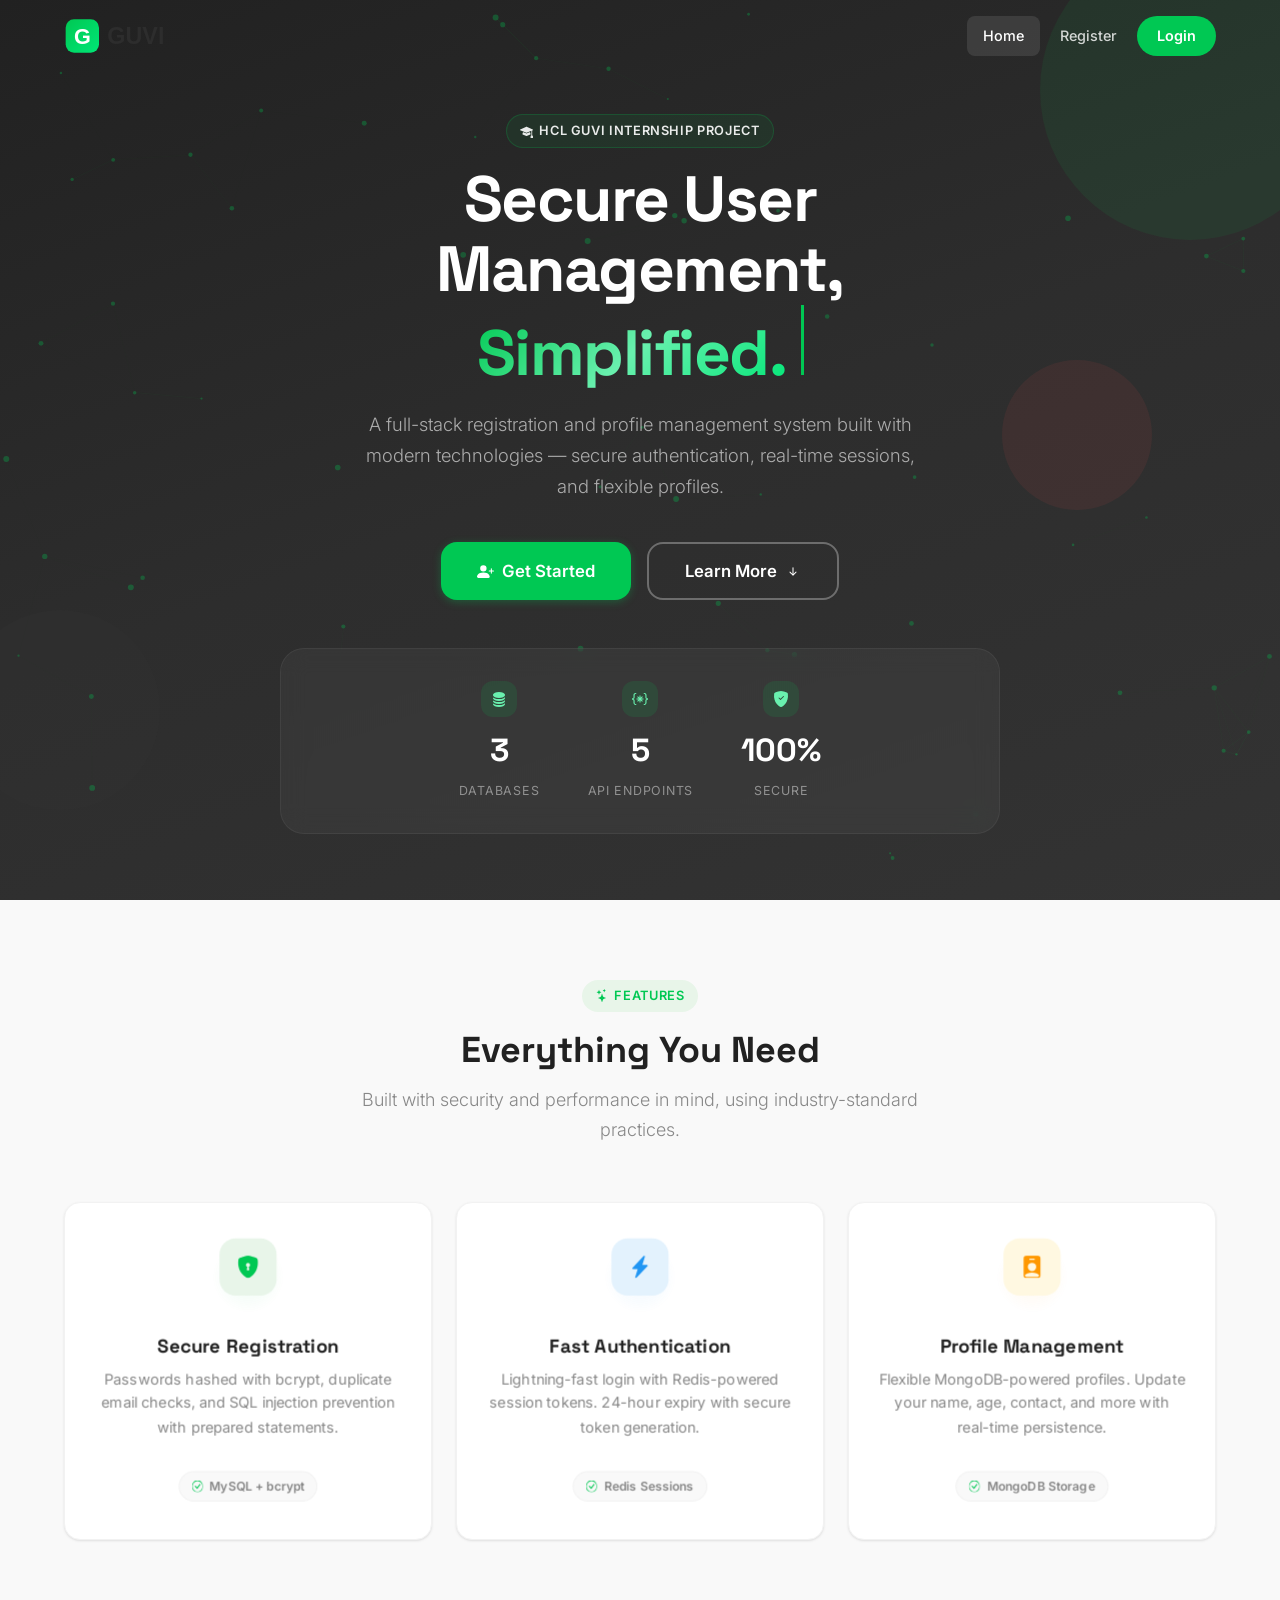
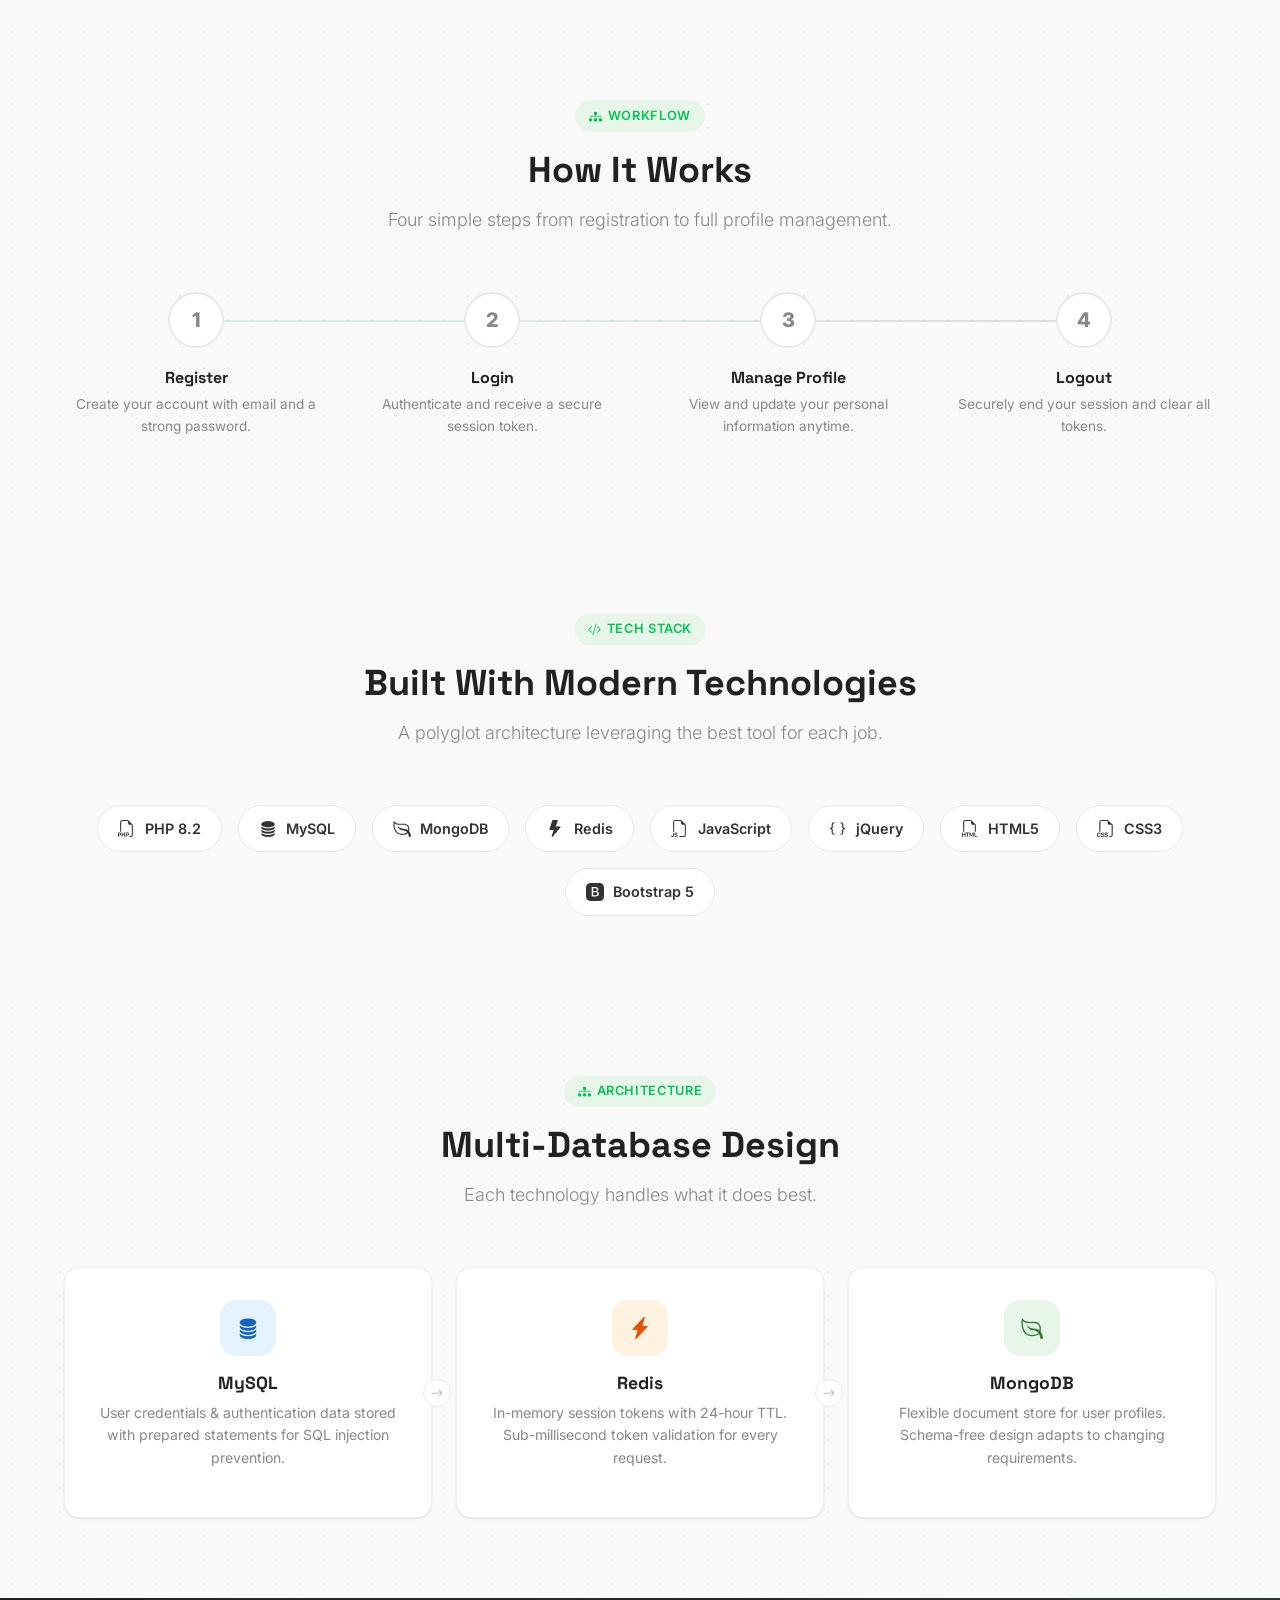
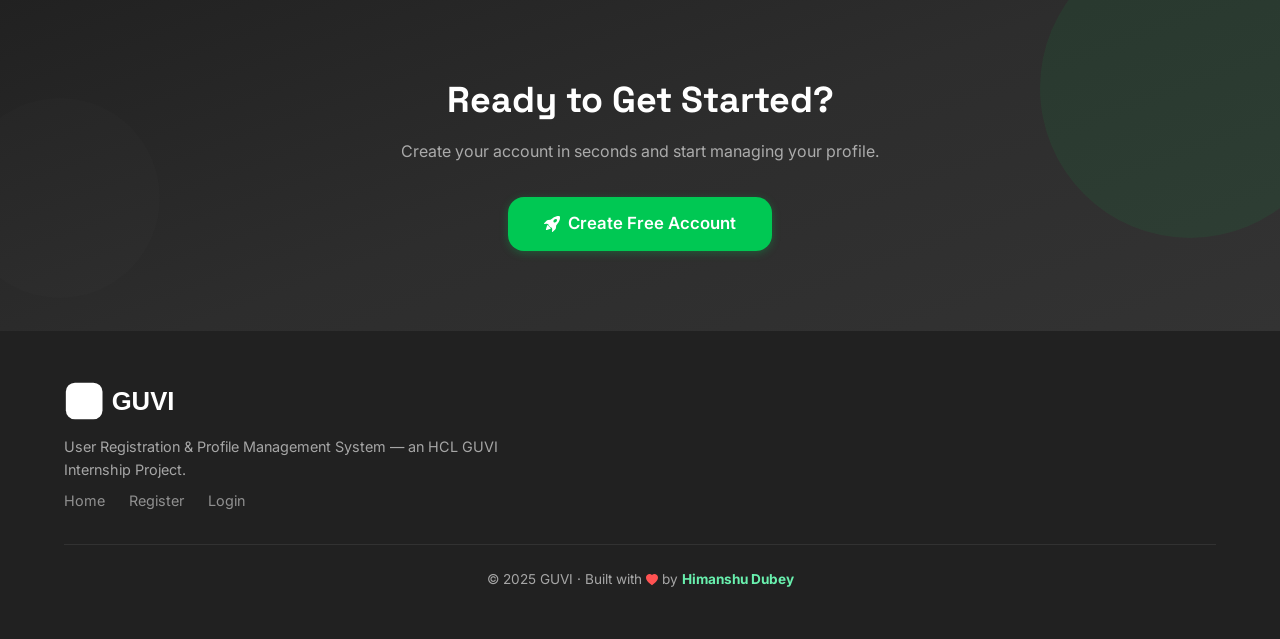
<file: index.html>
<!DOCTYPE html>
<html lang="en">
<head>
    <meta charset="UTF-8">
    <meta name="viewport" content="width=device-width, initial-scale=1.0">
    <title>GUVI — User Registration & Profile Management</title>
    <link rel="preconnect" href="https://fonts.googleapis.com">
    <link rel="preconnect" href="https://fonts.gstatic.com" crossorigin>
    <link href="https://fonts.googleapis.com/css2?family=Space+Grotesk:wght@500;600;700&display=swap" rel="stylesheet">
    <link rel="icon" type="image/svg+xml" href="assets/favicon.svg">
    <link rel="stylesheet" href="https://cdn.jsdelivr.net/npm/bootstrap@5.3.2/dist/css/bootstrap.min.css">
    <link rel="stylesheet" href="css/icons.css">
    <link rel="stylesheet" href="css/style.css">
</head>
<body>

    <!-- ======== Navbar ======== -->
    <nav class="guvi-navbar" id="navbar">
        <div class="container">
            <a class="navbar-brand" href="index.html">
                <img src="assets/logo.svg" alt="GUVI Logo" class="brand-logo">
            </a>
            <button class="nav-toggle" id="navToggle"><i class="bi bi-list"></i></button>
            <div class="nav-links" id="navLinks">
                <a href="index.html" class="nav-link active">Home</a>
                <a href="register.html" class="nav-link">Register</a>
                <a href="login.html" class="nav-link btn-nav">Login</a>
            </div>
        </div>
    </nav>

    <!-- Scroll Progress Bar -->
    <div class="scroll-progress" id="scrollProgress"></div>

    <!-- Cursor Glow -->
    <div class="cursor-glow" id="cursorGlow"></div>

    <!-- ======== Hero Section ======== -->
    <section class="hero" id="hero">
        <canvas id="particles-canvas"></canvas>
        <div class="floating-shapes">
            <div class="shape shape-1"></div>
            <div class="shape shape-2"></div>
            <div class="shape shape-3"></div>
        </div>
        <div class="container">
            <div class="hero-content">
                <div class="section-badge" style="background:rgba(0,200,83,0.08);color:rgba(255,255,255,0.9);border:1px solid rgba(0,200,83,0.2);">
                    <i class="bi bi-mortarboard-fill"></i> HCL GUVI Internship Project
                </div>
                <h1 class="hero-title">Secure User Management,<br><span class="text-gradient-hero" id="heroTyped"></span><span class="typewriter" id="typeCursor">&nbsp;</span></h1>
                <p class="lead hero-subtitle">A full-stack registration and profile management system built with modern technologies — secure authentication, real-time sessions, and flexible profiles.</p>
                <div class="hero-actions">
                    <a href="register.html" class="btn btn-primary btn-lg btn-magnetic" data-tooltip="Create your free account">
                        <i class="bi bi-person-plus-fill"></i> Get Started
                    </a>
                    <a href="#features" class="btn btn-outline btn-lg btn-magnetic">
                        Learn More <i class="bi bi-arrow-down-short"></i>
                    </a>
                </div>
                <div class="hero-stats glass-stats">
                    <div class="hero-stat">
                        <div class="stat-icon"><i class="bi bi-database-fill"></i></div>
                        <div class="number counter-animated" data-target="3" data-suffix="">0</div>
                        <div class="label">Databases</div>
                    </div>
                    <div class="hero-stat">
                        <div class="stat-icon"><i class="bi bi-braces-asterisk"></i></div>
                        <div class="number counter-animated" data-target="5" data-suffix="">0</div>
                        <div class="label">API Endpoints</div>
                    </div>
                    <div class="hero-stat">
                        <div class="stat-icon"><i class="bi bi-shield-fill-check"></i></div>
                        <div class="number counter-animated" data-target="100" data-suffix="%">0</div>
                        <div class="label">Secure</div>
                    </div>
                </div>
            </div>
        </div>
    </section>

    <!-- ======== Features ======== -->
    <section class="section" id="features">
        <div class="container">
            <div class="section-header animate-in">
                <div class="section-badge"><i class="bi bi-stars"></i> Features</div>
                <h2>Everything You Need</h2>
                <p class="lead">Built with security and performance in mind, using industry-standard practices.</p>
            </div>
            <div class="feature-grid">
                <div class="card feature-card card-glow tilt-card animate-in delay-1">
                    <div class="card-body">
                        <div class="feature-icon-wrapper green-glow">
                            <div class="feature-icon green"><i class="bi bi-shield-lock-fill"></i></div>
                        </div>
                        <h4>Secure Registration</h4>
                        <p>Passwords hashed with bcrypt, duplicate email checks, and SQL injection prevention with prepared statements.</p>
                        <div class="card-tag"><i class="bi bi-check-circle"></i> MySQL + bcrypt</div>
                    </div>
                </div>
                <div class="card feature-card card-glow tilt-card animate-in delay-2">
                    <div class="card-body">
                        <div class="feature-icon-wrapper blue-glow">
                            <div class="feature-icon blue"><i class="bi bi-lightning-charge-fill"></i></div>
                        </div>
                        <h4>Fast Authentication</h4>
                        <p>Lightning-fast login with Redis-powered session tokens. 24-hour expiry with secure token generation.</p>
                        <div class="card-tag"><i class="bi bi-check-circle"></i> Redis Sessions</div>
                    </div>
                </div>
                <div class="card feature-card card-glow tilt-card animate-in delay-3">
                    <div class="card-body">
                        <div class="feature-icon-wrapper amber-glow">
                            <div class="feature-icon amber"><i class="bi bi-person-badge-fill"></i></div>
                        </div>
                        <h4>Profile Management</h4>
                        <p>Flexible MongoDB-powered profiles. Update your name, age, contact, and more with real-time persistence.</p>
                        <div class="card-tag"><i class="bi bi-check-circle"></i> MongoDB Storage</div>
                    </div>
                </div>
            </div>
        </div>
    </section>

    <!-- ======== How It Works ======== -->
    <section class="section bg-dots" style="background-color:var(--gray-50);">
        <div class="container">
            <div class="section-header animate-in">
                <div class="section-badge"><i class="bi bi-diagram-3-fill"></i> Workflow</div>
                <h2>How It Works</h2>
                <p class="lead">Four simple steps from registration to full profile management.</p>
            </div>
            <div class="steps-grid">
                <div class="step-card animate-in delay-1">
                    <div class="step-number">1</div>
                    <h4>Register</h4>
                    <p>Create your account with email and a strong password.</p>
                </div>
                <div class="step-card animate-in delay-2">
                    <div class="step-number">2</div>
                    <h4>Login</h4>
                    <p>Authenticate and receive a secure session token.</p>
                </div>
                <div class="step-card animate-in delay-3">
                    <div class="step-number">3</div>
                    <h4>Manage Profile</h4>
                    <p>View and update your personal information anytime.</p>
                </div>
                <div class="step-card animate-in delay-4">
                    <div class="step-number">4</div>
                    <h4>Logout</h4>
                    <p>Securely end your session and clear all tokens.</p>
                </div>
            </div>
        </div>
    </section>

    <!-- ======== Tech Stack ======== -->
    <section class="section">
        <div class="container">
            <div class="section-header animate-in">
                <div class="section-badge"><i class="bi bi-code-slash"></i> Tech Stack</div>
                <h2>Built With Modern Technologies</h2>
                <p class="lead">A polyglot architecture leveraging the best tool for each job.</p>
            </div>
            <div class="tech-grid animate-in">
                <div class="tech-badge tech-php"><i class="bi bi-filetype-php"></i> PHP 8.2</div>
                <div class="tech-badge tech-mysql"><i class="bi bi-database-fill"></i> MySQL</div>
                <div class="tech-badge tech-mongo"><i class="bi bi-leaf"></i> MongoDB</div>
                <div class="tech-badge tech-redis"><i class="bi bi-lightning-fill"></i> Redis</div>
                <div class="tech-badge tech-js"><i class="bi bi-filetype-js"></i> JavaScript</div>
                <div class="tech-badge tech-jq"><i class="bi bi-braces"></i> jQuery</div>
                <div class="tech-badge tech-html"><i class="bi bi-filetype-html"></i> HTML5</div>
                <div class="tech-badge tech-css"><i class="bi bi-filetype-css"></i> CSS3</div>
                <div class="tech-badge tech-bi"><i class="bi bi-bootstrap-fill"></i> Bootstrap 5</div>
            </div>
        </div>
    </section>

    <!-- ======== Architecture ======== -->
    <section class="section bg-dots" style="background-color:var(--gray-50);">
        <div class="container">
            <div class="section-header animate-in">
                <div class="section-badge"><i class="bi bi-diagram-3-fill"></i> Architecture</div>
                <h2>Multi-Database Design</h2>
                <p class="lead">Each technology handles what it does best.</p>
            </div>
            <div class="arch-grid">
                <div class="arch-card animate-in delay-1">
                    <div class="arch-icon" style="background:#E3F2FD;color:#1565C0;"><i class="bi bi-database-fill"></i></div>
                    <h4>MySQL</h4>
                    <p>User credentials &amp; authentication data stored with prepared statements for SQL injection prevention.</p>
                    <div class="arch-arrow"><i class="bi bi-arrow-right"></i></div>
                </div>
                <div class="arch-card animate-in delay-2">
                    <div class="arch-icon" style="background:#FFF3E0;color:#E65100;"><i class="bi bi-lightning-charge-fill"></i></div>
                    <h4>Redis</h4>
                    <p>In-memory session tokens with 24-hour TTL. Sub-millisecond token validation for every request.</p>
                    <div class="arch-arrow"><i class="bi bi-arrow-right"></i></div>
                </div>
                <div class="arch-card animate-in delay-3">
                    <div class="arch-icon" style="background:#E8F5E9;color:#2E7D32;"><i class="bi bi-leaf"></i></div>
                    <h4>MongoDB</h4>
                    <p>Flexible document store for user profiles. Schema-free design adapts to changing requirements.</p>
                </div>
            </div>
        </div>
    </section>

    <!-- ======== CTA ======== -->
    <section class="cta-section">
        <div class="floating-shapes">
            <div class="shape shape-1"></div>
            <div class="shape shape-2"></div>
        </div>
        <div class="container" style="position:relative;z-index:2;">
            <div class="animate-in">
                <h2>Ready to Get Started?</h2>
                <p>Create your account in seconds and start managing your profile.</p>
                <a href="register.html" class="btn btn-primary btn-lg">
                    <i class="bi bi-rocket-takeoff-fill"></i> Create Free Account
                </a>
            </div>
        </div>
    </section>

    <!-- ======== Footer ======== -->
    <footer class="site-footer">
        <div class="container">
            <div class="footer-brand">
                <img src="assets/logo.svg" alt="GUVI Logo" class="brand-logo">
            </div>
            <p style="max-width:440px;font-size:0.9rem;margin-bottom:0.5rem;">User Registration & Profile Management System — an HCL GUVI Internship Project.</p>
            <div class="footer-links">
                <a href="index.html">Home</a>
                <a href="register.html">Register</a>
                <a href="login.html">Login</a>
            </div>
            <div class="footer-bottom">
                <p>&copy; 2025 GUVI &middot; Built with <i class="bi bi-heart-fill" style="color:var(--accent);font-size:0.75rem;"></i> by <strong>Himanshu Dubey</strong></p>
            </div>
        </div>
    </footer>

    <!-- Back to Top -->
    <button class="back-to-top" id="backToTop" aria-label="Back to top"><i class="bi bi-arrow-up"></i></button>

    <!-- ======== Scripts ======== -->
    <script src="https://cdn.jsdelivr.net/npm/jquery@3.7.1/dist/jquery.min.js"></script>
    <script>
    $(function () {

        // ═══════════════════════════════════════════
        //  1. NAVBAR SCROLL + SCROLL PROGRESS
        // ═══════════════════════════════════════════
        $(window).scroll(function () {
            const scrollTop = $(this).scrollTop();
            $('#navbar').toggleClass('scrolled', scrollTop > 50);

            // Scroll progress bar
            const docHeight = $(document).height() - $(window).height();
            const pct = docHeight > 0 ? (scrollTop / docHeight) * 100 : 0;
            $('#scrollProgress').css('width', pct + '%');

            // Back to top
            $('#backToTop').toggleClass('visible', scrollTop > 500);
        });

        $('#backToTop').click(function () {
            $('html, body').animate({ scrollTop: 0 }, 600);
        });

        // Mobile nav toggle
        $('#navToggle').click(function () {
            $('#navLinks').toggleClass('show');
        });

        // ═══════════════════════════════════════════
        //  2. PARTICLE CANVAS (Hero Background)
        // ═══════════════════════════════════════════
        (function () {
            const canvas = document.getElementById('particles-canvas');
            if (!canvas) return;
            const ctx = canvas.getContext('2d');
            let particles = [];
            let mouse = { x: null, y: null };
            const PARTICLE_COUNT = 60;
            const CONNECT_DIST = 120;

            function resize() {
                const hero = canvas.parentElement;
                canvas.width = hero.offsetWidth;
                canvas.height = hero.offsetHeight;
            }
            resize();
            window.addEventListener('resize', resize);

            canvas.parentElement.addEventListener('mousemove', function (e) {
                const rect = canvas.getBoundingClientRect();
                mouse.x = e.clientX - rect.left;
                mouse.y = e.clientY - rect.top;
            });
            canvas.parentElement.addEventListener('mouseleave', function () {
                mouse.x = null; mouse.y = null;
            });

            function Particle() {
                this.x = Math.random() * canvas.width;
                this.y = Math.random() * canvas.height;
                this.vx = (Math.random() - 0.5) * 0.5;
                this.vy = (Math.random() - 0.5) * 0.5;
                this.r = Math.random() * 2 + 1;
            }
            Particle.prototype.update = function () {
                this.x += this.vx;
                this.y += this.vy;
                if (this.x < 0 || this.x > canvas.width) this.vx *= -1;
                if (this.y < 0 || this.y > canvas.height) this.vy *= -1;
                // Mouse interaction
                if (mouse.x !== null) {
                    const dx = mouse.x - this.x;
                    const dy = mouse.y - this.y;
                    const dist = Math.sqrt(dx * dx + dy * dy);
                    if (dist < 150) {
                        this.x -= dx * 0.01;
                        this.y -= dy * 0.01;
                    }
                }
            };
            Particle.prototype.draw = function () {
                ctx.beginPath();
                ctx.arc(this.x, this.y, this.r, 0, Math.PI * 2);
                ctx.fillStyle = 'rgba(0, 200, 83, 0.3)';
                ctx.fill();
            };

            for (let i = 0; i < PARTICLE_COUNT; i++) particles.push(new Particle());

            function animate() {
                ctx.clearRect(0, 0, canvas.width, canvas.height);
                // Update + draw
                for (let i = 0; i < particles.length; i++) {
                    particles[i].update();
                    particles[i].draw();
                    // Connect nearby
                    for (let j = i + 1; j < particles.length; j++) {
                        const dx = particles[i].x - particles[j].x;
                        const dy = particles[i].y - particles[j].y;
                        const dist = Math.sqrt(dx * dx + dy * dy);
                        if (dist < CONNECT_DIST) {
                            ctx.beginPath();
                            ctx.moveTo(particles[i].x, particles[i].y);
                            ctx.lineTo(particles[j].x, particles[j].y);
                            ctx.strokeStyle = 'rgba(0, 200, 83, ' + (0.12 * (1 - dist / CONNECT_DIST)) + ')';
                            ctx.lineWidth = 0.5;
                            ctx.stroke();
                        }
                    }
                }
                requestAnimationFrame(animate);
            }
            animate();
        })();

        // ═══════════════════════════════════════════
        //  3. TYPEWRITER EFFECT
        // ═══════════════════════════════════════════
        (function () {
            const words = ['Simplified.', 'Secure.', 'Blazing Fast.', 'Modern.'];
            let wordIdx = 0, charIdx = 0, deleting = false;
            const $el = $('#heroTyped');
            const SPEED = 100, PAUSE = 2000, DEL_SPEED = 50;

            function type() {
                const word = words[wordIdx];
                if (!deleting) {
                    $el.text(word.substring(0, charIdx + 1));
                    charIdx++;
                    if (charIdx === word.length) {
                        setTimeout(function () { deleting = true; type(); }, PAUSE);
                        return;
                    }
                } else {
                    $el.text(word.substring(0, charIdx - 1));
                    charIdx--;
                    if (charIdx === 0) {
                        deleting = false;
                        wordIdx = (wordIdx + 1) % words.length;
                    }
                }
                setTimeout(type, deleting ? DEL_SPEED : SPEED);
            }
            type();
        })();

        // ═══════════════════════════════════════════
        //  4. ANIMATED COUNTERS
        // ═══════════════════════════════════════════
        const counterObserver = new IntersectionObserver(function (entries) {
            entries.forEach(function (entry) {
                if (!entry.isIntersecting) return;
                const el = entry.target;
                if (el.dataset.counted) return;
                el.dataset.counted = '1';
                const target = parseInt(el.dataset.target);
                const suffix = el.dataset.suffix || '';
                const duration = 1500;
                const start = performance.now();
                function tick(now) {
                    const pct = Math.min((now - start) / duration, 1);
                    // ease-out quad
                    const ease = 1 - (1 - pct) * (1 - pct);
                    el.textContent = Math.round(ease * target) + suffix;
                    if (pct < 1) requestAnimationFrame(tick);
                }
                requestAnimationFrame(tick);
            });
        }, { threshold: 0.5 });
        document.querySelectorAll('.counter-animated').forEach(function (el) {
            counterObserver.observe(el);
        });

        // ═══════════════════════════════════════════
        //  5. TILT CARDS (3D mouse-follow)
        // ═══════════════════════════════════════════
        document.querySelectorAll('.tilt-card').forEach(function (card) {
            card.addEventListener('mousemove', function (e) {
                const rect = card.getBoundingClientRect();
                const x = e.clientX - rect.left;
                const y = e.clientY - rect.top;
                const cx = rect.width / 2;
                const cy = rect.height / 2;
                const rotateX = ((y - cy) / cy) * -8;
                const rotateY = ((x - cx) / cx) * 8;
                card.style.transform = 'perspective(1000px) rotateX(' + rotateX + 'deg) rotateY(' + rotateY + 'deg) scale(1.02)';
            });
            card.addEventListener('mouseleave', function () {
                card.style.transform = 'perspective(1000px) rotateX(0) rotateY(0) scale(1)';
            });
        });

        // ═══════════════════════════════════════════
        //  6. CARD GLOW (follows mouse)
        // ═══════════════════════════════════════════
        document.querySelectorAll('.card-glow').forEach(function (card) {
            card.addEventListener('mousemove', function (e) {
                const rect = card.getBoundingClientRect();
                const x = e.clientX - rect.left;
                const y = e.clientY - rect.top;
                card.style.setProperty('--glow-x', x + 'px');
                card.style.setProperty('--glow-y', y + 'px');
                const before = card.querySelector(':before') || card;
                card.setAttribute('style', card.getAttribute('style') || '');
            });
        });

        // ═══════════════════════════════════════════
        //  7. CURSOR GLOW
        // ═══════════════════════════════════════════
        (function () {
            const glow = document.getElementById('cursorGlow');
            if (!glow || window.innerWidth < 768) return;
            let mouseX = 0, mouseY = 0, glowX = 0, glowY = 0;
            document.addEventListener('mousemove', function (e) {
                mouseX = e.clientX; mouseY = e.clientY;
                glow.classList.add('active');
            });
            document.addEventListener('mouseleave', function () {
                glow.classList.remove('active');
            });
            function trackGlow() {
                glowX += (mouseX - glowX) * 0.08;
                glowY += (mouseY - glowY) * 0.08;
                glow.style.left = glowX + 'px';
                glow.style.top = glowY + 'px';
                requestAnimationFrame(trackGlow);
            }
            trackGlow();
        })();

        // ═══════════════════════════════════════════
        //  8. MAGNETIC BUTTONS
        // ═══════════════════════════════════════════
        document.querySelectorAll('.btn-magnetic').forEach(function (btn) {
            btn.addEventListener('mousemove', function (e) {
                const rect = btn.getBoundingClientRect();
                const dx = e.clientX - (rect.left + rect.width / 2);
                const dy = e.clientY - (rect.top + rect.height / 2);
                btn.style.transform = 'translate(' + (dx * 0.15) + 'px, ' + (dy * 0.15 - 2) + 'px)';
            });
            btn.addEventListener('mouseleave', function () {
                btn.style.transform = '';
            });
        });

        // ═══════════════════════════════════════════
        //  9. RIPPLE EFFECT ON ALL .btn
        // ═══════════════════════════════════════════
        $(document).on('click', '.btn', function (e) {
            const $btn = $(this);
            const rect = this.getBoundingClientRect();
            const size = Math.max(rect.width, rect.height);
            const $ripple = $('<span class="ripple"></span>').css({
                width: size + 'px',
                height: size + 'px',
                left: (e.clientX - rect.left - size / 2) + 'px',
                top: (e.clientY - rect.top - size / 2) + 'px'
            });
            $btn.append($ripple);
            setTimeout(function () { $ripple.remove(); }, 600);
        });

        // ═══════════════════════════════════════════
        //  10. SCROLL TRIGGERED ANIMATIONS
        // ═══════════════════════════════════════════
        const observer = new IntersectionObserver(function (entries) {
            entries.forEach(function (entry) {
                if (entry.isIntersecting) entry.target.classList.add('visible');
            });
        }, { threshold: 0.1, rootMargin: '0px 0px -40px 0px' });
        document.querySelectorAll('.animate-in').forEach(function (el) { observer.observe(el); });

        // ═══════════════════════════════════════════
        //  11. SMOOTH ANCHOR SCROLL
        // ═══════════════════════════════════════════
        $('a[href^="#"]').click(function (e) {
            const target = $($(this).attr('href'));
            if (target.length) {
                e.preventDefault();
                $('html, body').animate({ scrollTop: target.offset().top - 80 }, 600);
            }
        });

        // ═══════════════════════════════════════════
        //  12. PARALLAX SHAPES IN HERO
        // ═══════════════════════════════════════════
        $(window).scroll(function () {
            const st = $(this).scrollTop();
            if (st < window.innerHeight) {
                const offset = st * 0.3;
                $('.floating-shapes .shape-1').css('transform', 'translate(0, ' + offset + 'px)');
                $('.floating-shapes .shape-2').css('transform', 'translate(0, ' + (-offset * 0.5) + 'px)');
                $('.floating-shapes .shape-3').css('transform', 'translate(0, ' + (offset * 0.7) + 'px)');
            }
        });

        // Redirect logged-in users
        if (localStorage.getItem('guvi_token')) {
            $('.nav-link.btn-nav').text('Dashboard').attr('href', 'profile.html');
        }

    });
    </script>
</body>
</html>
</file>
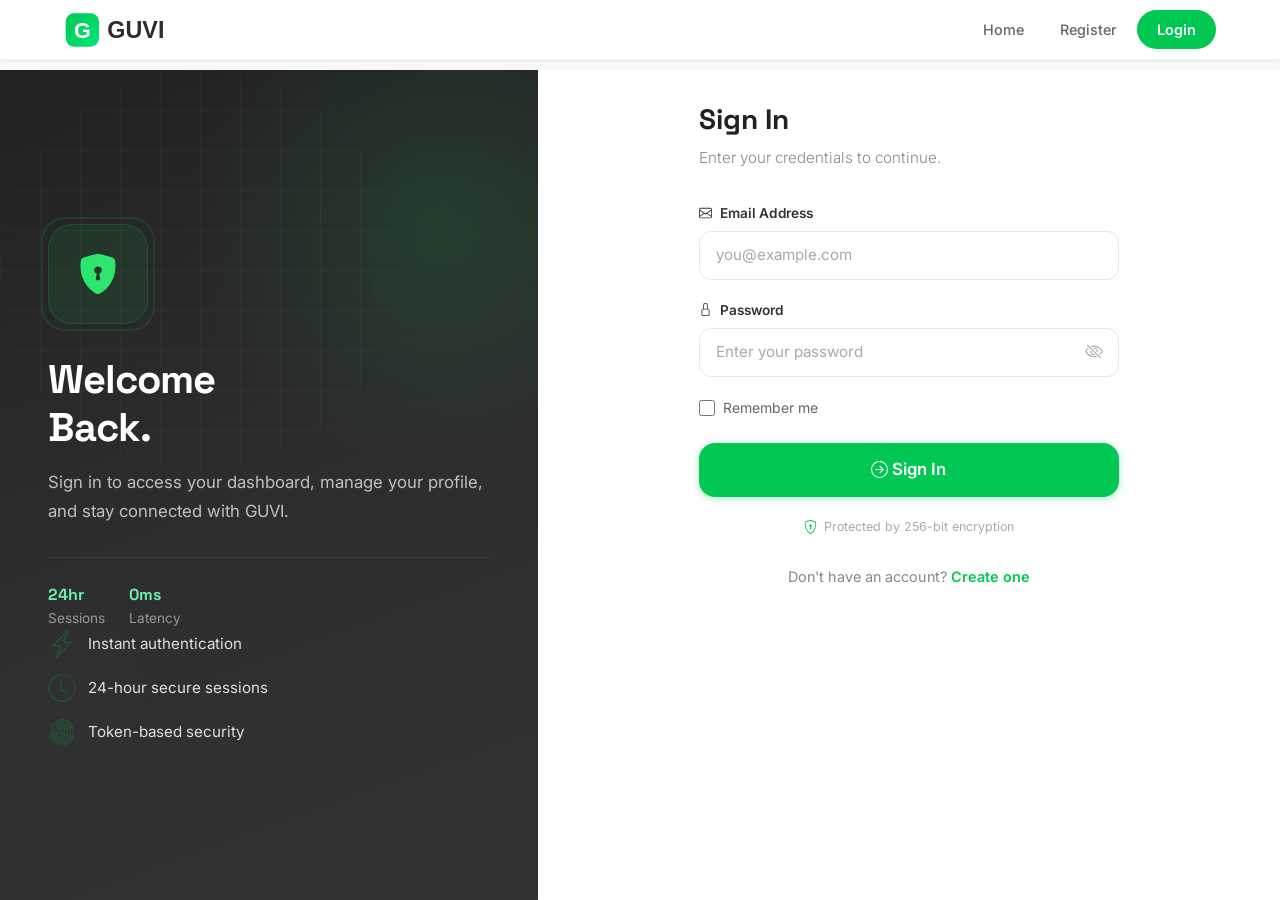
<file: login.html>
<!DOCTYPE html>
<html lang="en">
<head>
    <meta charset="UTF-8">
    <meta name="viewport" content="width=device-width, initial-scale=1.0">
    <title>Login — GUVI</title>
    <link rel="preconnect" href="https://fonts.googleapis.com">
    <link rel="preconnect" href="https://fonts.gstatic.com" crossorigin>
    <link href="https://fonts.googleapis.com/css2?family=Space+Grotesk:wght@500;600;700&display=swap" rel="stylesheet">
    <link rel="icon" type="image/svg+xml" href="assets/favicon.svg">
    <link rel="stylesheet" href="https://cdn.jsdelivr.net/npm/bootstrap@5.3.2/dist/css/bootstrap.min.css">
    <link rel="stylesheet" href="css/icons.css">
    <link rel="stylesheet" href="css/style.css">
    <link rel="stylesheet" href="css/login.css">
</head>
<body>

    <!-- Navbar -->
    <nav class="guvi-navbar scrolled" id="navbar">
        <div class="container">
            <a class="navbar-brand" href="index.html" style="color:var(--gray-900)">
                <img src="assets/logo.svg" alt="GUVI Logo" class="brand-logo">
            </a>
            <button class="nav-toggle" id="navToggle" style="color:var(--gray-900)"><i class="bi bi-list"></i></button>
            <div class="nav-links" id="navLinks">
                <a href="index.html" class="nav-link" style="color:var(--gray-600)">Home</a>
                <a href="register.html" class="nav-link" style="color:var(--gray-600)">Register</a>
                <a href="login.html" class="nav-link btn-nav">Login</a>
            </div>
        </div>
    </nav>

    <!-- Auth Layout -->
    <div class="auth-page login-page">

        <!-- Brand Panel (Left) -->
        <div class="auth-brand">
            <div class="floating-shapes">
                <div class="shape blob-1"></div>
                <div class="shape blob-2"></div>
            </div>
            <div class="auth-brand-content">
                <div class="login-hero-icon">
                    <i class="bi bi-shield-lock-fill"></i>
                </div>
                <h1 style="font-family:'Space Grotesk',sans-serif;">Welcome<br>Back.</h1>
                <p>Sign in to access your dashboard, manage your profile, and stay connected with GUVI.</p>
                <div class="brand-trust">
                    <div class="trust-stat"><span>24hr</span> Sessions</div>
                    <div class="trust-stat"><span>0ms</span> Latency</div>
                </div>
                <div class="auth-features">
                    <div class="auth-feature">
                        <i class="bi bi-lightning-charge"></i>
                        <span>Instant authentication</span>
                    </div>
                    <div class="auth-feature">
                        <i class="bi bi-clock-history"></i>
                        <span>24-hour secure sessions</span>
                    </div>
                    <div class="auth-feature">
                        <i class="bi bi-fingerprint"></i>
                        <span>Token-based security</span>
                    </div>
                </div>
            </div>
        </div>

        <!-- Form Panel (Right) -->
        <div class="auth-form-panel">
            <div class="auth-form-wrapper">
                <h2 style="font-family:'Space Grotesk',sans-serif;">Sign In</h2>
                <p class="lead">Enter your credentials to continue.</p>

                <form id="loginForm" class="login-form" novalidate>
                    <!-- Email -->
                    <div class="form-group">
                        <label class="form-label" for="email">
                            <i class="bi bi-envelope" style="margin-right:4px;"></i> Email Address
                        </label>
                        <input type="email" class="form-control" id="email" name="email" placeholder="you@example.com" autocomplete="email" required>
                        <div class="form-hint" id="emailHint"></div>
                    </div>

                    <!-- Password -->
                    <div class="form-group">
                        <label class="form-label" for="password">
                            <i class="bi bi-lock" style="margin-right:4px;"></i> Password
                        </label>
                        <div class="input-icon-wrapper">
                            <input type="password" class="form-control" id="password" name="password" placeholder="Enter your password" autocomplete="current-password" required>
                            <button type="button" class="toggle-btn" data-target="password" aria-label="Toggle password visibility">
                                <i class="bi bi-eye-slash"></i>
                            </button>
                        </div>
                    </div>

                    <!-- Remember / Forgot -->
                    <div class="remember-group">
                        <label>
                            <input type="checkbox" id="rememberMe"> Remember me
                        </label>
                    </div>

                    <!-- Submit -->
                    <button type="submit" class="btn btn-primary btn-lg btn-block btn-glow" id="submitBtn">
                        <span class="btn-text"><i class="bi bi-arrow-right-circle"></i> Sign In</span>
                        <span class="spinner" style="display:none;"></span>
                    </button>

                    <div class="secure-note">
                        <i class="bi bi-shield-lock"></i> Protected by 256-bit encryption
                    </div>
                </form>

                <div class="auth-footer">
                    Don't have an account? <a href="register.html">Create one</a>
                </div>
            </div>
        </div>
    </div>

    <!-- Toast Container -->
    <div id="toast-container"></div>

    <!-- Scripts -->
    <script src="https://cdn.jsdelivr.net/npm/jquery@3.7.1/dist/jquery.min.js"></script>
    <script src="js/login.js"></script>
</body>
</html>
</file>
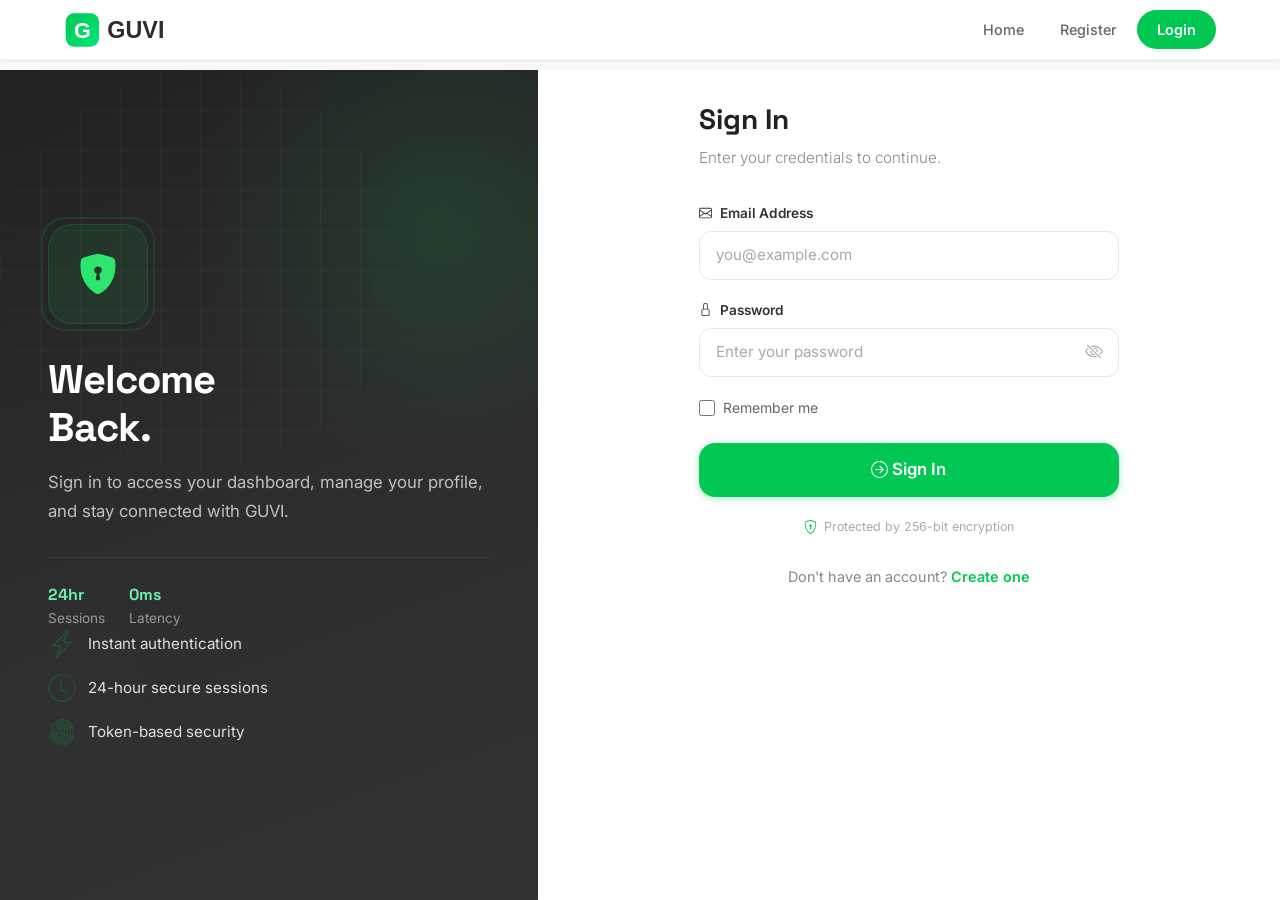
<file: profile.html>
<!DOCTYPE html>
<html lang="en">
<head>
    <meta charset="UTF-8">
    <meta name="viewport" content="width=device-width, initial-scale=1.0">
    <title>Profile — GUVI</title>
    <link rel="preconnect" href="https://fonts.googleapis.com">
    <link rel="preconnect" href="https://fonts.gstatic.com" crossorigin>
    <link href="https://fonts.googleapis.com/css2?family=Space+Grotesk:wght@500;600;700&display=swap" rel="stylesheet">
    <link rel="icon" type="image/svg+xml" href="assets/favicon.svg">
    <link rel="stylesheet" href="https://cdn.jsdelivr.net/npm/bootstrap@5.3.2/dist/css/bootstrap.min.css">
    <link rel="stylesheet" href="css/icons.css">
    <link rel="stylesheet" href="css/style.css">
    <link rel="stylesheet" href="css/profile.css">
</head>
<body>

    <!-- Navbar -->
    <nav class="guvi-navbar scrolled" id="navbar" style="background:rgba(255,255,255,0.95);backdrop-filter:blur(20px);box-shadow:0 1px 3px rgba(0,0,0,0.06);">
        <div class="container">
            <a class="navbar-brand" href="index.html" style="color:var(--gray-900)">
                <img src="assets/logo.svg" alt="GUVI Logo" class="brand-logo">
            </a>
            <button class="nav-toggle" id="navToggle" style="color:var(--gray-900)"><i class="bi bi-list"></i></button>
            <div class="nav-links" id="navLinks">
                <a href="index.html" class="nav-link" style="color:var(--gray-600)">Home</a>
                <a href="profile.html" class="nav-link active" style="color:var(--gray-900)">Profile</a>
                <a href="#" class="nav-link btn-nav" id="navLogout"><i class="bi bi-box-arrow-right"></i> Logout</a>
            </div>
        </div>
    </nav>

    <!-- Profile Page -->
    <div class="profile-page">
        <div class="profile-container">

            <!-- Profile Header -->
            <div class="profile-header" id="profileHeader">
                <div class="profile-header-inner">
                    <div class="avatar-wrapper">
                        <div class="avatar avatar-lg" id="avatar">?</div>
                        <div class="avatar-ring"></div>
                    </div>
                    <div class="profile-header-info">
                        <h2 id="displayName" style="font-family:'Space Grotesk',sans-serif;">Loading...</h2>
                        <p id="displayEmail">—</p>
                        <div class="profile-header-badge">
                            <i class="bi bi-patch-check-fill"></i> Verified Account
                        </div>
                    </div>
                    <div class="profile-completion" id="completionRing">
                        <svg width="52" height="52" viewBox="0 0 40 40">
                            <circle class="bg" cx="20" cy="20" r="18" stroke-dasharray="113.1" stroke-dashoffset="0"></circle>
                            <circle class="fg" cx="20" cy="20" r="18" stroke-dasharray="113.1" stroke-dashoffset="113.1"></circle>
                        </svg>
                        <span class="pct">0%</span>
                        <span class="ring-label">Complete</span>
                    </div>
                </div>
            </div>

            <!-- Profile Form Card -->
            <div class="profile-form-card">
                <form id="profileForm" novalidate>

                    <!-- Account Section -->
                    <div class="section-label">
                        <i class="bi bi-person-circle"></i> Account Information
                    </div>
                    <div class="profile-fields-grid">
                        <div class="form-group">
                            <label class="form-label" for="email">Email</label>
                            <input type="email" class="form-control field-readonly" id="email" readonly>
                        </div>
                        <div class="form-group">
                            <label class="form-label" for="fullName">Full Name</label>
                            <input type="text" class="form-control" id="fullName" name="full_name" placeholder="Enter your full name">
                        </div>
                    </div>

                    <!-- Personal Details Section -->
                    <div class="section-label" style="margin-top:2rem;">
                        <i class="bi bi-card-list"></i> Personal Details
                    </div>
                    <div class="profile-fields-grid">
                        <div class="form-group">
                            <label class="form-label" for="age">Age</label>
                            <input type="number" class="form-control" id="age" name="age" placeholder="e.g. 25" min="1" max="150">
                        </div>
                        <div class="form-group">
                            <label class="form-label" for="dob">Date of Birth</label>
                            <input type="date" class="form-control" id="dob" name="dob">
                        </div>
                        <div class="form-group">
                            <label class="form-label" for="contact">Contact Number</label>
                            <input type="tel" class="form-control" id="contact" name="contact" placeholder="9876543210" maxlength="10">
                        </div>
                        <div class="form-group full-width">
                            <label class="form-label" for="address">Address</label>
                            <textarea class="form-control" id="address" name="address" rows="3" placeholder="Enter your address" style="resize:vertical;"></textarea>
                        </div>
                    </div>

                    <!-- Actions -->
                    <div class="profile-actions">
                        <button type="button" class="btn-logout" id="logoutBtn">
                            <i class="bi bi-box-arrow-left"></i> Logout
                        </button>
                        <div class="profile-actions-right">
                            <span class="last-saved" id="lastSaved"><i class="bi bi-clock"></i> Not saved yet</span>
                            <button type="submit" class="btn btn-primary btn-lg btn-glow" id="saveBtn">
                                <span class="btn-text"><i class="bi bi-check2-circle"></i> Save Changes</span>
                                <span class="spinner" style="display:none;"></span>
                            </button>
                        </div>
                    </div>
                </form>
            </div>

        </div>
    </div>

    <!-- Toast Container -->
    <div id="toast-container"></div>

    <!-- Scripts -->
    <script src="https://cdn.jsdelivr.net/npm/jquery@3.7.1/dist/jquery.min.js"></script>
    <script src="js/profile.js"></script>
</body>
</html>
</file>
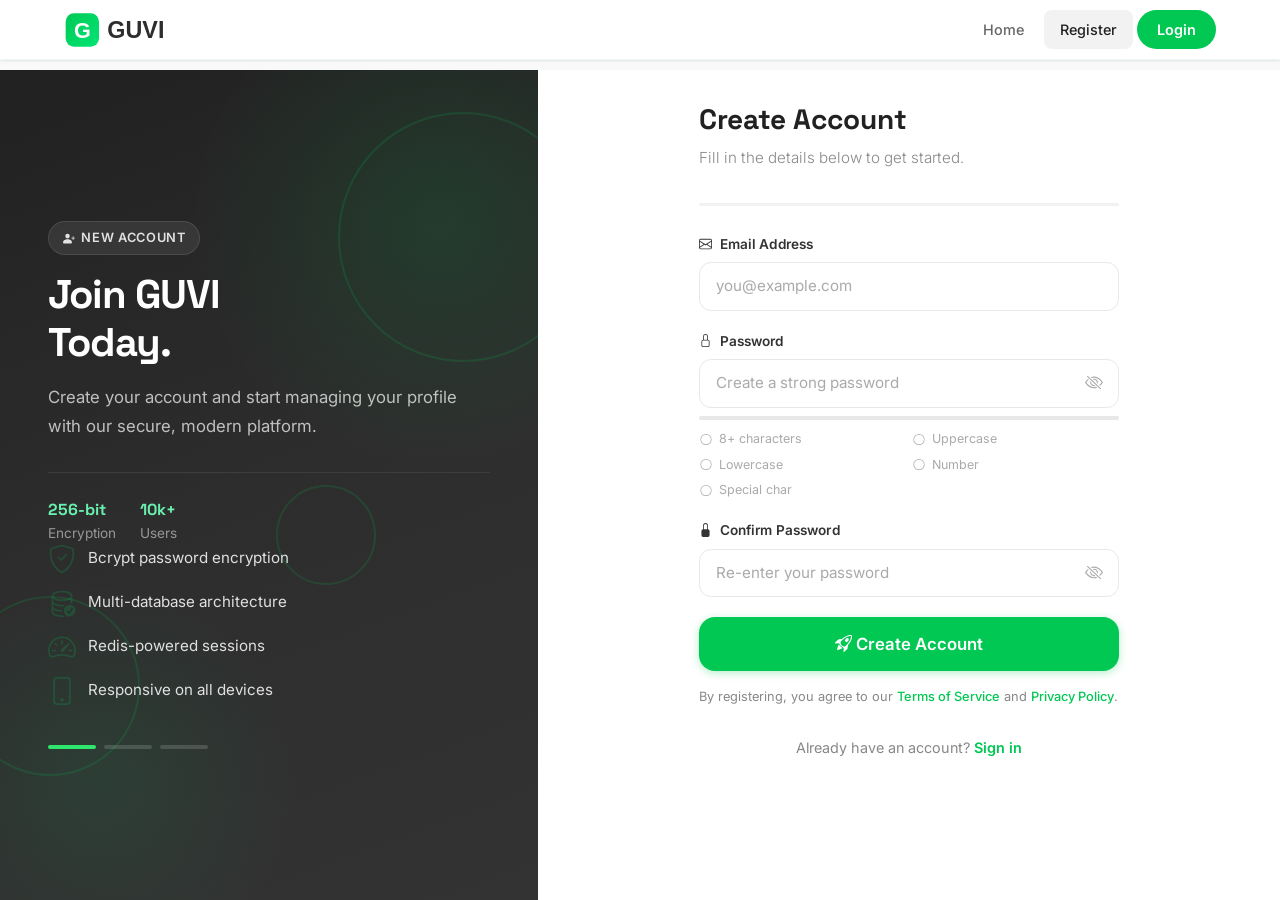
<file: register.html>
<!DOCTYPE html>
<html lang="en">
<head>
    <meta charset="UTF-8">
    <meta name="viewport" content="width=device-width, initial-scale=1.0">
    <title>Register — GUVI</title>
    <link rel="preconnect" href="https://fonts.googleapis.com">
    <link rel="preconnect" href="https://fonts.gstatic.com" crossorigin>
    <link href="https://fonts.googleapis.com/css2?family=Space+Grotesk:wght@500;600;700&display=swap" rel="stylesheet">
    <link rel="icon" type="image/svg+xml" href="assets/favicon.svg">
    <link rel="stylesheet" href="https://cdn.jsdelivr.net/npm/bootstrap@5.3.2/dist/css/bootstrap.min.css">
    <link rel="stylesheet" href="css/icons.css">
    <link rel="stylesheet" href="css/style.css">
    <link rel="stylesheet" href="css/register.css">
</head>
<body>

    <!-- Navbar -->
    <nav class="guvi-navbar scrolled" id="navbar">
        <div class="container">
            <a class="navbar-brand" href="index.html" style="color:var(--gray-900)">
                <img src="assets/logo.svg" alt="GUVI Logo" class="brand-logo">
            </a>
            <button class="nav-toggle" id="navToggle" style="color:var(--gray-900)"><i class="bi bi-list"></i></button>
            <div class="nav-links" id="navLinks">
                <a href="index.html" class="nav-link" style="color:var(--gray-600)">Home</a>
                <a href="register.html" class="nav-link active" style="color:var(--gray-900)">Register</a>
                <a href="login.html" class="nav-link btn-nav">Login</a>
            </div>
        </div>
    </nav>

    <!-- Auth Layout -->
    <div class="auth-page register-page">

        <!-- Brand Panel (Left) -->
        <div class="auth-brand">
            <div class="decor-ring decor-ring-1"></div>
            <div class="decor-ring decor-ring-2"></div>
            <div class="decor-ring decor-ring-3"></div>
            <div class="auth-brand-content">
                <div class="section-badge" style="background:rgba(255,255,255,0.08);color:rgba(255,255,255,0.85);border:1px solid rgba(255,255,255,0.1);">
                    <i class="bi bi-person-plus-fill"></i> New Account
                </div>
                <h1 style="font-family:'Space Grotesk',sans-serif;">Join GUVI<br>Today.</h1>
                <p>Create your account and start managing your profile with our secure, modern platform.</p>
                <div class="brand-trust">
                    <div class="trust-stat"><span>256-bit</span> Encryption</div>
                    <div class="trust-stat"><span>10k+</span> Users</div>
                </div>
                <div class="auth-features">
                    <div class="auth-feature">
                        <i class="bi bi-shield-check"></i>
                        <span>Bcrypt password encryption</span>
                    </div>
                    <div class="auth-feature">
                        <i class="bi bi-database-check"></i>
                        <span>Multi-database architecture</span>
                    </div>
                    <div class="auth-feature">
                        <i class="bi bi-speedometer2"></i>
                        <span>Redis-powered sessions</span>
                    </div>
                    <div class="auth-feature">
                        <i class="bi bi-phone"></i>
                        <span>Responsive on all devices</span>
                    </div>
                </div>
                <div class="auth-step-indicator">
                    <div class="step active"></div>
                    <div class="step"></div>
                    <div class="step"></div>
                </div>
            </div>
        </div>

        <!-- Form Panel (Right) -->
        <div class="auth-form-panel">
            <div class="auth-form-wrapper">
                <h2 style="font-family:'Space Grotesk',sans-serif;">Create Account</h2>
                <p class="lead">Fill in the details below to get started.</p>
                <div class="form-progress-bar">
                    <div class="form-progress-fill" id="formProgress"></div>
                </div>

                <form id="registerForm" class="register-form" novalidate>
                    <!-- Email -->
                    <div class="form-group">
                        <label class="form-label" for="email">
                            <i class="bi bi-envelope" style="margin-right:4px;"></i> Email Address
                        </label>
                        <input type="email" class="form-control" id="email" name="email" placeholder="you@example.com" autocomplete="email" required>
                        <div class="form-hint" id="emailHint"></div>
                    </div>

                    <!-- Password -->
                    <div class="form-group">
                        <label class="form-label" for="password">
                            <i class="bi bi-lock" style="margin-right:4px;"></i> Password
                        </label>
                        <div class="input-icon-wrapper">
                            <input type="password" class="form-control" id="password" name="password" placeholder="Create a strong password" autocomplete="new-password" required>
                            <button type="button" class="toggle-btn" data-target="password" aria-label="Toggle password visibility">
                                <i class="bi bi-eye-slash"></i>
                            </button>
                        </div>
                        <div class="strength-meter"><div class="bar" id="strengthBar"></div></div>
                        <div class="strength-text" id="strengthText"></div>
                        <div class="password-reqs" id="passwordReqs">
                            <div class="req" data-req="length"><i class="bi bi-circle"></i> 8+ characters</div>
                            <div class="req" data-req="upper"><i class="bi bi-circle"></i> Uppercase</div>
                            <div class="req" data-req="lower"><i class="bi bi-circle"></i> Lowercase</div>
                            <div class="req" data-req="number"><i class="bi bi-circle"></i> Number</div>
                            <div class="req" data-req="special"><i class="bi bi-circle"></i> Special char</div>
                        </div>
                    </div>

                    <!-- Confirm Password -->
                    <div class="form-group">
                        <label class="form-label" for="confirmPassword">
                            <i class="bi bi-lock-fill" style="margin-right:4px;"></i> Confirm Password
                        </label>
                        <div class="input-icon-wrapper">
                            <input type="password" class="form-control" id="confirmPassword" name="confirm_password" placeholder="Re-enter your password" autocomplete="new-password" required>
                            <button type="button" class="toggle-btn" data-target="confirmPassword" aria-label="Toggle password visibility">
                                <i class="bi bi-eye-slash"></i>
                            </button>
                        </div>
                        <div class="form-hint" id="confirmHint"></div>
                    </div>

                    <!-- Submit -->
                    <button type="submit" class="btn btn-primary btn-lg btn-block btn-glow" id="submitBtn">
                        <span class="btn-text"><i class="bi bi-rocket-takeoff"></i> Create Account</span>
                        <span class="spinner" style="display:none;"></span>
                    </button>

                    <p class="terms-text">
                        By registering, you agree to our
                        <a href="#">Terms of Service</a> and <a href="#">Privacy Policy</a>.
                    </p>
                </form>

                <div class="auth-footer">
                    Already have an account? <a href="login.html">Sign in</a>
                </div>
            </div>
        </div>
    </div>

    <!-- Toast Container -->
    <div id="toast-container"></div>

    <!-- Scripts -->
    <script src="https://cdn.jsdelivr.net/npm/jquery@3.7.1/dist/jquery.min.js"></script>
    <script src="js/register.js"></script>
</body>
</html>
</file>
<file: css/style.css>
/* =====================================================
   GUVI — Global Design System
   User Registration & Profile Management
   ===================================================== */

@import url('https://fonts.googleapis.com/css2?family=Inter:wght@300;400;500;600;700;800;900&display=swap');
@import url('https://fonts.googleapis.com/css2?family=Space+Grotesk:wght@500;600;700&display=swap');

/* ==================== CSS Variables ==================== */
/* Palette sourced from guvi.in brand */
:root {
    --primary: #00C853;
    --primary-light: #2EE66D;
    --primary-lighter: #69F0AE;
    --primary-dark: #00A844;
    --primary-50: #E8F5E9;

    --secondary: #2D2D2D;
    --secondary-light: #444444;
    --secondary-lighter: #666666;

    --accent: #FF5252;
    --accent-light: #FF867F;

    --success: #00C853;
    --error: #FF5252;
    --warning: #FFC107;
    --info: #2196F3;

    --gray-900: #212121;
    --gray-800: #2D2D2D;
    --gray-700: #333333;
    --gray-600: #666666;
    --gray-500: #888888;
    --gray-400: #AAAAAA;
    --gray-300: #D0D0D0;
    --gray-200: #E8E8E8;
    --gray-100: #F2F2F2;
    --gray-50: #F9F9F9;
    --white: #FFFFFF;

    --gradient-brand: linear-gradient(135deg, #00C853 0%, #00E676 100%);
    --gradient-hero: linear-gradient(160deg, #212121 0%, #2D2D2D 50%, #333333 100%);
    --gradient-dark: linear-gradient(135deg, #212121 0%, #2D2D2D 100%);
    --gradient-card: linear-gradient(135deg, rgba(255,255,255,0.95), rgba(255,255,255,0.85));
    --gradient-primary: linear-gradient(135deg, #00C853, #00E676);

    --shadow-xs: 0 1px 2px rgba(0,0,0,0.04);
    --shadow-sm: 0 1px 3px rgba(0,0,0,0.08), 0 1px 2px rgba(0,0,0,0.04);
    --shadow-md: 0 4px 6px -1px rgba(0,0,0,0.07), 0 2px 4px -2px rgba(0,0,0,0.05);
    --shadow-lg: 0 10px 15px -3px rgba(0,0,0,0.08), 0 4px 6px -4px rgba(0,0,0,0.04);
    --shadow-xl: 0 20px 25px -5px rgba(0,0,0,0.08), 0 8px 10px -6px rgba(0,0,0,0.04);
    --shadow-2xl: 0 25px 50px -12px rgba(0,0,0,0.2);
    --shadow-glow: 0 0 30px rgba(0,200,83,0.25);

    --radius-sm: 6px;
    --radius-md: 8px;
    --radius-lg: 12px;
    --radius-xl: 16px;
    --radius-2xl: 24px;
    --radius-full: 9999px;

    --ease-out: cubic-bezier(0.4, 0, 0.2, 1);
    --ease-spring: cubic-bezier(0.34, 1.56, 0.64, 1);
}

/* ==================== Reset ==================== */
*, *::before, *::after { margin: 0; padding: 0; box-sizing: border-box; }
html { scroll-behavior: smooth; }
body {
    font-family: 'Inter', -apple-system, BlinkMacSystemFont, 'Segoe UI', sans-serif;
    font-size: 1rem;
    line-height: 1.6;
    color: var(--gray-700);
    background: var(--gray-50);
    overflow-x: hidden;
    -webkit-font-smoothing: antialiased;
    -moz-osx-font-smoothing: grayscale;
}
a { color: var(--primary); text-decoration: none; transition: color 0.2s; }
a:hover { color: var(--primary-dark); }
img { max-width: 100%; display: block; }
ul { list-style: none; }

/* ==================== Typography ==================== */
h1, h2, h3, h4, h5, h6 { color: var(--gray-900); font-weight: 700; line-height: 1.25; font-family: 'Space Grotesk', 'Inter', sans-serif; }
h1 { font-size: clamp(2rem, 5vw, 3.5rem); }
h2 { font-size: clamp(1.5rem, 3vw, 2.25rem); }
h3 { font-size: 1.5rem; }
h4 { font-size: 1.25rem; }
.text-gradient {
    background: var(--gradient-brand);
    -webkit-background-clip: text;
    -webkit-text-fill-color: transparent;
    background-clip: text;
}
.text-gradient-hero {
    background: linear-gradient(135deg, #00C853 0%, #69F0AE 50%, #00E676 100%);
    -webkit-background-clip: text;
    -webkit-text-fill-color: transparent;
    background-clip: text;
    font-weight: 900;
}
.hero-title { font-family: 'Space Grotesk', sans-serif; letter-spacing: -2px; }
.hero-subtitle { max-width: 560px; margin-left: auto; margin-right: auto; }
.text-green { color: var(--primary); }
.text-muted { color: var(--gray-500) !important; }
.lead { font-size: 1.125rem; color: var(--gray-500); line-height: 1.7; }

/* ==================== Navbar ==================== */
.guvi-navbar {
    position: fixed;
    top: 0;
    left: 0;
    right: 0;
    z-index: 1000;
    padding: 1rem 0;
    transition: all 0.35s var(--ease-out);
}
.guvi-navbar.scrolled {
    background: rgba(255,255,255,0.92);
    backdrop-filter: blur(20px);
    -webkit-backdrop-filter: blur(20px);
    box-shadow: 0 1px 3px rgba(0,0,0,0.06), 0 1px 2px rgba(0,0,0,0.04);
    padding: 0.6rem 0;
    border-bottom: 1px solid rgba(0,200,83,0.08);
}
.guvi-navbar .container {
    max-width: 1200px;
    margin: 0 auto;
    padding: 0 1.5rem;
    display: flex;
    align-items: center;
    justify-content: space-between;
}
.navbar-brand {
    display: flex;
    align-items: center;
    gap: 10px;
    font-size: 1.35rem;
    font-weight: 800;
    color: var(--white);
    text-decoration: none;
    letter-spacing: -0.5px;
}
.guvi-navbar.scrolled .navbar-brand { color: var(--gray-900); }
.brand-icon {
    width: 36px;
    height: 36px;
    background: var(--primary);
    border-radius: var(--radius-md);
    display: flex;
    align-items: center;
    justify-content: center;
    font-weight: 900;
    font-size: 1.1rem;
    color: var(--white);
    flex-shrink: 0;
}
.brand-logo {
    height: 40px;
    width: auto;
    object-fit: contain;
    flex-shrink: 0;
    transition: transform 0.3s ease;
}
.brand-logo:hover {
    transform: scale(1.05);
}
.footer-brand .brand-logo {
    height: 44px;
    filter: brightness(0) invert(1);
}
.nav-links {
    display: flex;
    align-items: center;
    gap: 0.25rem;
}
.nav-links .nav-link {
    padding: 0.5rem 1rem;
    color: rgba(255,255,255,0.8);
    font-weight: 500;
    font-size: 0.9rem;
    border-radius: var(--radius-md);
    transition: all 0.2s var(--ease-out);
    text-decoration: none;
}
.nav-links .nav-link:hover,
.nav-links .nav-link.active { color: var(--white); background: rgba(255,255,255,0.1); }
.guvi-navbar.scrolled .nav-link { color: var(--gray-600); }
.guvi-navbar.scrolled .nav-link:hover,
.guvi-navbar.scrolled .nav-link.active { color: var(--gray-900); background: var(--gray-100); }
.nav-link.btn-nav {
    background: var(--primary) !important;
    color: var(--white) !important;
    padding: 0.5rem 1.25rem;
    border-radius: var(--radius-full);
    font-weight: 600;
}
.nav-link.btn-nav:hover { background: var(--primary-dark) !important; transform: translateY(-1px); box-shadow: var(--shadow-glow); }

/* Mobile nav */
.nav-toggle {
    display: none;
    background: none;
    border: none;
    color: var(--white);
    font-size: 1.5rem;
    cursor: pointer;
    padding: 0.25rem;
}
.guvi-navbar.scrolled .nav-toggle { color: var(--gray-900); }

@media (max-width: 768px) {
    .nav-toggle { display: block; }
    .nav-links {
        display: none;
        position: absolute;
        top: 100%;
        left: 0;
        right: 0;
        flex-direction: column;
        background: var(--white);
        box-shadow: var(--shadow-lg);
        padding: 1rem;
        gap: 0.25rem;
        border-radius: 0 0 var(--radius-lg) var(--radius-lg);
    }
    .nav-links.show { display: flex; }
    .nav-links .nav-link { color: var(--gray-600); padding: 0.75rem 1rem; }
    .nav-links .nav-link:hover { background: var(--gray-100); color: var(--gray-900); }
}

/* ==================== Buttons ==================== */
.btn {
    display: inline-flex;
    align-items: center;
    justify-content: center;
    gap: 8px;
    padding: 0.7rem 1.75rem;
    font-family: inherit;
    font-size: 0.95rem;
    font-weight: 600;
    border: none;
    border-radius: var(--radius-lg);
    cursor: pointer;
    transition: all 0.25s var(--ease-out);
    text-decoration: none;
    position: relative;
    overflow: hidden;
}
.btn::after {
    content: '';
    position: absolute;
    inset: 0;
    background: linear-gradient(rgba(255,255,255,0.15), transparent);
    opacity: 0;
    transition: opacity 0.25s;
}
.btn:hover::after { opacity: 1; }
.btn:active { transform: scale(0.97); }

.btn-primary {
    background: var(--primary);
    color: var(--white);
    box-shadow: 0 2px 8px rgba(0,200,83,0.3);
    border-radius: var(--radius-full);
}
.btn-primary:hover {
    transform: translateY(-2px);
    box-shadow: 0 6px 20px rgba(0,200,83,0.4);
    background: var(--primary-dark);
    color: var(--white);
}

.btn-outline {
    background: transparent;
    color: var(--white);
    border: 2px solid rgba(255,255,255,0.3);
}
.btn-outline:hover {
    background: rgba(255,255,255,0.1);
    border-color: rgba(255,255,255,0.5);
    color: var(--white);
}

.btn-secondary {
    background: var(--gray-100);
    color: var(--gray-700);
}
.btn-secondary:hover {
    background: var(--gray-200);
    transform: translateY(-2px);
    color: var(--gray-900);
}

.btn-danger {
    background: var(--error);
    color: var(--white);
}
.btn-danger:hover { background: #DC2626; transform: translateY(-2px); }

.btn-lg { padding: 0.9rem 2.25rem; font-size: 1.05rem; border-radius: var(--radius-xl); }
.btn-block { width: 100%; }

.btn-loading {
    pointer-events: none;
    opacity: 0.85;
}
.btn-loading .btn-text { visibility: hidden; }
.btn-loading .spinner {
    position: absolute;
    width: 22px;
    height: 22px;
    border: 2.5px solid rgba(255,255,255,0.3);
    border-top-color: var(--white);
    border-radius: 50%;
    animation: spin 0.6s linear infinite;
}

/* ==================== Form Styles ==================== */
.form-group {
    position: relative;
    margin-bottom: 1.25rem;
}
.form-label {
    display: block;
    font-size: 0.85rem;
    font-weight: 600;
    color: var(--gray-700);
    margin-bottom: 0.4rem;
    letter-spacing: 0.01em;
}
.form-control {
    width: 100%;
    padding: 0.75rem 1rem;
    font-family: inherit;
    font-size: 0.95rem;
    color: var(--gray-800);
    background: var(--white);
    border: 1.5px solid var(--gray-200);
    border-radius: var(--radius-lg);
    outline: none;
    transition: all 0.25s var(--ease-out);
}
.form-control:hover { border-color: var(--gray-300); }
.form-control:focus {
    border-color: var(--primary);
    box-shadow: 0 0 0 3px rgba(0,200,83,0.12);
}
.form-control::placeholder { color: var(--gray-400); }

.form-control.is-valid { border-color: var(--success); }
.form-control.is-valid:focus { box-shadow: 0 0 0 3px rgba(0,200,83,0.12); }
.form-control.is-invalid { border-color: var(--error); }
.form-control.is-invalid:focus { box-shadow: 0 0 0 3px rgba(255,82,82,0.12); }

.form-hint {
    font-size: 0.8rem;
    margin-top: 0.35rem;
    color: var(--gray-500);
}
.form-hint.error { color: var(--error); }
.form-hint.success { color: var(--success); }

.input-icon-wrapper {
    position: relative;
}
.input-icon-wrapper .form-control { padding-right: 2.75rem; }
.input-icon-wrapper .toggle-btn {
    position: absolute;
    right: 0.75rem;
    top: 50%;
    transform: translateY(-50%);
    background: none;
    border: none;
    color: var(--gray-400);
    cursor: pointer;
    font-size: 1.1rem;
    padding: 0.25rem;
    transition: color 0.2s;
}
.input-icon-wrapper .toggle-btn:hover { color: var(--gray-600); }

/* Password strength meter */
.strength-meter {
    height: 4px;
    background: var(--gray-200);
    border-radius: var(--radius-full);
    margin-top: 0.5rem;
    overflow: hidden;
}
.strength-meter .bar {
    height: 100%;
    width: 0;
    border-radius: var(--radius-full);
    transition: width 0.4s var(--ease-out), background 0.4s;
}
.strength-meter .bar.weak { width: 25%; background: var(--error); }
.strength-meter .bar.fair { width: 50%; background: #F97316; }
.strength-meter .bar.good { width: 75%; background: var(--accent); }
.strength-meter .bar.strong { width: 100%; background: var(--success); }

.strength-text {
    font-size: 0.75rem;
    font-weight: 600;
    margin-top: 0.3rem;
    text-transform: uppercase;
    letter-spacing: 0.05em;
}

/* ==================== Cards ==================== */
.card {
    background: var(--white);
    border-radius: var(--radius-xl);
    box-shadow: var(--shadow-sm);
    border: 1px solid var(--gray-100);
    transition: all 0.35s var(--ease-out);
}
.card:hover {
    box-shadow: var(--shadow-xl);
    transform: translateY(-6px);
    border-color: rgba(0,200,83,0.15);
}
.card-body { padding: 2rem; }

.glass-card {
    background: rgba(255,255,255,0.08);
    backdrop-filter: blur(24px);
    -webkit-backdrop-filter: blur(24px);
    border: 1px solid rgba(255,255,255,0.12);
    border-radius: var(--radius-xl);
}

/* ==================== Toast Notifications ==================== */
#toast-container {
    position: fixed;
    bottom: 1.5rem;
    right: 1.5rem;
    z-index: 9999;
    display: flex;
    flex-direction: column;
    gap: 0.6rem;
    pointer-events: none;
}
.toast {
    pointer-events: auto;
    display: flex;
    align-items: center;
    gap: 0.75rem;
    padding: 0.9rem 1.25rem;
    border-radius: var(--radius-lg);
    color: var(--white);
    font-size: 0.9rem;
    font-weight: 500;
    min-width: 280px;
    max-width: 420px;
    box-shadow: var(--shadow-xl);
    animation: toastIn 0.35s var(--ease-spring);
    position: relative;
    overflow: hidden;
}
.toast.removing { animation: toastOut 0.3s var(--ease-out) forwards; }
.toast.success { background: var(--success); }
.toast.error { background: var(--error); }
.toast.warning { background: var(--warning); color: var(--gray-900); }
.toast.info { background: var(--info); }
.toast i { font-size: 1.15rem; flex-shrink: 0; }

/* ==================== Auth Page Layout ==================== */
.auth-page {
    min-height: 100vh;
    display: flex;
    padding-top: 70px;
}
.auth-brand {
    flex: 0 0 42%;
    background: var(--gradient-hero);
    position: relative;
    display: flex;
    flex-direction: column;
    justify-content: center;
    padding: 3rem;
    overflow: hidden;
}
.auth-brand::before {
    content: '';
    position: absolute;
    width: 500px;
    height: 500px;
    border-radius: 50%;
    background: radial-gradient(circle, rgba(0,200,83,0.12) 0%, transparent 70%);
    top: -100px;
    right: -150px;
    animation: floatBlob 15s ease-in-out infinite;
}
.auth-brand::after {
    content: '';
    position: absolute;
    width: 400px;
    height: 400px;
    border-radius: 50%;
    background: radial-gradient(circle, rgba(0,230,118,0.08) 0%, transparent 70%);
    bottom: -80px;
    left: -100px;
    animation: floatBlob 12s ease-in-out infinite reverse;
}
.auth-brand-content {
    position: relative;
    z-index: 1;
}
.auth-brand h1 {
    color: var(--white);
    font-size: 2.25rem;
    margin-bottom: 1rem;
    line-height: 1.2;
}
.auth-brand p {
    color: rgba(255,255,255,0.7);
    font-size: 1.05rem;
    margin-bottom: 2rem;
    line-height: 1.7;
}
.auth-features {
    display: flex;
    flex-direction: column;
    gap: 1rem;
}
.auth-feature {
    display: flex;
    align-items: center;
    gap: 0.75rem;
    color: rgba(255,255,255,0.85);
    font-size: 0.95rem;
}
.auth-feature i {
    width: 28px;
    height: 28px;
    border-radius: var(--radius-md);
    background: rgba(0,200,83,0.2);
    display: flex;
    align-items: center;
    justify-content: center;
    font-size: 0.85rem;
    color: var(--primary-lighter);
    flex-shrink: 0;
}
.auth-form-panel {
    flex: 1;
    display: flex;
    align-items: flex-start;
    justify-content: center;
    padding: 2rem;
    background: var(--white);
    overflow-y: auto;
}
.auth-form-wrapper {
    width: 100%;
    max-width: 420px;
}
.auth-form-wrapper h2 {
    font-size: 1.75rem;
    margin-bottom: 0.5rem;
}
.auth-form-wrapper .lead {
    margin-bottom: 2rem;
    font-size: 0.95rem;
}
.auth-footer {
    text-align: center;
    margin-top: 1.75rem;
    font-size: 0.9rem;
    color: var(--gray-500);
}
.auth-footer a { font-weight: 600; }

@media (max-width: 992px) {
    .auth-brand { display: none; }
    .auth-form-panel { padding: 2rem 1.5rem; }
}

/* ==================== Avatar ==================== */
.avatar {
    width: 72px;
    height: 72px;
    border-radius: 50%;
    background: var(--primary);
    display: flex;
    align-items: center;
    justify-content: center;
    font-weight: 800;
    font-size: 1.5rem;
    color: var(--white);
    flex-shrink: 0;
    box-shadow: 0 4px 12px rgba(0,200,83,0.25);
}
.avatar-lg { width: 88px; height: 88px; font-size: 1.75rem; }

/* ==================== Section Styling ==================== */
.section {
    padding: 5rem 0;
}
.section-header {
    text-align: center;
    margin-bottom: 3.5rem;
}
.section-header h2 { margin-bottom: 0.75rem; }
.section-header .lead { max-width: 560px; margin: 0 auto; }

.section-badge {
    display: inline-flex;
    align-items: center;
    gap: 6px;
    padding: 0.35rem 0.85rem;
    background: var(--primary-50);
    color: var(--primary);
    font-size: 0.8rem;
    font-weight: 600;
    border-radius: var(--radius-full);
    margin-bottom: 1rem;
    text-transform: uppercase;
    letter-spacing: 0.05em;
}

/* ==================== Hero Section ==================== */
.hero {
    min-height: 100vh;
    background: var(--gradient-hero);
    display: flex;
    align-items: center;
    position: relative;
    overflow: hidden;
    padding: 7rem 0 4rem;
}
.hero-content {
    position: relative;
    z-index: 2;
    text-align: center;
    max-width: 720px;
    margin: 0 auto;
}
.hero h1 {
    color: var(--white);
    font-size: clamp(2.5rem, 6vw, 4rem);
    font-weight: 900;
    line-height: 1.1;
    margin-bottom: 1.25rem;
    letter-spacing: -1.5px;
    animation: fadeInUp 0.7s var(--ease-out);
}
.hero .lead {
    color: rgba(255,255,255,0.6);
    font-size: 1.15rem;
    margin-bottom: 2.5rem;
    max-width: 560px;
    margin-left: auto;
    margin-right: auto;
    animation: fadeInUp 0.7s var(--ease-out) 0.1s both;
}
.hero-actions {
    display: flex;
    gap: 1rem;
    justify-content: center;
    flex-wrap: wrap;
    animation: fadeInUp 0.7s var(--ease-out) 0.2s both;
}
.hero-stats {
    display: flex;
    gap: 3rem;
    justify-content: center;
    margin-top: 4rem;
    padding-top: 3rem;
    border-top: 1px solid rgba(255,255,255,0.08);
    animation: fadeIn 1s var(--ease-out) 0.5s both;
}
.hero-stats.glass-stats {
    background: rgba(255,255,255,0.04);
    backdrop-filter: blur(12px);
    -webkit-backdrop-filter: blur(12px);
    border: 1px solid rgba(255,255,255,0.06);
    border-radius: var(--radius-2xl);
    padding: 2rem 3rem;
    margin-top: 3rem;
}
.hero-stat { text-align: center; }
.stat-icon {
    width: 36px; height: 36px;
    border-radius: var(--radius-lg);
    background: rgba(0,200,83,0.12);
    display: flex; align-items: center; justify-content: center;
    margin: 0 auto 0.5rem;
    font-size: 1rem;
    color: var(--primary-lighter);
}
.hero-stat .number { font-size: 2rem; font-weight: 800; color: var(--white); font-family: 'Space Grotesk', sans-serif; }
.hero-stat .label {
    font-size: 0.78rem; color: rgba(255,255,255,0.45);
    margin-top: 0.25rem; text-transform: uppercase; letter-spacing: 0.06em;
}

/* ==================== Feature Cards ==================== */
.feature-grid {
    display: grid;
    grid-template-columns: repeat(3, 1fr);
    gap: 1.5rem;
}
.feature-card .card-body {
    text-align: center;
    padding: 2.5rem 2rem;
}
.feature-icon {
    width: 56px; height: 56px;
    border-radius: var(--radius-xl);
    display: flex; align-items: center; justify-content: center;
    font-size: 1.4rem;
    margin: 0 auto 1.25rem;
}
.feature-icon.green { background: #E8F5E9; color: #00C853; }
.feature-icon.blue { background: #E3F2FD; color: #2196F3; }
.feature-icon.amber { background: #FFF8E1; color: #FF9800; }
.feature-icon-wrapper {
    width: 72px; height: 72px;
    border-radius: var(--radius-2xl);
    display: flex; align-items: center; justify-content: center;
    margin: 0 auto 1.25rem;
    position: relative;
}
.feature-icon-wrapper.green-glow { background: radial-gradient(circle, rgba(0,200,83,0.08) 0%, transparent 70%); }
.feature-icon-wrapper.blue-glow { background: radial-gradient(circle, rgba(33,150,243,0.08) 0%, transparent 70%); }
.feature-icon-wrapper.amber-glow { background: radial-gradient(circle, rgba(255,152,0,0.08) 0%, transparent 70%); }
.card-tag {
    display: inline-flex;
    align-items: center;
    gap: 0.4rem;
    margin-top: 1rem;
    padding: 0.3rem 0.75rem;
    background: var(--gray-50);
    border-radius: var(--radius-full);
    font-size: 0.75rem;
    font-weight: 600;
    color: var(--gray-500);
    border: 1px solid var(--gray-100);
}
.card-tag i { color: var(--primary); font-size: 0.7rem; }
.feature-card h4 { margin-bottom: 0.6rem; font-size: 1.15rem; }
.feature-card p { color: var(--gray-500); font-size: 0.9rem; }

/* ==================== Steps / How It Works ==================== */
.steps-grid {
    display: grid;
    grid-template-columns: repeat(4, 1fr);
    gap: 2rem;
    position: relative;
}
.steps-grid::before {
    content: '';
    position: absolute;
    top: 28px;
    left: 12%; right: 12%;
    height: 2px;
    background: linear-gradient(90deg, var(--primary), var(--secondary-light));
    opacity: 0.15;
}
.step-card { text-align: center; position: relative; }
.step-number {
    width: 56px; height: 56px;
    border-radius: var(--radius-full);
    display: flex; align-items: center; justify-content: center;
    font-size: 1.25rem; font-weight: 800;
    margin: 0 auto 1.25rem;
    background: var(--white);
    border: 2px solid var(--gray-200);
    color: var(--gray-500);
    position: relative; z-index: 1;
    transition: all 0.3s;
}
.step-card:hover .step-number {
    background: var(--gradient-brand);
    border-color: transparent;
    color: var(--white);
    box-shadow: var(--shadow-glow);
}
.step-card h4 { font-size: 1rem; margin-bottom: 0.4rem; }
.step-card p { font-size: 0.85rem; color: var(--gray-500); }

/* ==================== Tech Stack ==================== */
.tech-grid {
    display: flex;
    flex-wrap: wrap;
    gap: 1rem;
    justify-content: center;
}
.tech-badge {
    display: flex; align-items: center; gap: 0.6rem;
    padding: 0.7rem 1.25rem;
    background: var(--white);
    border: 1px solid var(--gray-200);
    border-radius: var(--radius-full);
    font-size: 0.9rem; font-weight: 600;
    color: var(--gray-700);
    transition: all 0.25s;
}
.tech-badge:hover {
    border-color: var(--primary);
    box-shadow: 0 0 0 3px var(--primary-50);
    transform: translateY(-2px);
}
.tech-badge i { font-size: 1.1rem; }
/* Tech badge colors */
.tech-php:hover { border-color: #7B7FB5; color: #7B7FB5; }
.tech-mysql:hover { border-color: #00758F; color: #00758F; }
.tech-mongo:hover { border-color: #4DB33D; color: #4DB33D; }
.tech-redis:hover { border-color: #DC382D; color: #DC382D; }
.tech-js:hover { border-color: #F7DF1E; color: #B8A900; }
.tech-jq:hover { border-color: #0769AD; color: #0769AD; }
.tech-html:hover { border-color: #E34F26; color: #E34F26; }
.tech-css:hover { border-color: #1572B6; color: #1572B6; }
.tech-bi:hover { border-color: #7952B3; color: #7952B3; }

/* ==================== Architecture Grid ==================== */
.arch-grid {
    display: grid;
    grid-template-columns: repeat(3, 1fr);
    gap: 1.5rem;
}
.arch-card {
    background: var(--white);
    border-radius: var(--radius-xl);
    padding: 2rem;
    text-align: center;
    box-shadow: var(--shadow-sm);
    border: 1px solid var(--gray-100);
    position: relative;
    transition: all 0.3s var(--ease-out);
}
.arch-card:hover {
    box-shadow: var(--shadow-lg);
    transform: translateY(-4px);
}
.arch-icon {
    width: 56px; height: 56px;
    border-radius: var(--radius-xl);
    display: flex; align-items: center; justify-content: center;
    font-size: 1.4rem;
    margin: 0 auto 1rem;
}
.arch-card h4 { margin-bottom: 0.5rem; font-size: 1.1rem; }
.arch-card p { font-size: 0.88rem; color: var(--gray-500); line-height: 1.6; }
.arch-arrow {
    position: absolute;
    right: -1.25rem;
    top: 50%;
    transform: translateY(-50%);
    width: 28px; height: 28px;
    border-radius: 50%;
    background: var(--white);
    border: 1px solid var(--gray-200);
    display: flex; align-items: center; justify-content: center;
    font-size: 0.75rem;
    color: var(--gray-400);
    z-index: 3;
}
@media (max-width: 768px) {
    .arch-grid { grid-template-columns: 1fr; }
    .arch-arrow { display: none; }
}

/* ==================== CTA Section ==================== */
.cta-section {
    background: var(--gradient-hero);
    padding: 5rem 0;
    text-align: center;
    position: relative;
    overflow: hidden;
}
.cta-section h2 { color: var(--white); margin-bottom: 1rem; }
.cta-section p { color: rgba(255,255,255,0.6); margin-bottom: 2rem; max-width: 480px; margin-left: auto; margin-right: auto; }

/* Landing responsive */
@media (max-width: 992px) {
    .feature-grid { grid-template-columns: repeat(2, 1fr); }
    .steps-grid { grid-template-columns: repeat(2, 1fr); }
    .steps-grid::before { display: none; }
    .hero-stats { gap: 2rem; }
}
@media (max-width: 576px) {
    .feature-grid { grid-template-columns: 1fr; }
    .steps-grid { grid-template-columns: 1fr; }
    .hero-stats { flex-direction: column; gap: 1.5rem; }
}

/* ==================== Decorative Backgrounds ==================== */
.bg-dots {
    background-image: radial-gradient(var(--gray-200) 1px, transparent 1px);
    background-size: 24px 24px;
}

.floating-shapes {
    position: absolute;
    inset: 0;
    overflow: hidden;
    pointer-events: none;
}
.floating-shapes .shape {
    position: absolute;
    border-radius: 50%;
    opacity: 0.08;
}
.floating-shapes .shape-1 {
    width: 300px; height: 300px;
    background: var(--primary);
    top: -60px; right: -60px;
    animation: floatBlob 20s ease-in-out infinite;
}
.floating-shapes .shape-2 {
    width: 200px; height: 200px;
    background: var(--secondary-light);
    bottom: 10%; left: -40px;
    animation: floatBlob 15s ease-in-out infinite reverse;
}
.floating-shapes .shape-3 {
    width: 150px; height: 150px;
    background: var(--accent);
    top: 40%; right: 10%;
    animation: floatBlob 18s ease-in-out infinite 3s;
}

/* ==================== Keyframe Animations ==================== */
@keyframes fadeInUp {
    from { opacity: 0; transform: translateY(24px); }
    to { opacity: 1; transform: translateY(0); }
}
@keyframes fadeIn {
    from { opacity: 0; }
    to { opacity: 1; }
}
@keyframes slideInRight {
    from { opacity: 0; transform: translateX(24px); }
    to { opacity: 1; transform: translateX(0); }
}
@keyframes spin {
    to { transform: rotate(360deg); }
}
@keyframes toastIn {
    from { opacity: 0; transform: translateX(100px) scale(0.9); }
    to { opacity: 1; transform: translateX(0) scale(1); }
}
@keyframes toastOut {
    to { opacity: 0; transform: translateX(100px) scale(0.9); }
}
@keyframes floatBlob {
    0%, 100% { transform: translate(0, 0) scale(1); }
    33% { transform: translate(30px, -20px) scale(1.05); }
    66% { transform: translate(-15px, 15px) scale(0.95); }
}
@keyframes pulse-ring {
    0% { transform: scale(0.9); opacity: 1; }
    100% { transform: scale(1.5); opacity: 0; }
}
@keyframes shimmer {
    0% { background-position: -400px 0; }
    100% { background-position: 400px 0; }
}

/* Animation triggers */
.animate-in {
    opacity: 0;
    transform: translateY(24px);
    transition: opacity 0.6s var(--ease-out), transform 0.6s var(--ease-out);
}
.animate-in.visible {
    opacity: 1;
    transform: translateY(0);
}
.delay-1 { transition-delay: 0.1s; }
.delay-2 { transition-delay: 0.2s; }
.delay-3 { transition-delay: 0.3s; }
.delay-4 { transition-delay: 0.4s; }

/* ==================== Divider ==================== */
.divider {
    display: flex;
    align-items: center;
    gap: 1rem;
    margin: 1.5rem 0;
    color: var(--gray-400);
    font-size: 0.8rem;
    text-transform: uppercase;
    letter-spacing: 0.05em;
}
.divider::before, .divider::after {
    content: '';
    flex: 1;
    height: 1px;
    background: var(--gray-200);
}

/* ==================== Footer ==================== */
.site-footer {
    background: var(--gray-900);
    color: rgba(255,255,255,0.6);
    padding: 3rem 0 2rem;
}
.site-footer a { color: rgba(255,255,255,0.7); }
.site-footer a:hover { color: var(--white); }
.footer-brand {
    display: flex;
    align-items: center;
    gap: 10px;
    font-size: 1.2rem;
    font-weight: 800;
    color: var(--white);
    margin-bottom: 0.75rem;
}
.footer-bottom {
    margin-top: 2rem;
    padding-top: 1.5rem;
    border-top: 1px solid rgba(255,255,255,0.08);
    font-size: 0.85rem;
    text-align: center;
}
.footer-bottom strong { color: var(--primary-lighter); }
.footer-links {
    display: flex;
    gap: 1.5rem;
    margin-bottom: 0;
}
.footer-links a {
    font-size: 0.9rem;
    color: rgba(255,255,255,0.5);
    transition: color 0.2s;
}
.footer-links a:hover { color: var(--primary-lighter); }

/* ==================== Utilities ==================== */
.container {
    max-width: 1200px;
    margin: 0 auto;
    padding: 0 1.5rem;
}
.text-center { text-align: center; }
.fw-600 { font-weight: 600; }
.fw-700 { font-weight: 700; }
.mt-1 { margin-top: 0.5rem; }
.mt-2 { margin-top: 1rem; }
.mt-3 { margin-top: 1.5rem; }
.mb-1 { margin-bottom: 0.5rem; }
.mb-2 { margin-bottom: 1rem; }
.mb-3 { margin-bottom: 1.5rem; }
.gap-1 { gap: 0.5rem; }
.gap-2 { gap: 1rem; }
.gap-3 { gap: 1.5rem; }

/* ==================== Cursor Glow ==================== */
.cursor-glow {
    position: fixed;
    width: 400px; height: 400px;
    border-radius: 50%;
    background: radial-gradient(circle, rgba(0,200,83,0.06) 0%, transparent 70%);
    pointer-events: none;
    z-index: 0;
    transform: translate(-50%, -50%);
    transition: opacity 0.3s;
    opacity: 0;
}
.cursor-glow.active { opacity: 1; }

/* ==================== Ripple Effect ==================== */
.btn .ripple {
    position: absolute;
    border-radius: 50%;
    background: rgba(255,255,255,0.35);
    transform: scale(0);
    animation: rippleAnim 0.6s linear;
    pointer-events: none;
}
@keyframes rippleAnim {
    to { transform: scale(4); opacity: 0; }
}

/* ==================== Tilt Card ==================== */
.tilt-card {
    transform-style: preserve-3d;
    perspective: 1000px;
}
.tilt-card .card-body { transform: translateZ(20px); }

/* ==================== Typewriter ==================== */
.typewriter {
    border-right: 3px solid var(--primary);
    animation: blink-caret 0.7s step-end infinite;
    white-space: nowrap;
    overflow: hidden;
    display: inline-block;
}
@keyframes blink-caret {
    0%, 100% { border-color: var(--primary); }
    50% { border-color: transparent; }
}

/* ==================== Counter Animation ==================== */
.counter-animated { display: inline-block; }

/* ==================== Particle Canvas ==================== */
#particles-canvas {
    position: absolute;
    inset: 0;
    z-index: 1;
    pointer-events: none;
}

/* ==================== Floating Label ==================== */
.form-group-float { position: relative; margin-bottom: 1.25rem; }
.form-group-float .form-control {
    padding-top: 1.25rem;
    padding-bottom: 0.5rem;
}
.form-group-float .float-label {
    position: absolute;
    left: 1rem; top: 50%;
    transform: translateY(-50%);
    font-size: 0.95rem;
    color: var(--gray-400);
    pointer-events: none;
    transition: all 0.25s var(--ease-out);
    transform-origin: left;
}
.form-group-float .form-control:focus ~ .float-label,
.form-group-float .form-control:not(:placeholder-shown) ~ .float-label {
    top: 0.5rem;
    transform: translateY(0) scale(0.78);
    color: var(--primary);
    font-weight: 600;
}

/* ==================== Success Confetti ==================== */
.confetti-piece {
    position: fixed;
    z-index: 99999;
    width: 10px; height: 10px;
    pointer-events: none;
    animation: confettiFall 2.5s ease-in forwards;
}
@keyframes confettiFall {
    0% { opacity: 1; transform: translateY(0) rotate(0deg) scale(1); }
    100% { opacity: 0; transform: translateY(100vh) rotate(720deg) scale(0.3); }
}

/* ==================== Tooltip ==================== */
.tooltip-wrap { position: relative; }
.tooltip-wrap .tip {
    position: absolute;
    bottom: calc(100% + 8px);
    left: 50%;
    transform: translateX(-50%) translateY(4px);
    background: var(--gray-800);
    color: var(--white);
    font-size: 0.78rem;
    font-weight: 500;
    padding: 0.4rem 0.75rem;
    border-radius: var(--radius-md);
    white-space: nowrap;
    pointer-events: none;
    opacity: 0;
    transition: all 0.2s var(--ease-out);
    z-index: 50;
}
.tooltip-wrap .tip::after {
    content: '';
    position: absolute;
    top: 100%; left: 50%;
    transform: translateX(-50%);
    border: 5px solid transparent;
    border-top-color: var(--gray-800);
}
.tooltip-wrap:hover .tip {
    opacity: 1;
    transform: translateX(-50%) translateY(0);
}

/* ==================== Focus Pulse on Input ==================== */
.form-control.focus-pulse {
    animation: inputPulse 0.3s var(--ease-spring);
}
@keyframes inputPulse {
    0% { box-shadow: 0 0 0 0px rgba(0,200,83,0.3); }
    100% { box-shadow: 0 0 0 3px rgba(0,200,83,0.12); }
}

/* ==================== Shake invalid ==================== */
.shake {
    animation: shakeAnim 0.4s ease;
}
@keyframes shakeAnim {
    10%, 90% { transform: translateX(-2px); }
    20%, 80% { transform: translateX(4px); }
    30%, 50%, 70% { transform: translateX(-6px); }
    40%, 60% { transform: translateX(6px); }
}

/* ==================== Progress Ring ==================== */
.progress-ring {
    position: relative;
    width: 48px; height: 48px;
    display: inline-flex;
    align-items: center;
    justify-content: center;
}
.progress-ring svg { transform: rotate(-90deg); }
.progress-ring circle {
    fill: none;
    stroke-width: 4;
    stroke-linecap: round;
    transition: stroke-dashoffset 0.6s var(--ease-out);
}
.progress-ring .bg { stroke: var(--gray-200); }
.progress-ring .fg { stroke: var(--primary); }
.progress-ring .pct {
    position: absolute;
    font-size: 0.65rem;
    font-weight: 700;
    color: var(--gray-700);
}

/* ==================== Scroll Progress Bar ==================== */
.scroll-progress {
    position: fixed;
    top: 0; left: 0;
    height: 3px;
    background: var(--primary);
    z-index: 10001;
    transition: width 0.1s;
    width: 0%;
    box-shadow: 0 0 6px rgba(0,200,83,0.4);
}

/* ==================== Magnetic Button ==================== */
.btn-magnetic {
    transition: transform 0.2s var(--ease-out);
}

/* ==================== Hover Glow Ring on Cards ==================== */
.card-glow {
    position: relative;
    overflow: hidden;
}
.card-glow::before {
    content: '';
    position: absolute;
    width: 120px; height: 120px;
    border-radius: 50%;
    background: radial-gradient(circle, rgba(0,200,83,0.15), transparent 70%);
    pointer-events: none;
    opacity: 0;
    transform: translate(-50%, -50%);
    transition: opacity 0.3s;
    z-index: 0;
}
.card-glow:hover::before { opacity: 1; }
.card-glow > * { position: relative; z-index: 1; }

/* ==================== Toast with Progress ==================== */
.toast-progress {
    position: absolute;
    bottom: 0; left: 0;
    height: 3px;
    background: rgba(255,255,255,0.4);
    border-radius: 0 0 var(--radius-lg) var(--radius-lg);
    animation: toastProgress 4.5s linear forwards;
}
@keyframes toastProgress {
    from { width: 100%; }
    to { width: 0%; }
}

/* ==================== Theme Toggle ==================== */
.theme-toggle {
    position: fixed;
    bottom: 1.5rem;
    left: 1.5rem;
    z-index: 9998;
    width: 44px; height: 44px;
    border-radius: var(--radius-full);
    background: var(--white);
    border: 1px solid var(--gray-200);
    box-shadow: var(--shadow-md);
    display: flex;
    align-items: center;
    justify-content: center;
    cursor: pointer;
    font-size: 1.1rem;
    color: var(--gray-600);
    transition: all 0.25s;
}
.theme-toggle:hover {
    transform: scale(1.1);
    box-shadow: var(--shadow-lg);
}

/* ==================== Back to Top ==================== */
.back-to-top {
    position: fixed;
    bottom: 1.5rem;
    right: 1.5rem;
    z-index: 9998;
    width: 44px; height: 44px;
    border-radius: var(--radius-full);
    background: var(--primary);
    color: var(--white);
    border: none;
    box-shadow: var(--shadow-md);
    display: flex;
    align-items: center;
    justify-content: center;
    cursor: pointer;
    font-size: 1.1rem;
    opacity: 0;
    transform: translateY(20px);
    transition: all 0.3s var(--ease-out);
    pointer-events: none;
}
.back-to-top.visible {
    opacity: 1;
    transform: translateY(0);
    pointer-events: auto;
}
.back-to-top:hover {
    transform: translateY(-3px);
    box-shadow: var(--shadow-glow);
}

/* ==================== Brand Trust Stats ==================== */
.brand-trust {
    display: flex;
    gap: 1.5rem;
    margin-top: 2rem;
    padding-top: 1.5rem;
    border-top: 1px solid rgba(255,255,255,0.08);
}
.trust-stat {
    font-size: 0.85rem;
    color: rgba(255,255,255,0.5);
}
.trust-stat span {
    font-weight: 700;
    font-size: 1rem;
    color: var(--primary-lighter);
    display: block;
    font-family: 'Space Grotesk', sans-serif;
}

/* ==================== Button Glow ==================== */
.btn-glow {
    position: relative;
}
.btn-glow::before {
    content: '';
    position: absolute;
    inset: -2px;
    border-radius: inherit;
    background: linear-gradient(135deg, var(--primary), var(--primary-lighter), var(--primary));
    z-index: -1;
    opacity: 0;
    filter: blur(8px);
    transition: opacity 0.3s;
}
.btn-glow:hover::before {
    opacity: 0.5;
}

/* ==================== Secure Note ==================== */
.secure-note {
    text-align: center;
    margin-top: 1.25rem;
    font-size: 0.78rem;
    color: var(--gray-400);
    display: flex;
    align-items: center;
    justify-content: center;
    gap: 0.4rem;
}
.secure-note i {
    color: var(--primary);
    font-size: 0.85rem;
}

/* ==================== Form Progress Bar ==================== */
.form-progress-bar {
    height: 3px;
    background: var(--gray-100);
    border-radius: var(--radius-full);
    margin-bottom: 1.75rem;
    overflow: hidden;
}
.form-progress-fill {
    height: 100%;
    width: 0%;
    background: var(--gradient-brand);
    border-radius: var(--radius-full);
    transition: width 0.4s var(--ease-out);
}

/* ==================== Avatar Wrapper ==================== */
.avatar-wrapper {
    position: relative;
    flex-shrink: 0;
}
.avatar-ring {
    position: absolute;
    inset: -4px;
    border-radius: 50%;
    border: 2px solid rgba(0,200,83,0.3);
    animation: pulse-ring 3s ease-in-out infinite;
}
@keyframes pulse-ring {
    0%, 100% { transform: scale(1); opacity: 0.4; }
    50% { transform: scale(1.08); opacity: 0.8; }
}

/* ==================== Profile Completion Ring ==================== */
.profile-completion {
    margin-left: auto;
    text-align: center;
    position: relative;
    display: flex;
    flex-direction: column;
    align-items: center;
}
.profile-completion svg { transform: rotate(-90deg); }
.profile-completion circle {
    fill: none;
    stroke-width: 4;
    stroke-linecap: round;
    transition: stroke-dashoffset 0.6s var(--ease-out);
}
.profile-completion .bg { stroke: rgba(255,255,255,0.15); }
.profile-completion .fg { stroke: var(--primary-lighter); }
.profile-completion .pct {
    position: absolute;
    top: 50%;
    left: 50%;
    transform: translate(-50%, calc(-50% - 6px));
    font-size: 0.75rem;
    font-weight: 700;
    color: var(--white);
    font-family: 'Space Grotesk', sans-serif;
}
.profile-completion .ring-label {
    font-size: 0.65rem;
    color: rgba(255,255,255,0.5);
    text-transform: uppercase;
    letter-spacing: 0.05em;
    margin-top: 0.25rem;
}

/* ==================== Responsive ==================== */
@media (max-width: 768px) {
    .section { padding: 3rem 0; }
    .section-header { margin-bottom: 2rem; }
    .card-body { padding: 1.5rem; }
    .cursor-glow { display: none; }
    .back-to-top { bottom: 1.5rem; right: 1rem; }
    .theme-toggle { left: auto; right: 1rem; bottom: 4.5rem; }
    .brand-trust { flex-direction: column; gap: 0.75rem; }
    .profile-completion { display: none; }
}
</file>
<file: css/login.css>
/* =====================================================
   GUVI — Login Page Styles
   ===================================================== */

/* Override auth brand for login page — GUVI dark charcoal */
.login-page .auth-brand {
    background: linear-gradient(160deg, #212121 0%, #2D2D2D 50%, #333333 100%);
}

/* Animated grid lines in brand panel */
.login-page .auth-brand::after {
    content: '';
    position: absolute;
    inset: 0;
    background-image:
        linear-gradient(rgba(255,255,255,0.03) 1px, transparent 1px),
        linear-gradient(90deg, rgba(255,255,255,0.03) 1px, transparent 1px);
    background-size: 40px 40px;
    animation: gridMove 20s linear infinite;
}
@keyframes gridMove {
    0%   { transform: translate(0, 0); }
    100% { transform: translate(40px, 40px); }
}

/* Lock icon hero on brand panel */
.login-hero-icon {
    width: 100px;
    height: 100px;
    border-radius: var(--radius-2xl);
    background: rgba(0,200,83,0.1);
    border: 1px solid rgba(0,200,83,0.2);
    display: flex;
    align-items: center;
    justify-content: center;
    font-size: 2.5rem;
    color: var(--primary-light);
    margin-bottom: 2rem;
    animation: pulse-ring 3s ease-in-out infinite;
}

/* Remember me checkbox custom */
.remember-group {
    display: flex;
    align-items: center;
    justify-content: space-between;
    margin-bottom: 1.5rem;
}
.remember-group label {
    display: flex;
    align-items: center;
    gap: 0.5rem;
    font-size: 0.875rem;
    color: var(--gray-600);
    cursor: pointer;
    user-select: none;
}
.remember-group label input[type="checkbox"] {
    accent-color: var(--primary);
    width: 16px;
    height: 16px;
    border-radius: 3px;
    cursor: pointer;
}
.remember-group .forgot-link {
    font-size: 0.85rem;
    color: var(--primary);
    font-weight: 500;
    text-decoration: none;
}
.remember-group .forgot-link:hover {
    text-decoration: underline;
}

/* Divider */
.form-divider {
    display: flex;
    align-items: center;
    gap: 1rem;
    margin: 1.5rem 0;
    color: var(--gray-400);
    font-size: 0.8rem;
}
.form-divider::before,
.form-divider::after {
    content: '';
    flex: 1;
    height: 1px;
    background: var(--gray-200);
}

/* Quick login alternative */
.quick-login-options {
    display: flex;
    flex-direction: column;
    gap: 0.75rem;
}
.quick-login-options .btn-social {
    display: flex;
    align-items: center;
    justify-content: center;
    gap: 0.6rem;
    padding: 0.7rem 1rem;
    background: var(--white);
    border: 1.5px solid var(--gray-200);
    border-radius: var(--radius-lg);
    font-size: 0.9rem;
    font-weight: 500;
    color: var(--gray-700);
    cursor: pointer;
    transition: all var(--transition-base);
}
.quick-login-options .btn-social:hover {
    border-color: var(--gray-300);
    background: var(--gray-50);
    box-shadow: var(--shadow-sm);
}

/* Floating blobs on brand panel */
.login-page .blob-1 {
    width: 200px;
    height: 200px;
    background: rgba(0,200,83,0.08);
    border-radius: 40% 60% 70% 30% / 40% 50% 60% 50%;
    top: 10%;
    right: -30px;
}
.login-page .blob-2 {
    width: 160px;
    height: 160px;
    background: rgba(0,230,118,0.06);
    border-radius: 60% 40% 30% 70% / 50% 40% 60% 50%;
    bottom: 15%;
    left: -20px;
    animation-delay: 7s;
}

/* Form entry animation */
.login-form .form-group {
    animation: fadeInUp 0.4s var(--ease-out) both;
}
.login-form .form-group:nth-child(1) { animation-delay: 0.05s; }
.login-form .form-group:nth-child(2) { animation-delay: 0.12s; }
.login-form .form-group:nth-child(3) { animation-delay: 0.19s; }

/* Brand heading */
.login-page .auth-brand h1 {
    font-size: 2.5rem;
    letter-spacing: -1px;
}

/* Login hero icon pulse */
.login-hero-icon {
    position: relative;
}
.login-hero-icon::after {
    content: '';
    position: absolute;
    inset: -8px;
    border-radius: inherit;
    border: 2px solid rgba(0,200,83,0.15);
    animation: pulse-ring 3s ease-in-out infinite;
}

/* Submit button animation */
.login-form .btn-block {
    animation: fadeInUp 0.4s var(--ease-out) 0.26s both;
}

@media (max-width: 992px) {
    .login-page .auth-form-panel {
        background: linear-gradient(180deg, #E8F5E9 0%, var(--white) 30%);
    }
}
</file>
<file: css/profile.css>
/* =====================================================
   GUVI — Profile / Dashboard Page Styles
   ===================================================== */

/* Page background */
.profile-page {
    min-height: 100vh;
    background: var(--gray-50);
    padding-top: 80px;          /* navbar height */
}

/* Profile container */
.profile-container {
    max-width: 800px;
    margin: 0 auto;
    padding: 2rem 1.5rem 4rem;
}

/* ---- Profile Header Card ---- */
.profile-header {
    background: var(--gradient-hero);
    border-radius: var(--radius-2xl);
    padding: 2.5rem 2rem 3.5rem;
    color: var(--white);
    position: relative;
    overflow: hidden;
    margin-bottom: -2rem;              /* overlap with form card */
    z-index: 1;
    box-shadow: var(--shadow-xl);
}
.profile-header::before {
    content: '';
    position: absolute;
    inset: 0;
    background:
        radial-gradient(circle 200px at 80% 30%, rgba(0,200,83,0.2), transparent),
        radial-gradient(circle 160px at 20% 70%, rgba(0,230,118,0.12), transparent);
    pointer-events: none;
}

/* Avatar */
.avatar {
    width: 72px;
    height: 72px;
    border-radius: var(--radius-full);
    background: var(--primary);
    display: flex;
    align-items: center;
    justify-content: center;
    font-size: 1.6rem;
    font-weight: 700;
    color: var(--white);
    text-transform: uppercase;
    border: 3px solid rgba(255,255,255,0.25);
    flex-shrink: 0;
    position: relative;
    box-shadow: 0 0 0 4px rgba(0,200,83,0.2);
}
.avatar-lg {
    width: 90px;
    height: 90px;
    font-size: 2rem;
}

.profile-header-inner {
    display: flex;
    align-items: center;
    gap: 1.25rem;
    position: relative;
    z-index: 1;
}
.profile-header-info h2 {
    font-size: 1.5rem;
    font-weight: 700;
    margin-bottom: 0.15rem;
    letter-spacing: -0.5px;
}
.profile-header-info p {
    font-size: 0.9rem;
    opacity: 0.75;
}

.profile-header-badge {
    display: inline-flex;
    align-items: center;
    gap: 0.35rem;
    background: rgba(255,255,255,0.12);
    border: 1px solid rgba(255,255,255,0.15);
    padding: 0.3rem 0.75rem;
    border-radius: var(--radius-full);
    font-size: 0.78rem;
    font-weight: 500;
    margin-top: 0.5rem;
}
.profile-header-badge i {
    color: var(--primary-light);
}

/* ---- Form Card ---- */
.profile-form-card {
    background: var(--white);
    border-radius: var(--radius-2xl);
    padding: 3.5rem 2rem 2rem;
    box-shadow: var(--shadow-lg);
    position: relative;
    z-index: 2;
    border: 1px solid var(--gray-100);
}

.profile-form-card .section-label {
    font-size: 0.8rem;
    font-weight: 600;
    text-transform: uppercase;
    letter-spacing: 0.06em;
    color: var(--gray-400);
    margin-bottom: 1.25rem;
    padding-bottom: 0.75rem;
    border-bottom: 1px solid var(--gray-100);
    display: flex;
    align-items: center;
    gap: 0.5rem;
}
.profile-form-card .section-label i {
    color: var(--primary);
    font-size: 0.9rem;
}

/* Read-only field */
.field-readonly {
    background: var(--gray-50) !important;
    color: var(--gray-500) !important;
    cursor: not-allowed;
    border-color: var(--gray-200) !important;
}

/* Two-column grid for fields */
.profile-fields-grid {
    display: grid;
    grid-template-columns: 1fr 1fr;
    gap: 1rem 1.25rem;
}
.profile-fields-grid .form-group.full-width {
    grid-column: 1 / -1;
}

/* Action bar */
.profile-actions {
    display: flex;
    align-items: center;
    justify-content: space-between;
    margin-top: 2rem;
    padding-top: 1.5rem;
    border-top: 1px solid var(--gray-100);
}
.profile-actions-right {
    display: flex;
    gap: 0.75rem;
}

/* Logout button */
.btn-logout {
    display: inline-flex;
    align-items: center;
    gap: 0.5rem;
    padding: 0.65rem 1.25rem;
    background: transparent;
    border: 1.5px solid var(--gray-200);
    border-radius: var(--radius-lg);
    color: var(--gray-600);
    font-size: 0.9rem;
    font-weight: 500;
    cursor: pointer;
    transition: all var(--transition-base);
}
.btn-logout:hover {
    border-color: #FCA5A5;
    color: var(--error);
    background: #FEF2F2;
}

/* Profile loading skeleton */
.skeleton {
    background: linear-gradient(90deg, var(--gray-100) 25%, var(--gray-50) 50%, var(--gray-100) 75%);
    background-size: 200% 100%;
    animation: shimmer 1.5s ease-in-out infinite;
    border-radius: var(--radius-md);
}
.skeleton-text { height: 16px; width: 60%; }
.skeleton-avatar { width: 72px; height: 72px; border-radius: 50%; }
.skeleton-input { height: 42px; width: 100%; }

/* Last saved timestamp */
.last-saved {
    font-size: 0.78rem;
    color: var(--gray-400);
    display: flex;
    align-items: center;
    gap: 0.35rem;
}
.last-saved i { font-size: 0.7rem; }

/* Entrance animation for the whole card */
.profile-header { animation: fadeInUp 0.5s var(--ease-out); }
.profile-form-card { animation: fadeInUp 0.6s var(--ease-out) 0.1s both; }

/* Responsive */
@media (max-width: 768px) {
    .profile-container { padding: 1.25rem 1rem 3rem; }
    .profile-header { padding: 2rem 1.25rem 3rem; }
    .profile-form-card { padding: 3rem 1.25rem 1.5rem; }
    .profile-fields-grid { grid-template-columns: 1fr; }
    .profile-actions { flex-direction: column-reverse; gap: 1rem; }
    .profile-actions-right { width: 100%; }
    .profile-actions-right .btn-primary { flex: 1; justify-content: center; }
    .btn-logout { width: 100%; justify-content: center; }
    .avatar-lg { width: 72px; height: 72px; font-size: 1.6rem; }
}

@media (max-width: 480px) {
    .profile-header-inner { flex-direction: column; text-align: center; }
    .profile-completion { margin-left: 0; margin-top: 0.5rem; }
}
</file>
<file: css/register.css>
/* =====================================================
   GUVI — Register Page Styles
   ===================================================== */

/* Override auth brand for register page — GUVI dark + green */
.register-page .auth-brand {
    background: linear-gradient(160deg, #212121 0%, #2D2D2D 50%, #333333 100%);
}

/* Floating decoration */
.register-page .auth-brand .decor-ring {
    position: absolute;
    border: 2px solid rgba(0,200,83,0.15);
    border-radius: 50%;
    animation: floatBlob 20s ease-in-out infinite;
}
.register-page .decor-ring-1 {
    width: 250px;
    height: 250px;
    top: 5%;
    right: -50px;
}
.register-page .decor-ring-2 {
    width: 180px;
    height: 180px;
    bottom: 15%;
    left: -40px;
    animation-delay: 5s;
}
.register-page .decor-ring-3 {
    width: 100px;
    height: 100px;
    top: 50%;
    right: 30%;
    animation-delay: 10s;
}

/* Step indicator */
.auth-step-indicator {
    display: flex;
    gap: 0.5rem;
    margin-top: 2.5rem;
}
.auth-step-indicator .step {
    width: 48px;
    height: 4px;
    background: rgba(255,255,255,0.15);
    border-radius: var(--radius-full);
}
.auth-step-indicator .step.active {
    background: var(--primary-light);
}

/* Validation icon inside inputs */
.form-control.is-valid ~ .validation-icon,
.form-control.is-invalid ~ .validation-icon {
    position: absolute;
    right: 0.85rem;
    top: 50%;
    transform: translateY(-50%);
    font-size: 1rem;
    animation: fadeIn 0.25s;
}
.form-control.is-valid ~ .validation-icon { color: var(--success); }
.form-control.is-invalid ~ .validation-icon { color: var(--error); }

/* Password requirements list */
.password-reqs {
    display: grid;
    grid-template-columns: 1fr 1fr;
    gap: 0.35rem;
    margin-top: 0.6rem;
}
.password-reqs .req {
    display: flex;
    align-items: center;
    gap: 0.4rem;
    font-size: 0.78rem;
    color: var(--gray-400);
    transition: color 0.2s;
}
.password-reqs .req.met {
    color: var(--success);
}
.password-reqs .req i {
    font-size: 0.7rem;
    width: 14px;
    text-align: center;
}

/* Terms text */
.terms-text {
    font-size: 0.8rem;
    color: var(--gray-500);
    text-align: center;
    margin-top: 1rem;
}
.terms-text a {
    color: var(--primary);
    font-weight: 500;
}

/* Form animation */
.register-form .form-group {
    animation: fadeInUp 0.5s var(--ease-out) both;
}
.register-form .form-group:nth-child(1) { animation-delay: 0.05s; }
.register-form .form-group:nth-child(2) { animation-delay: 0.12s; }
.register-form .form-group:nth-child(3) { animation-delay: 0.19s; }
.register-form .form-group:nth-child(4) { animation-delay: 0.26s; }

/* Brand heading */
.register-page .auth-brand h1 {
    font-size: 2.5rem;
    letter-spacing: -1px;
}

/* Submit button animation */
.register-form .btn-block {
    animation: fadeInUp 0.5s var(--ease-out) 0.33s both;
}
.register-form .terms-text {
    animation: fadeIn 0.5s var(--ease-out) 0.4s both;
}

@media (max-width: 992px) {
    .register-page .auth-form-panel {
        background: linear-gradient(180deg, #E8F5E9 0%, var(--white) 30%);
    }
    .password-reqs {
        grid-template-columns: 1fr;
    }
}
</file>
<file: css/icons.css>
﻿/* SVG Icon System - replaces Bootstrap Icons font */
/* Icons from Bootstrap Icons (MIT License), rendered via CSS mask-image */

.bi { display:inline-block; width:1em; height:1em; vertical-align:-0.125em; background-color:currentColor; -webkit-mask-repeat:no-repeat; mask-repeat:no-repeat; -webkit-mask-size:100% 100%; mask-size:100% 100%; -webkit-mask-position:center; mask-position:center; }

.bi-list { -webkit-mask-image:url("data:image/svg+xml,%3Csvg xmlns='http://www.w3.org/2000/svg' width='16' height='16' fill='currentColor' class='bi bi-list' viewBox='0 0 16 16'%3E %3Cpath fill-rule='evenodd' d='M2.5 12a.5.5 0 0 1 .5-.5h10a.5.5 0 0 1 0 1H3a.5.5 0 0 1-.5-.5zm0-4a.5.5 0 0 1 .5-.5h10a.5.5 0 0 1 0 1H3a.5.5 0 0 1-.5-.5zm0-4a.5.5 0 0 1 .5-.5h10a.5.5 0 0 1 0 1H3a.5.5 0 0 1-.5-.5z'/%3E %3C/svg%3E"); mask-image:url("data:image/svg+xml,%3Csvg xmlns='http://www.w3.org/2000/svg' width='16' height='16' fill='currentColor' class='bi bi-list' viewBox='0 0 16 16'%3E %3Cpath fill-rule='evenodd' d='M2.5 12a.5.5 0 0 1 .5-.5h10a.5.5 0 0 1 0 1H3a.5.5 0 0 1-.5-.5zm0-4a.5.5 0 0 1 .5-.5h10a.5.5 0 0 1 0 1H3a.5.5 0 0 1-.5-.5zm0-4a.5.5 0 0 1 .5-.5h10a.5.5 0 0 1 0 1H3a.5.5 0 0 1-.5-.5z'/%3E %3C/svg%3E"); }
.bi-person-plus-fill { -webkit-mask-image:url("data:image/svg+xml,%3Csvg xmlns='http://www.w3.org/2000/svg' width='16' height='16' fill='currentColor' class='bi bi-person-plus-fill' viewBox='0 0 16 16'%3E %3Cpath d='M1 14s-1 0-1-1 1-4 6-4 6 3 6 4-1 1-1 1H1zm5-6a3 3 0 1 0 0-6 3 3 0 0 0 0 6z'/%3E %3Cpath fill-rule='evenodd' d='M13.5 5a.5.5 0 0 1 .5.5V7h1.5a.5.5 0 0 1 0 1H14v1.5a.5.5 0 0 1-1 0V8h-1.5a.5.5 0 0 1 0-1H13V5.5a.5.5 0 0 1 .5-.5z'/%3E %3C/svg%3E"); mask-image:url("data:image/svg+xml,%3Csvg xmlns='http://www.w3.org/2000/svg' width='16' height='16' fill='currentColor' class='bi bi-person-plus-fill' viewBox='0 0 16 16'%3E %3Cpath d='M1 14s-1 0-1-1 1-4 6-4 6 3 6 4-1 1-1 1H1zm5-6a3 3 0 1 0 0-6 3 3 0 0 0 0 6z'/%3E %3Cpath fill-rule='evenodd' d='M13.5 5a.5.5 0 0 1 .5.5V7h1.5a.5.5 0 0 1 0 1H14v1.5a.5.5 0 0 1-1 0V8h-1.5a.5.5 0 0 1 0-1H13V5.5a.5.5 0 0 1 .5-.5z'/%3E %3C/svg%3E"); }
.bi-shield-check { -webkit-mask-image:url("data:image/svg+xml,%3Csvg xmlns='http://www.w3.org/2000/svg' width='16' height='16' fill='currentColor' class='bi bi-shield-check' viewBox='0 0 16 16'%3E %3Cpath d='M5.338 1.59a61.44 61.44 0 0 0-2.837.856.481.481 0 0 0-.328.39c-.554 4.157.726 7.19 2.253 9.188a10.725 10.725 0 0 0 2.287 2.233c.346.244.652.42.893.533.12.057.218.095.293.118a.55.55 0 0 0 .101.025.615.615 0 0 0 .1-.025c.076-.023.174-.061.294-.118.24-.113.547-.29.893-.533a10.726 10.726 0 0 0 2.287-2.233c1.527-1.997 2.807-5.031 2.253-9.188a.48.48 0 0 0-.328-.39c-.651-.213-1.75-.56-2.837-.855C9.552 1.29 8.531 1.067 8 1.067c-.53 0-1.552.223-2.662.524zM5.072.56C6.157.265 7.31 0 8 0s1.843.265 2.928.56c1.11.3 2.229.655 2.887.87a1.54 1.54 0 0 1 1.044 1.262c.596 4.477-.787 7.795-2.465 9.99a11.775 11.775 0 0 1-2.517 2.453 7.159 7.159 0 0 1-1.048.625c-.28.132-.581.24-.829.24s-.548-.108-.829-.24a7.158 7.158 0 0 1-1.048-.625 11.777 11.777 0 0 1-2.517-2.453C1.928 10.487.545 7.169 1.141 2.692A1.54 1.54 0 0 1 2.185 1.43 62.456 62.456 0 0 1 5.072.56z'/%3E %3Cpath d='M10.854 5.146a.5.5 0 0 1 0 .708l-3 3a.5.5 0 0 1-.708 0l-1.5-1.5a.5.5 0 1 1 .708-.708L7.5 7.793l2.646-2.647a.5.5 0 0 1 .708 0z'/%3E %3C/svg%3E"); mask-image:url("data:image/svg+xml,%3Csvg xmlns='http://www.w3.org/2000/svg' width='16' height='16' fill='currentColor' class='bi bi-shield-check' viewBox='0 0 16 16'%3E %3Cpath d='M5.338 1.59a61.44 61.44 0 0 0-2.837.856.481.481 0 0 0-.328.39c-.554 4.157.726 7.19 2.253 9.188a10.725 10.725 0 0 0 2.287 2.233c.346.244.652.42.893.533.12.057.218.095.293.118a.55.55 0 0 0 .101.025.615.615 0 0 0 .1-.025c.076-.023.174-.061.294-.118.24-.113.547-.29.893-.533a10.726 10.726 0 0 0 2.287-2.233c1.527-1.997 2.807-5.031 2.253-9.188a.48.48 0 0 0-.328-.39c-.651-.213-1.75-.56-2.837-.855C9.552 1.29 8.531 1.067 8 1.067c-.53 0-1.552.223-2.662.524zM5.072.56C6.157.265 7.31 0 8 0s1.843.265 2.928.56c1.11.3 2.229.655 2.887.87a1.54 1.54 0 0 1 1.044 1.262c.596 4.477-.787 7.795-2.465 9.99a11.775 11.775 0 0 1-2.517 2.453 7.159 7.159 0 0 1-1.048.625c-.28.132-.581.24-.829.24s-.548-.108-.829-.24a7.158 7.158 0 0 1-1.048-.625 11.777 11.777 0 0 1-2.517-2.453C1.928 10.487.545 7.169 1.141 2.692A1.54 1.54 0 0 1 2.185 1.43 62.456 62.456 0 0 1 5.072.56z'/%3E %3Cpath d='M10.854 5.146a.5.5 0 0 1 0 .708l-3 3a.5.5 0 0 1-.708 0l-1.5-1.5a.5.5 0 1 1 .708-.708L7.5 7.793l2.646-2.647a.5.5 0 0 1 .708 0z'/%3E %3C/svg%3E"); }
.bi-database-check { -webkit-mask-image:url("data:image/svg+xml,%3Csvg xmlns='http://www.w3.org/2000/svg' width='16' height='16' fill='currentColor' class='bi bi-database-check' viewBox='0 0 16 16'%3E %3Cpath d='M12.5 16a3.5 3.5 0 1 0 0-7 3.5 3.5 0 0 0 0 7Zm1.679-4.493-1.335 2.226a.75.75 0 0 1-1.174.144l-.774-.773a.5.5 0 0 1 .708-.708l.547.548 1.17-1.951a.5.5 0 1 1 .858.514Z'/%3E %3Cpath d='M12.096 6.223A4.92 4.92 0 0 0 13 5.698V7c0 .289-.213.654-.753 1.007a4.493 4.493 0 0 1 1.753.25V4c0-1.007-.875-1.755-1.904-2.223C11.022 1.289 9.573 1 8 1s-3.022.289-4.096.777C2.875 2.245 2 2.993 2 4v9c0 1.007.875 1.755 1.904 2.223C4.978 15.71 6.427 16 8 16c.536 0 1.058-.034 1.555-.097a4.525 4.525 0 0 1-.813-.927C8.5 14.992 8.252 15 8 15c-1.464 0-2.766-.27-3.682-.687C3.356 13.875 3 13.373 3 13v-1.302c.271.202.58.378.904.525C4.978 12.71 6.427 13 8 13h.027a4.552 4.552 0 0 1 0-1H8c-1.464 0-2.766-.27-3.682-.687C3.356 10.875 3 10.373 3 10V8.698c.271.202.58.378.904.525C4.978 9.71 6.427 10 8 10c.262 0 .52-.008.774-.024a4.525 4.525 0 0 1 1.102-1.132C9.298 8.944 8.666 9 8 9c-1.464 0-2.766-.27-3.682-.687C3.356 7.875 3 7.373 3 7V5.698c.271.202.58.378.904.525C4.978 6.711 6.427 7 8 7s3.022-.289 4.096-.777ZM3 4c0-.374.356-.875 1.318-1.313C5.234 2.271 6.536 2 8 2s2.766.27 3.682.687C12.644 3.125 13 3.627 13 4c0 .374-.356.875-1.318 1.313C10.766 5.729 9.464 6 8 6s-2.766-.27-3.682-.687C3.356 4.875 3 4.373 3 4Z'/%3E %3C/svg%3E"); mask-image:url("data:image/svg+xml,%3Csvg xmlns='http://www.w3.org/2000/svg' width='16' height='16' fill='currentColor' class='bi bi-database-check' viewBox='0 0 16 16'%3E %3Cpath d='M12.5 16a3.5 3.5 0 1 0 0-7 3.5 3.5 0 0 0 0 7Zm1.679-4.493-1.335 2.226a.75.75 0 0 1-1.174.144l-.774-.773a.5.5 0 0 1 .708-.708l.547.548 1.17-1.951a.5.5 0 1 1 .858.514Z'/%3E %3Cpath d='M12.096 6.223A4.92 4.92 0 0 0 13 5.698V7c0 .289-.213.654-.753 1.007a4.493 4.493 0 0 1 1.753.25V4c0-1.007-.875-1.755-1.904-2.223C11.022 1.289 9.573 1 8 1s-3.022.289-4.096.777C2.875 2.245 2 2.993 2 4v9c0 1.007.875 1.755 1.904 2.223C4.978 15.71 6.427 16 8 16c.536 0 1.058-.034 1.555-.097a4.525 4.525 0 0 1-.813-.927C8.5 14.992 8.252 15 8 15c-1.464 0-2.766-.27-3.682-.687C3.356 13.875 3 13.373 3 13v-1.302c.271.202.58.378.904.525C4.978 12.71 6.427 13 8 13h.027a4.552 4.552 0 0 1 0-1H8c-1.464 0-2.766-.27-3.682-.687C3.356 10.875 3 10.373 3 10V8.698c.271.202.58.378.904.525C4.978 9.71 6.427 10 8 10c.262 0 .52-.008.774-.024a4.525 4.525 0 0 1 1.102-1.132C9.298 8.944 8.666 9 8 9c-1.464 0-2.766-.27-3.682-.687C3.356 7.875 3 7.373 3 7V5.698c.271.202.58.378.904.525C4.978 6.711 6.427 7 8 7s3.022-.289 4.096-.777ZM3 4c0-.374.356-.875 1.318-1.313C5.234 2.271 6.536 2 8 2s2.766.27 3.682.687C12.644 3.125 13 3.627 13 4c0 .374-.356.875-1.318 1.313C10.766 5.729 9.464 6 8 6s-2.766-.27-3.682-.687C3.356 4.875 3 4.373 3 4Z'/%3E %3C/svg%3E"); }
.bi-speedometer2 { -webkit-mask-image:url("data:image/svg+xml,%3Csvg xmlns='http://www.w3.org/2000/svg' width='16' height='16' fill='currentColor' class='bi bi-speedometer2' viewBox='0 0 16 16'%3E %3Cpath d='M8 4a.5.5 0 0 1 .5.5V6a.5.5 0 0 1-1 0V4.5A.5.5 0 0 1 8 4zM3.732 5.732a.5.5 0 0 1 .707 0l.915.914a.5.5 0 1 1-.708.708l-.914-.915a.5.5 0 0 1 0-.707zM2 10a.5.5 0 0 1 .5-.5h1.586a.5.5 0 0 1 0 1H2.5A.5.5 0 0 1 2 10zm9.5 0a.5.5 0 0 1 .5-.5h1.5a.5.5 0 0 1 0 1H12a.5.5 0 0 1-.5-.5zm.754-4.246a.389.389 0 0 0-.527-.02L7.547 9.31a.91.91 0 1 0 1.302 1.258l3.434-4.297a.389.389 0 0 0-.029-.518z'/%3E %3Cpath fill-rule='evenodd' d='M0 10a8 8 0 1 1 15.547 2.661c-.442 1.253-1.845 1.602-2.932 1.25C11.309 13.488 9.475 13 8 13c-1.474 0-3.31.488-4.615.911-1.087.352-2.49.003-2.932-1.25A7.988 7.988 0 0 1 0 10zm8-7a7 7 0 0 0-6.603 9.329c.203.575.923.876 1.68.63C4.397 12.533 6.358 12 8 12s3.604.532 4.923.96c.757.245 1.477-.056 1.68-.631A7 7 0 0 0 8 3z'/%3E %3C/svg%3E"); mask-image:url("data:image/svg+xml,%3Csvg xmlns='http://www.w3.org/2000/svg' width='16' height='16' fill='currentColor' class='bi bi-speedometer2' viewBox='0 0 16 16'%3E %3Cpath d='M8 4a.5.5 0 0 1 .5.5V6a.5.5 0 0 1-1 0V4.5A.5.5 0 0 1 8 4zM3.732 5.732a.5.5 0 0 1 .707 0l.915.914a.5.5 0 1 1-.708.708l-.914-.915a.5.5 0 0 1 0-.707zM2 10a.5.5 0 0 1 .5-.5h1.586a.5.5 0 0 1 0 1H2.5A.5.5 0 0 1 2 10zm9.5 0a.5.5 0 0 1 .5-.5h1.5a.5.5 0 0 1 0 1H12a.5.5 0 0 1-.5-.5zm.754-4.246a.389.389 0 0 0-.527-.02L7.547 9.31a.91.91 0 1 0 1.302 1.258l3.434-4.297a.389.389 0 0 0-.029-.518z'/%3E %3Cpath fill-rule='evenodd' d='M0 10a8 8 0 1 1 15.547 2.661c-.442 1.253-1.845 1.602-2.932 1.25C11.309 13.488 9.475 13 8 13c-1.474 0-3.31.488-4.615.911-1.087.352-2.49.003-2.932-1.25A7.988 7.988 0 0 1 0 10zm8-7a7 7 0 0 0-6.603 9.329c.203.575.923.876 1.68.63C4.397 12.533 6.358 12 8 12s3.604.532 4.923.96c.757.245 1.477-.056 1.68-.631A7 7 0 0 0 8 3z'/%3E %3C/svg%3E"); }
.bi-phone { -webkit-mask-image:url("data:image/svg+xml,%3Csvg xmlns='http://www.w3.org/2000/svg' width='16' height='16' fill='currentColor' class='bi bi-phone' viewBox='0 0 16 16'%3E %3Cpath d='M11 1a1 1 0 0 1 1 1v12a1 1 0 0 1-1 1H5a1 1 0 0 1-1-1V2a1 1 0 0 1 1-1h6zM5 0a2 2 0 0 0-2 2v12a2 2 0 0 0 2 2h6a2 2 0 0 0 2-2V2a2 2 0 0 0-2-2H5z'/%3E %3Cpath d='M8 14a1 1 0 1 0 0-2 1 1 0 0 0 0 2z'/%3E %3C/svg%3E"); mask-image:url("data:image/svg+xml,%3Csvg xmlns='http://www.w3.org/2000/svg' width='16' height='16' fill='currentColor' class='bi bi-phone' viewBox='0 0 16 16'%3E %3Cpath d='M11 1a1 1 0 0 1 1 1v12a1 1 0 0 1-1 1H5a1 1 0 0 1-1-1V2a1 1 0 0 1 1-1h6zM5 0a2 2 0 0 0-2 2v12a2 2 0 0 0 2 2h6a2 2 0 0 0 2-2V2a2 2 0 0 0-2-2H5z'/%3E %3Cpath d='M8 14a1 1 0 1 0 0-2 1 1 0 0 0 0 2z'/%3E %3C/svg%3E"); }
.bi-envelope { -webkit-mask-image:url("data:image/svg+xml,%3Csvg xmlns='http://www.w3.org/2000/svg' width='16' height='16' fill='currentColor' class='bi bi-envelope' viewBox='0 0 16 16'%3E %3Cpath d='M0 4a2 2 0 0 1 2-2h12a2 2 0 0 1 2 2v8a2 2 0 0 1-2 2H2a2 2 0 0 1-2-2V4Zm2-1a1 1 0 0 0-1 1v.217l7 4.2 7-4.2V4a1 1 0 0 0-1-1H2Zm13 2.383-4.708 2.825L15 11.105V5.383Zm-.034 6.876-5.64-3.471L8 9.583l-1.326-.795-5.64 3.47A1 1 0 0 0 2 13h12a1 1 0 0 0 .966-.741ZM1 11.105l4.708-2.897L1 5.383v5.722Z'/%3E %3C/svg%3E"); mask-image:url("data:image/svg+xml,%3Csvg xmlns='http://www.w3.org/2000/svg' width='16' height='16' fill='currentColor' class='bi bi-envelope' viewBox='0 0 16 16'%3E %3Cpath d='M0 4a2 2 0 0 1 2-2h12a2 2 0 0 1 2 2v8a2 2 0 0 1-2 2H2a2 2 0 0 1-2-2V4Zm2-1a1 1 0 0 0-1 1v.217l7 4.2 7-4.2V4a1 1 0 0 0-1-1H2Zm13 2.383-4.708 2.825L15 11.105V5.383Zm-.034 6.876-5.64-3.471L8 9.583l-1.326-.795-5.64 3.47A1 1 0 0 0 2 13h12a1 1 0 0 0 .966-.741ZM1 11.105l4.708-2.897L1 5.383v5.722Z'/%3E %3C/svg%3E"); }
.bi-lock { -webkit-mask-image:url("data:image/svg+xml,%3Csvg xmlns='http://www.w3.org/2000/svg' width='16' height='16' fill='currentColor' class='bi bi-lock' viewBox='0 0 16 16'%3E %3Cpath d='M8 1a2 2 0 0 1 2 2v4H6V3a2 2 0 0 1 2-2zm3 6V3a3 3 0 0 0-6 0v4a2 2 0 0 0-2 2v5a2 2 0 0 0 2 2h6a2 2 0 0 0 2-2V9a2 2 0 0 0-2-2zM5 8h6a1 1 0 0 1 1 1v5a1 1 0 0 1-1 1H5a1 1 0 0 1-1-1V9a1 1 0 0 1 1-1z'/%3E %3C/svg%3E"); mask-image:url("data:image/svg+xml,%3Csvg xmlns='http://www.w3.org/2000/svg' width='16' height='16' fill='currentColor' class='bi bi-lock' viewBox='0 0 16 16'%3E %3Cpath d='M8 1a2 2 0 0 1 2 2v4H6V3a2 2 0 0 1 2-2zm3 6V3a3 3 0 0 0-6 0v4a2 2 0 0 0-2 2v5a2 2 0 0 0 2 2h6a2 2 0 0 0 2-2V9a2 2 0 0 0-2-2zM5 8h6a1 1 0 0 1 1 1v5a1 1 0 0 1-1 1H5a1 1 0 0 1-1-1V9a1 1 0 0 1 1-1z'/%3E %3C/svg%3E"); }
.bi-eye-slash { -webkit-mask-image:url("data:image/svg+xml,%3Csvg xmlns='http://www.w3.org/2000/svg' width='16' height='16' fill='currentColor' class='bi bi-eye-slash' viewBox='0 0 16 16'%3E %3Cpath d='M13.359 11.238C15.06 9.72 16 8 16 8s-3-5.5-8-5.5a7.028 7.028 0 0 0-2.79.588l.77.771A5.944 5.944 0 0 1 8 3.5c2.12 0 3.879 1.168 5.168 2.457A13.134 13.134 0 0 1 14.828 8c-.058.087-.122.183-.195.288-.335.48-.83 1.12-1.465 1.755-.165.165-.337.328-.517.486l.708.709z'/%3E %3Cpath d='M11.297 9.176a3.5 3.5 0 0 0-4.474-4.474l.823.823a2.5 2.5 0 0 1 2.829 2.829l.822.822zm-2.943 1.299.822.822a3.5 3.5 0 0 1-4.474-4.474l.823.823a2.5 2.5 0 0 0 2.829 2.829z'/%3E %3Cpath d='M3.35 5.47c-.18.16-.353.322-.518.487A13.134 13.134 0 0 0 1.172 8l.195.288c.335.48.83 1.12 1.465 1.755C4.121 11.332 5.881 12.5 8 12.5c.716 0 1.39-.133 2.02-.36l.77.772A7.029 7.029 0 0 1 8 13.5C3 13.5 0 8 0 8s.939-1.721 2.641-3.238l.708.709zm10.296 8.884-12-12 .708-.708 12 12-.708.708z'/%3E %3C/svg%3E"); mask-image:url("data:image/svg+xml,%3Csvg xmlns='http://www.w3.org/2000/svg' width='16' height='16' fill='currentColor' class='bi bi-eye-slash' viewBox='0 0 16 16'%3E %3Cpath d='M13.359 11.238C15.06 9.72 16 8 16 8s-3-5.5-8-5.5a7.028 7.028 0 0 0-2.79.588l.77.771A5.944 5.944 0 0 1 8 3.5c2.12 0 3.879 1.168 5.168 2.457A13.134 13.134 0 0 1 14.828 8c-.058.087-.122.183-.195.288-.335.48-.83 1.12-1.465 1.755-.165.165-.337.328-.517.486l.708.709z'/%3E %3Cpath d='M11.297 9.176a3.5 3.5 0 0 0-4.474-4.474l.823.823a2.5 2.5 0 0 1 2.829 2.829l.822.822zm-2.943 1.299.822.822a3.5 3.5 0 0 1-4.474-4.474l.823.823a2.5 2.5 0 0 0 2.829 2.829z'/%3E %3Cpath d='M3.35 5.47c-.18.16-.353.322-.518.487A13.134 13.134 0 0 0 1.172 8l.195.288c.335.48.83 1.12 1.465 1.755C4.121 11.332 5.881 12.5 8 12.5c.716 0 1.39-.133 2.02-.36l.77.772A7.029 7.029 0 0 1 8 13.5C3 13.5 0 8 0 8s.939-1.721 2.641-3.238l.708.709zm10.296 8.884-12-12 .708-.708 12 12-.708.708z'/%3E %3C/svg%3E"); }
.bi-eye { -webkit-mask-image:url("data:image/svg+xml,%3Csvg xmlns='http://www.w3.org/2000/svg' width='16' height='16' fill='currentColor' class='bi bi-eye' viewBox='0 0 16 16'%3E %3Cpath d='M16 8s-3-5.5-8-5.5S0 8 0 8s3 5.5 8 5.5S16 8 16 8zM1.173 8a13.133 13.133 0 0 1 1.66-2.043C4.12 4.668 5.88 3.5 8 3.5c2.12 0 3.879 1.168 5.168 2.457A13.133 13.133 0 0 1 14.828 8c-.058.087-.122.183-.195.288-.335.48-.83 1.12-1.465 1.755C11.879 11.332 10.119 12.5 8 12.5c-2.12 0-3.879-1.168-5.168-2.457A13.134 13.134 0 0 1 1.172 8z'/%3E %3Cpath d='M8 5.5a2.5 2.5 0 1 0 0 5 2.5 2.5 0 0 0 0-5zM4.5 8a3.5 3.5 0 1 1 7 0 3.5 3.5 0 0 1-7 0z'/%3E %3C/svg%3E"); mask-image:url("data:image/svg+xml,%3Csvg xmlns='http://www.w3.org/2000/svg' width='16' height='16' fill='currentColor' class='bi bi-eye' viewBox='0 0 16 16'%3E %3Cpath d='M16 8s-3-5.5-8-5.5S0 8 0 8s3 5.5 8 5.5S16 8 16 8zM1.173 8a13.133 13.133 0 0 1 1.66-2.043C4.12 4.668 5.88 3.5 8 3.5c2.12 0 3.879 1.168 5.168 2.457A13.133 13.133 0 0 1 14.828 8c-.058.087-.122.183-.195.288-.335.48-.83 1.12-1.465 1.755C11.879 11.332 10.119 12.5 8 12.5c-2.12 0-3.879-1.168-5.168-2.457A13.134 13.134 0 0 1 1.172 8z'/%3E %3Cpath d='M8 5.5a2.5 2.5 0 1 0 0 5 2.5 2.5 0 0 0 0-5zM4.5 8a3.5 3.5 0 1 1 7 0 3.5 3.5 0 0 1-7 0z'/%3E %3C/svg%3E"); }
.bi-circle { -webkit-mask-image:url("data:image/svg+xml,%3Csvg xmlns='http://www.w3.org/2000/svg' width='16' height='16' fill='currentColor' class='bi bi-circle' viewBox='0 0 16 16'%3E %3Cpath d='M8 15A7 7 0 1 1 8 1a7 7 0 0 1 0 14zm0 1A8 8 0 1 0 8 0a8 8 0 0 0 0 16z'/%3E %3C/svg%3E"); mask-image:url("data:image/svg+xml,%3Csvg xmlns='http://www.w3.org/2000/svg' width='16' height='16' fill='currentColor' class='bi bi-circle' viewBox='0 0 16 16'%3E %3Cpath d='M8 15A7 7 0 1 1 8 1a7 7 0 0 1 0 14zm0 1A8 8 0 1 0 8 0a8 8 0 0 0 0 16z'/%3E %3C/svg%3E"); }
.bi-check-circle-fill { -webkit-mask-image:url("data:image/svg+xml,%3Csvg xmlns='http://www.w3.org/2000/svg' width='16' height='16' fill='currentColor' class='bi bi-check-circle-fill' viewBox='0 0 16 16'%3E %3Cpath d='M16 8A8 8 0 1 1 0 8a8 8 0 0 1 16 0zm-3.97-3.03a.75.75 0 0 0-1.08.022L7.477 9.417 5.384 7.323a.75.75 0 0 0-1.06 1.06L6.97 11.03a.75.75 0 0 0 1.079-.02l3.992-4.99a.75.75 0 0 0-.01-1.05z'/%3E %3C/svg%3E"); mask-image:url("data:image/svg+xml,%3Csvg xmlns='http://www.w3.org/2000/svg' width='16' height='16' fill='currentColor' class='bi bi-check-circle-fill' viewBox='0 0 16 16'%3E %3Cpath d='M16 8A8 8 0 1 1 0 8a8 8 0 0 1 16 0zm-3.97-3.03a.75.75 0 0 0-1.08.022L7.477 9.417 5.384 7.323a.75.75 0 0 0-1.06 1.06L6.97 11.03a.75.75 0 0 0 1.079-.02l3.992-4.99a.75.75 0 0 0-.01-1.05z'/%3E %3C/svg%3E"); }
.bi-lock-fill { -webkit-mask-image:url("data:image/svg+xml,%3Csvg xmlns='http://www.w3.org/2000/svg' width='16' height='16' fill='currentColor' class='bi bi-lock-fill' viewBox='0 0 16 16'%3E %3Cpath d='M8 1a2 2 0 0 1 2 2v4H6V3a2 2 0 0 1 2-2zm3 6V3a3 3 0 0 0-6 0v4a2 2 0 0 0-2 2v5a2 2 0 0 0 2 2h6a2 2 0 0 0 2-2V9a2 2 0 0 0-2-2z'/%3E %3C/svg%3E"); mask-image:url("data:image/svg+xml,%3Csvg xmlns='http://www.w3.org/2000/svg' width='16' height='16' fill='currentColor' class='bi bi-lock-fill' viewBox='0 0 16 16'%3E %3Cpath d='M8 1a2 2 0 0 1 2 2v4H6V3a2 2 0 0 1 2-2zm3 6V3a3 3 0 0 0-6 0v4a2 2 0 0 0-2 2v5a2 2 0 0 0 2 2h6a2 2 0 0 0 2-2V9a2 2 0 0 0-2-2z'/%3E %3C/svg%3E"); }
.bi-rocket-takeoff { -webkit-mask-image:url("data:image/svg+xml,%3Csvg xmlns='http://www.w3.org/2000/svg' width='16' height='16' fill='currentColor' class='bi bi-rocket-takeoff' viewBox='0 0 16 16'%3E %3Cpath d='M9.752 6.193c.599.6 1.73.437 2.528-.362.798-.799.96-1.932.362-2.531-.599-.6-1.73-.438-2.528.361-.798.8-.96 1.933-.362 2.532Z'/%3E %3Cpath d='M15.811 3.312c-.363 1.534-1.334 3.626-3.64 6.218l-.24 2.408a2.56 2.56 0 0 1-.732 1.526L8.817 15.85a.51.51 0 0 1-.867-.434l.27-1.899c.04-.28-.013-.593-.131-.956a9.42 9.42 0 0 0-.249-.657l-.082-.202c-.815-.197-1.578-.662-2.191-1.277-.614-.615-1.079-1.379-1.275-2.195l-.203-.083a9.556 9.556 0 0 0-.655-.248c-.363-.119-.675-.172-.955-.132l-1.896.27A.51.51 0 0 1 .15 7.17l2.382-2.386c.41-.41.947-.67 1.524-.734h.006l2.4-.238C9.005 1.55 11.087.582 12.623.208c.89-.217 1.59-.232 2.08-.188.244.023.435.06.57.093.067.017.12.033.16.045.184.06.279.13.351.295l.029.073a3.475 3.475 0 0 1 .157.721c.055.485.051 1.178-.159 2.065Zm-4.828 7.475.04-.04-.107 1.081a1.536 1.536 0 0 1-.44.913l-1.298 1.3.054-.38c.072-.506-.034-.993-.172-1.418a8.548 8.548 0 0 0-.164-.45c.738-.065 1.462-.38 2.087-1.006ZM5.205 5c-.625.626-.94 1.351-1.004 2.09a8.497 8.497 0 0 0-.45-.164c-.424-.138-.91-.244-1.416-.172l-.38.054 1.3-1.3c.245-.246.566-.401.91-.44l1.08-.107-.04.039Zm9.406-3.961c-.38-.034-.967-.027-1.746.163-1.558.38-3.917 1.496-6.937 4.521-.62.62-.799 1.34-.687 2.051.107.676.483 1.362 1.048 1.928.564.565 1.25.941 1.924 1.049.71.112 1.429-.067 2.048-.688 3.079-3.083 4.192-5.444 4.556-6.987.183-.771.18-1.345.138-1.713a2.835 2.835 0 0 0-.045-.283 3.078 3.078 0 0 0-.3-.041Z'/%3E %3Cpath d='M7.009 12.139a7.632 7.632 0 0 1-1.804-1.352A7.568 7.568 0 0 1 3.794 8.86c-1.102.992-1.965 5.054-1.839 5.18.125.126 3.936-.896 5.054-1.902Z'/%3E %3C/svg%3E"); mask-image:url("data:image/svg+xml,%3Csvg xmlns='http://www.w3.org/2000/svg' width='16' height='16' fill='currentColor' class='bi bi-rocket-takeoff' viewBox='0 0 16 16'%3E %3Cpath d='M9.752 6.193c.599.6 1.73.437 2.528-.362.798-.799.96-1.932.362-2.531-.599-.6-1.73-.438-2.528.361-.798.8-.96 1.933-.362 2.532Z'/%3E %3Cpath d='M15.811 3.312c-.363 1.534-1.334 3.626-3.64 6.218l-.24 2.408a2.56 2.56 0 0 1-.732 1.526L8.817 15.85a.51.51 0 0 1-.867-.434l.27-1.899c.04-.28-.013-.593-.131-.956a9.42 9.42 0 0 0-.249-.657l-.082-.202c-.815-.197-1.578-.662-2.191-1.277-.614-.615-1.079-1.379-1.275-2.195l-.203-.083a9.556 9.556 0 0 0-.655-.248c-.363-.119-.675-.172-.955-.132l-1.896.27A.51.51 0 0 1 .15 7.17l2.382-2.386c.41-.41.947-.67 1.524-.734h.006l2.4-.238C9.005 1.55 11.087.582 12.623.208c.89-.217 1.59-.232 2.08-.188.244.023.435.06.57.093.067.017.12.033.16.045.184.06.279.13.351.295l.029.073a3.475 3.475 0 0 1 .157.721c.055.485.051 1.178-.159 2.065Zm-4.828 7.475.04-.04-.107 1.081a1.536 1.536 0 0 1-.44.913l-1.298 1.3.054-.38c.072-.506-.034-.993-.172-1.418a8.548 8.548 0 0 0-.164-.45c.738-.065 1.462-.38 2.087-1.006ZM5.205 5c-.625.626-.94 1.351-1.004 2.09a8.497 8.497 0 0 0-.45-.164c-.424-.138-.91-.244-1.416-.172l-.38.054 1.3-1.3c.245-.246.566-.401.91-.44l1.08-.107-.04.039Zm9.406-3.961c-.38-.034-.967-.027-1.746.163-1.558.38-3.917 1.496-6.937 4.521-.62.62-.799 1.34-.687 2.051.107.676.483 1.362 1.048 1.928.564.565 1.25.941 1.924 1.049.71.112 1.429-.067 2.048-.688 3.079-3.083 4.192-5.444 4.556-6.987.183-.771.18-1.345.138-1.713a2.835 2.835 0 0 0-.045-.283 3.078 3.078 0 0 0-.3-.041Z'/%3E %3Cpath d='M7.009 12.139a7.632 7.632 0 0 1-1.804-1.352A7.568 7.568 0 0 1 3.794 8.86c-1.102.992-1.965 5.054-1.839 5.18.125.126 3.936-.896 5.054-1.902Z'/%3E %3C/svg%3E"); }
.bi-shield-lock-fill { -webkit-mask-image:url("data:image/svg+xml,%3Csvg xmlns='http://www.w3.org/2000/svg' width='16' height='16' fill='currentColor' class='bi bi-shield-lock-fill' viewBox='0 0 16 16'%3E %3Cpath fill-rule='evenodd' d='M8 0c-.69 0-1.843.265-2.928.56-1.11.3-2.229.655-2.887.87a1.54 1.54 0 0 0-1.044 1.262c-.596 4.477.787 7.795 2.465 9.99a11.777 11.777 0 0 0 2.517 2.453c.386.273.744.482 1.048.625.28.132.581.24.829.24s.548-.108.829-.24a7.159 7.159 0 0 0 1.048-.625 11.775 11.775 0 0 0 2.517-2.453c1.678-2.195 3.061-5.513 2.465-9.99a1.541 1.541 0 0 0-1.044-1.263 62.467 62.467 0 0 0-2.887-.87C9.843.266 8.69 0 8 0zm0 5a1.5 1.5 0 0 1 .5 2.915l.385 1.99a.5.5 0 0 1-.491.595h-.788a.5.5 0 0 1-.49-.595l.384-1.99A1.5 1.5 0 0 1 8 5z'/%3E %3C/svg%3E"); mask-image:url("data:image/svg+xml,%3Csvg xmlns='http://www.w3.org/2000/svg' width='16' height='16' fill='currentColor' class='bi bi-shield-lock-fill' viewBox='0 0 16 16'%3E %3Cpath fill-rule='evenodd' d='M8 0c-.69 0-1.843.265-2.928.56-1.11.3-2.229.655-2.887.87a1.54 1.54 0 0 0-1.044 1.262c-.596 4.477.787 7.795 2.465 9.99a11.777 11.777 0 0 0 2.517 2.453c.386.273.744.482 1.048.625.28.132.581.24.829.24s.548-.108.829-.24a7.159 7.159 0 0 0 1.048-.625 11.775 11.775 0 0 0 2.517-2.453c1.678-2.195 3.061-5.513 2.465-9.99a1.541 1.541 0 0 0-1.044-1.263 62.467 62.467 0 0 0-2.887-.87C9.843.266 8.69 0 8 0zm0 5a1.5 1.5 0 0 1 .5 2.915l.385 1.99a.5.5 0 0 1-.491.595h-.788a.5.5 0 0 1-.49-.595l.384-1.99A1.5 1.5 0 0 1 8 5z'/%3E %3C/svg%3E"); }
.bi-lightning-charge { -webkit-mask-image:url("data:image/svg+xml,%3Csvg xmlns='http://www.w3.org/2000/svg' width='16' height='16' fill='currentColor' class='bi bi-lightning-charge' viewBox='0 0 16 16'%3E %3Cpath d='M11.251.068a.5.5 0 0 1 .227.58L9.677 6.5H13a.5.5 0 0 1 .364.843l-8 8.5a.5.5 0 0 1-.842-.49L6.323 9.5H3a.5.5 0 0 1-.364-.843l8-8.5a.5.5 0 0 1 .615-.09zM4.157 8.5H7a.5.5 0 0 1 .478.647L6.11 13.59l5.732-6.09H9a.5.5 0 0 1-.478-.647L9.89 2.41 4.157 8.5z'/%3E %3C/svg%3E"); mask-image:url("data:image/svg+xml,%3Csvg xmlns='http://www.w3.org/2000/svg' width='16' height='16' fill='currentColor' class='bi bi-lightning-charge' viewBox='0 0 16 16'%3E %3Cpath d='M11.251.068a.5.5 0 0 1 .227.58L9.677 6.5H13a.5.5 0 0 1 .364.843l-8 8.5a.5.5 0 0 1-.842-.49L6.323 9.5H3a.5.5 0 0 1-.364-.843l8-8.5a.5.5 0 0 1 .615-.09zM4.157 8.5H7a.5.5 0 0 1 .478.647L6.11 13.59l5.732-6.09H9a.5.5 0 0 1-.478-.647L9.89 2.41 4.157 8.5z'/%3E %3C/svg%3E"); }
.bi-clock-history { -webkit-mask-image:url("data:image/svg+xml,%3Csvg xmlns='http://www.w3.org/2000/svg' width='16' height='16' fill='currentColor' class='bi bi-clock-history' viewBox='0 0 16 16'%3E %3Cpath d='M8.515 1.019A7 7 0 0 0 8 1V0a8 8 0 0 1 .589.022l-.074.997zm2.004.45a7.003 7.003 0 0 0-.985-.299l.219-.976c.383.086.76.2 1.126.342l-.36.933zm1.37.71a7.01 7.01 0 0 0-.439-.27l.493-.87a8.025 8.025 0 0 1 .979.654l-.615.789a6.996 6.996 0 0 0-.418-.302zm1.834 1.79a6.99 6.99 0 0 0-.653-.796l.724-.69c.27.285.52.59.747.91l-.818.576zm.744 1.352a7.08 7.08 0 0 0-.214-.468l.893-.45a7.976 7.976 0 0 1 .45 1.088l-.95.313a7.023 7.023 0 0 0-.179-.483zm.53 2.507a6.991 6.991 0 0 0-.1-1.025l.985-.17c.067.386.106.778.116 1.17l-1 .025zm-.131 1.538c.033-.17.06-.339.081-.51l.993.123a7.957 7.957 0 0 1-.23 1.155l-.964-.267c.046-.165.086-.332.12-.501zm-.952 2.379c.184-.29.346-.594.486-.908l.914.405c-.16.36-.345.706-.555 1.038l-.845-.535zm-.964 1.205c.122-.122.239-.248.35-.378l.758.653a8.073 8.073 0 0 1-.401.432l-.707-.707z'/%3E %3Cpath d='M8 1a7 7 0 1 0 4.95 11.95l.707.707A8.001 8.001 0 1 1 8 0v1z'/%3E %3Cpath d='M7.5 3a.5.5 0 0 1 .5.5v5.21l3.248 1.856a.5.5 0 0 1-.496.868l-3.5-2A.5.5 0 0 1 7 9V3.5a.5.5 0 0 1 .5-.5z'/%3E %3C/svg%3E"); mask-image:url("data:image/svg+xml,%3Csvg xmlns='http://www.w3.org/2000/svg' width='16' height='16' fill='currentColor' class='bi bi-clock-history' viewBox='0 0 16 16'%3E %3Cpath d='M8.515 1.019A7 7 0 0 0 8 1V0a8 8 0 0 1 .589.022l-.074.997zm2.004.45a7.003 7.003 0 0 0-.985-.299l.219-.976c.383.086.76.2 1.126.342l-.36.933zm1.37.71a7.01 7.01 0 0 0-.439-.27l.493-.87a8.025 8.025 0 0 1 .979.654l-.615.789a6.996 6.996 0 0 0-.418-.302zm1.834 1.79a6.99 6.99 0 0 0-.653-.796l.724-.69c.27.285.52.59.747.91l-.818.576zm.744 1.352a7.08 7.08 0 0 0-.214-.468l.893-.45a7.976 7.976 0 0 1 .45 1.088l-.95.313a7.023 7.023 0 0 0-.179-.483zm.53 2.507a6.991 6.991 0 0 0-.1-1.025l.985-.17c.067.386.106.778.116 1.17l-1 .025zm-.131 1.538c.033-.17.06-.339.081-.51l.993.123a7.957 7.957 0 0 1-.23 1.155l-.964-.267c.046-.165.086-.332.12-.501zm-.952 2.379c.184-.29.346-.594.486-.908l.914.405c-.16.36-.345.706-.555 1.038l-.845-.535zm-.964 1.205c.122-.122.239-.248.35-.378l.758.653a8.073 8.073 0 0 1-.401.432l-.707-.707z'/%3E %3Cpath d='M8 1a7 7 0 1 0 4.95 11.95l.707.707A8.001 8.001 0 1 1 8 0v1z'/%3E %3Cpath d='M7.5 3a.5.5 0 0 1 .5.5v5.21l3.248 1.856a.5.5 0 0 1-.496.868l-3.5-2A.5.5 0 0 1 7 9V3.5a.5.5 0 0 1 .5-.5z'/%3E %3C/svg%3E"); }
.bi-fingerprint { -webkit-mask-image:url("data:image/svg+xml,%3Csvg xmlns='http://www.w3.org/2000/svg' width='16' height='16' fill='currentColor' class='bi bi-fingerprint' viewBox='0 0 16 16'%3E %3Cpath d='M8.06 6.5a.5.5 0 0 1 .5.5v.776a11.5 11.5 0 0 1-.552 3.519l-1.331 4.14a.5.5 0 0 1-.952-.305l1.33-4.141a10.5 10.5 0 0 0 .504-3.213V7a.5.5 0 0 1 .5-.5Z'/%3E %3Cpath d='M6.06 7a2 2 0 1 1 4 0 .5.5 0 1 1-1 0 1 1 0 1 0-2 0v.332c0 .409-.022.816-.066 1.221A.5.5 0 0 1 6 8.447c.04-.37.06-.742.06-1.115V7Zm3.509 1a.5.5 0 0 1 .487.513 11.5 11.5 0 0 1-.587 3.339l-1.266 3.8a.5.5 0 0 1-.949-.317l1.267-3.8a10.5 10.5 0 0 0 .535-3.048A.5.5 0 0 1 9.569 8Zm-3.356 2.115a.5.5 0 0 1 .33.626L5.24 14.939a.5.5 0 1 1-.955-.296l1.303-4.199a.5.5 0 0 1 .625-.329Z'/%3E %3Cpath d='M4.759 5.833A3.501 3.501 0 0 1 11.559 7a.5.5 0 0 1-1 0 2.5 2.5 0 0 0-4.857-.833.5.5 0 1 1-.943-.334Zm.3 1.67a.5.5 0 0 1 .449.546 10.72 10.72 0 0 1-.4 2.031l-1.222 4.072a.5.5 0 1 1-.958-.287L4.15 9.793a9.72 9.72 0 0 0 .363-1.842.5.5 0 0 1 .546-.449Zm6 .647a.5.5 0 0 1 .5.5c0 1.28-.213 2.552-.632 3.762l-1.09 3.145a.5.5 0 0 1-.944-.327l1.089-3.145c.382-1.105.578-2.266.578-3.435a.5.5 0 0 1 .5-.5Z'/%3E %3Cpath d='M3.902 4.222a4.996 4.996 0 0 1 5.202-2.113.5.5 0 0 1-.208.979 3.996 3.996 0 0 0-4.163 1.69.5.5 0 0 1-.831-.556Zm6.72-.955a.5.5 0 0 1 .705-.052A4.99 4.99 0 0 1 13.059 7v1.5a.5.5 0 1 1-1 0V7a3.99 3.99 0 0 0-1.386-3.028.5.5 0 0 1-.051-.705ZM3.68 5.842a.5.5 0 0 1 .422.568c-.029.192-.044.39-.044.59 0 .71-.1 1.417-.298 2.1l-1.14 3.923a.5.5 0 1 1-.96-.279L2.8 8.821A6.531 6.531 0 0 0 3.058 7c0-.25.019-.496.054-.736a.5.5 0 0 1 .568-.422Zm8.882 3.66a.5.5 0 0 1 .456.54c-.084 1-.298 1.986-.64 2.934l-.744 2.068a.5.5 0 0 1-.941-.338l.745-2.07a10.51 10.51 0 0 0 .584-2.678.5.5 0 0 1 .54-.456Z'/%3E %3Cpath d='M4.81 1.37A6.5 6.5 0 0 1 14.56 7a.5.5 0 1 1-1 0 5.5 5.5 0 0 0-8.25-4.765.5.5 0 0 1-.5-.865Zm-.89 1.257a.5.5 0 0 1 .04.706A5.478 5.478 0 0 0 2.56 7a.5.5 0 0 1-1 0c0-1.664.626-3.184 1.655-4.333a.5.5 0 0 1 .706-.04ZM1.915 8.02a.5.5 0 0 1 .346.616l-.779 2.767a.5.5 0 1 1-.962-.27l.778-2.767a.5.5 0 0 1 .617-.346Zm12.15.481a.5.5 0 0 1 .49.51c-.03 1.499-.161 3.025-.727 4.533l-.07.187a.5.5 0 0 1-.936-.351l.07-.187c.506-1.35.634-2.74.663-4.202a.5.5 0 0 1 .51-.49Z'/%3E %3C/svg%3E"); mask-image:url("data:image/svg+xml,%3Csvg xmlns='http://www.w3.org/2000/svg' width='16' height='16' fill='currentColor' class='bi bi-fingerprint' viewBox='0 0 16 16'%3E %3Cpath d='M8.06 6.5a.5.5 0 0 1 .5.5v.776a11.5 11.5 0 0 1-.552 3.519l-1.331 4.14a.5.5 0 0 1-.952-.305l1.33-4.141a10.5 10.5 0 0 0 .504-3.213V7a.5.5 0 0 1 .5-.5Z'/%3E %3Cpath d='M6.06 7a2 2 0 1 1 4 0 .5.5 0 1 1-1 0 1 1 0 1 0-2 0v.332c0 .409-.022.816-.066 1.221A.5.5 0 0 1 6 8.447c.04-.37.06-.742.06-1.115V7Zm3.509 1a.5.5 0 0 1 .487.513 11.5 11.5 0 0 1-.587 3.339l-1.266 3.8a.5.5 0 0 1-.949-.317l1.267-3.8a10.5 10.5 0 0 0 .535-3.048A.5.5 0 0 1 9.569 8Zm-3.356 2.115a.5.5 0 0 1 .33.626L5.24 14.939a.5.5 0 1 1-.955-.296l1.303-4.199a.5.5 0 0 1 .625-.329Z'/%3E %3Cpath d='M4.759 5.833A3.501 3.501 0 0 1 11.559 7a.5.5 0 0 1-1 0 2.5 2.5 0 0 0-4.857-.833.5.5 0 1 1-.943-.334Zm.3 1.67a.5.5 0 0 1 .449.546 10.72 10.72 0 0 1-.4 2.031l-1.222 4.072a.5.5 0 1 1-.958-.287L4.15 9.793a9.72 9.72 0 0 0 .363-1.842.5.5 0 0 1 .546-.449Zm6 .647a.5.5 0 0 1 .5.5c0 1.28-.213 2.552-.632 3.762l-1.09 3.145a.5.5 0 0 1-.944-.327l1.089-3.145c.382-1.105.578-2.266.578-3.435a.5.5 0 0 1 .5-.5Z'/%3E %3Cpath d='M3.902 4.222a4.996 4.996 0 0 1 5.202-2.113.5.5 0 0 1-.208.979 3.996 3.996 0 0 0-4.163 1.69.5.5 0 0 1-.831-.556Zm6.72-.955a.5.5 0 0 1 .705-.052A4.99 4.99 0 0 1 13.059 7v1.5a.5.5 0 1 1-1 0V7a3.99 3.99 0 0 0-1.386-3.028.5.5 0 0 1-.051-.705ZM3.68 5.842a.5.5 0 0 1 .422.568c-.029.192-.044.39-.044.59 0 .71-.1 1.417-.298 2.1l-1.14 3.923a.5.5 0 1 1-.96-.279L2.8 8.821A6.531 6.531 0 0 0 3.058 7c0-.25.019-.496.054-.736a.5.5 0 0 1 .568-.422Zm8.882 3.66a.5.5 0 0 1 .456.54c-.084 1-.298 1.986-.64 2.934l-.744 2.068a.5.5 0 0 1-.941-.338l.745-2.07a10.51 10.51 0 0 0 .584-2.678.5.5 0 0 1 .54-.456Z'/%3E %3Cpath d='M4.81 1.37A6.5 6.5 0 0 1 14.56 7a.5.5 0 1 1-1 0 5.5 5.5 0 0 0-8.25-4.765.5.5 0 0 1-.5-.865Zm-.89 1.257a.5.5 0 0 1 .04.706A5.478 5.478 0 0 0 2.56 7a.5.5 0 0 1-1 0c0-1.664.626-3.184 1.655-4.333a.5.5 0 0 1 .706-.04ZM1.915 8.02a.5.5 0 0 1 .346.616l-.779 2.767a.5.5 0 1 1-.962-.27l.778-2.767a.5.5 0 0 1 .617-.346Zm12.15.481a.5.5 0 0 1 .49.51c-.03 1.499-.161 3.025-.727 4.533l-.07.187a.5.5 0 0 1-.936-.351l.07-.187c.506-1.35.634-2.74.663-4.202a.5.5 0 0 1 .51-.49Z'/%3E %3C/svg%3E"); }
.bi-arrow-right-circle { -webkit-mask-image:url("data:image/svg+xml,%3Csvg xmlns='http://www.w3.org/2000/svg' width='16' height='16' fill='currentColor' class='bi bi-arrow-right-circle' viewBox='0 0 16 16'%3E %3Cpath fill-rule='evenodd' d='M1 8a7 7 0 1 0 14 0A7 7 0 0 0 1 8zm15 0A8 8 0 1 1 0 8a8 8 0 0 1 16 0zM4.5 7.5a.5.5 0 0 0 0 1h5.793l-2.147 2.146a.5.5 0 0 0 .708.708l3-3a.5.5 0 0 0 0-.708l-3-3a.5.5 0 1 0-.708.708L10.293 7.5H4.5z'/%3E %3C/svg%3E"); mask-image:url("data:image/svg+xml,%3Csvg xmlns='http://www.w3.org/2000/svg' width='16' height='16' fill='currentColor' class='bi bi-arrow-right-circle' viewBox='0 0 16 16'%3E %3Cpath fill-rule='evenodd' d='M1 8a7 7 0 1 0 14 0A7 7 0 0 0 1 8zm15 0A8 8 0 1 1 0 8a8 8 0 0 1 16 0zM4.5 7.5a.5.5 0 0 0 0 1h5.793l-2.147 2.146a.5.5 0 0 0 .708.708l3-3a.5.5 0 0 0 0-.708l-3-3a.5.5 0 1 0-.708.708L10.293 7.5H4.5z'/%3E %3C/svg%3E"); }
.bi-shield-lock { -webkit-mask-image:url("data:image/svg+xml,%3Csvg xmlns='http://www.w3.org/2000/svg' width='16' height='16' fill='currentColor' class='bi bi-shield-lock' viewBox='0 0 16 16'%3E %3Cpath d='M5.338 1.59a61.44 61.44 0 0 0-2.837.856.481.481 0 0 0-.328.39c-.554 4.157.726 7.19 2.253 9.188a10.725 10.725 0 0 0 2.287 2.233c.346.244.652.42.893.533.12.057.218.095.293.118a.55.55 0 0 0 .101.025.615.615 0 0 0 .1-.025c.076-.023.174-.061.294-.118.24-.113.547-.29.893-.533a10.726 10.726 0 0 0 2.287-2.233c1.527-1.997 2.807-5.031 2.253-9.188a.48.48 0 0 0-.328-.39c-.651-.213-1.75-.56-2.837-.855C9.552 1.29 8.531 1.067 8 1.067c-.53 0-1.552.223-2.662.524zM5.072.56C6.157.265 7.31 0 8 0s1.843.265 2.928.56c1.11.3 2.229.655 2.887.87a1.54 1.54 0 0 1 1.044 1.262c.596 4.477-.787 7.795-2.465 9.99a11.775 11.775 0 0 1-2.517 2.453 7.159 7.159 0 0 1-1.048.625c-.28.132-.581.24-.829.24s-.548-.108-.829-.24a7.158 7.158 0 0 1-1.048-.625 11.777 11.777 0 0 1-2.517-2.453C1.928 10.487.545 7.169 1.141 2.692A1.54 1.54 0 0 1 2.185 1.43 62.456 62.456 0 0 1 5.072.56z'/%3E %3Cpath d='M9.5 6.5a1.5 1.5 0 0 1-1 1.415l.385 1.99a.5.5 0 0 1-.491.595h-.788a.5.5 0 0 1-.49-.595l.384-1.99a1.5 1.5 0 1 1 2-1.415z'/%3E %3C/svg%3E"); mask-image:url("data:image/svg+xml,%3Csvg xmlns='http://www.w3.org/2000/svg' width='16' height='16' fill='currentColor' class='bi bi-shield-lock' viewBox='0 0 16 16'%3E %3Cpath d='M5.338 1.59a61.44 61.44 0 0 0-2.837.856.481.481 0 0 0-.328.39c-.554 4.157.726 7.19 2.253 9.188a10.725 10.725 0 0 0 2.287 2.233c.346.244.652.42.893.533.12.057.218.095.293.118a.55.55 0 0 0 .101.025.615.615 0 0 0 .1-.025c.076-.023.174-.061.294-.118.24-.113.547-.29.893-.533a10.726 10.726 0 0 0 2.287-2.233c1.527-1.997 2.807-5.031 2.253-9.188a.48.48 0 0 0-.328-.39c-.651-.213-1.75-.56-2.837-.855C9.552 1.29 8.531 1.067 8 1.067c-.53 0-1.552.223-2.662.524zM5.072.56C6.157.265 7.31 0 8 0s1.843.265 2.928.56c1.11.3 2.229.655 2.887.87a1.54 1.54 0 0 1 1.044 1.262c.596 4.477-.787 7.795-2.465 9.99a11.775 11.775 0 0 1-2.517 2.453 7.159 7.159 0 0 1-1.048.625c-.28.132-.581.24-.829.24s-.548-.108-.829-.24a7.158 7.158 0 0 1-1.048-.625 11.777 11.777 0 0 1-2.517-2.453C1.928 10.487.545 7.169 1.141 2.692A1.54 1.54 0 0 1 2.185 1.43 62.456 62.456 0 0 1 5.072.56z'/%3E %3Cpath d='M9.5 6.5a1.5 1.5 0 0 1-1 1.415l.385 1.99a.5.5 0 0 1-.491.595h-.788a.5.5 0 0 1-.49-.595l.384-1.99a1.5 1.5 0 1 1 2-1.415z'/%3E %3C/svg%3E"); }
.bi-person-circle { -webkit-mask-image:url("data:image/svg+xml,%3Csvg xmlns='http://www.w3.org/2000/svg' width='16' height='16' fill='currentColor' class='bi bi-person-circle' viewBox='0 0 16 16'%3E %3Cpath d='M11 6a3 3 0 1 1-6 0 3 3 0 0 1 6 0z'/%3E %3Cpath fill-rule='evenodd' d='M0 8a8 8 0 1 1 16 0A8 8 0 0 1 0 8zm8-7a7 7 0 0 0-5.468 11.37C3.242 11.226 4.805 10 8 10s4.757 1.225 5.468 2.37A7 7 0 0 0 8 1z'/%3E %3C/svg%3E"); mask-image:url("data:image/svg+xml,%3Csvg xmlns='http://www.w3.org/2000/svg' width='16' height='16' fill='currentColor' class='bi bi-person-circle' viewBox='0 0 16 16'%3E %3Cpath d='M11 6a3 3 0 1 1-6 0 3 3 0 0 1 6 0z'/%3E %3Cpath fill-rule='evenodd' d='M0 8a8 8 0 1 1 16 0A8 8 0 0 1 0 8zm8-7a7 7 0 0 0-5.468 11.37C3.242 11.226 4.805 10 8 10s4.757 1.225 5.468 2.37A7 7 0 0 0 8 1z'/%3E %3C/svg%3E"); }
.bi-card-list { -webkit-mask-image:url("data:image/svg+xml,%3Csvg xmlns='http://www.w3.org/2000/svg' width='16' height='16' fill='currentColor' class='bi bi-card-list' viewBox='0 0 16 16'%3E %3Cpath d='M14.5 3a.5.5 0 0 1 .5.5v9a.5.5 0 0 1-.5.5h-13a.5.5 0 0 1-.5-.5v-9a.5.5 0 0 1 .5-.5h13zm-13-1A1.5 1.5 0 0 0 0 3.5v9A1.5 1.5 0 0 0 1.5 14h13a1.5 1.5 0 0 0 1.5-1.5v-9A1.5 1.5 0 0 0 14.5 2h-13z'/%3E %3Cpath d='M5 8a.5.5 0 0 1 .5-.5h7a.5.5 0 0 1 0 1h-7A.5.5 0 0 1 5 8zm0-2.5a.5.5 0 0 1 .5-.5h7a.5.5 0 0 1 0 1h-7a.5.5 0 0 1-.5-.5zm0 5a.5.5 0 0 1 .5-.5h7a.5.5 0 0 1 0 1h-7a.5.5 0 0 1-.5-.5zm-1-5a.5.5 0 1 1-1 0 .5.5 0 0 1 1 0zM4 8a.5.5 0 1 1-1 0 .5.5 0 0 1 1 0zm0 2.5a.5.5 0 1 1-1 0 .5.5 0 0 1 1 0z'/%3E %3C/svg%3E"); mask-image:url("data:image/svg+xml,%3Csvg xmlns='http://www.w3.org/2000/svg' width='16' height='16' fill='currentColor' class='bi bi-card-list' viewBox='0 0 16 16'%3E %3Cpath d='M14.5 3a.5.5 0 0 1 .5.5v9a.5.5 0 0 1-.5.5h-13a.5.5 0 0 1-.5-.5v-9a.5.5 0 0 1 .5-.5h13zm-13-1A1.5 1.5 0 0 0 0 3.5v9A1.5 1.5 0 0 0 1.5 14h13a1.5 1.5 0 0 0 1.5-1.5v-9A1.5 1.5 0 0 0 14.5 2h-13z'/%3E %3Cpath d='M5 8a.5.5 0 0 1 .5-.5h7a.5.5 0 0 1 0 1h-7A.5.5 0 0 1 5 8zm0-2.5a.5.5 0 0 1 .5-.5h7a.5.5 0 0 1 0 1h-7a.5.5 0 0 1-.5-.5zm0 5a.5.5 0 0 1 .5-.5h7a.5.5 0 0 1 0 1h-7a.5.5 0 0 1-.5-.5zm-1-5a.5.5 0 1 1-1 0 .5.5 0 0 1 1 0zM4 8a.5.5 0 1 1-1 0 .5.5 0 0 1 1 0zm0 2.5a.5.5 0 1 1-1 0 .5.5 0 0 1 1 0z'/%3E %3C/svg%3E"); }
.bi-box-arrow-right { -webkit-mask-image:url("data:image/svg+xml,%3Csvg xmlns='http://www.w3.org/2000/svg' width='16' height='16' fill='currentColor' class='bi bi-box-arrow-right' viewBox='0 0 16 16'%3E %3Cpath fill-rule='evenodd' d='M10 12.5a.5.5 0 0 1-.5.5h-8a.5.5 0 0 1-.5-.5v-9a.5.5 0 0 1 .5-.5h8a.5.5 0 0 1 .5.5v2a.5.5 0 0 0 1 0v-2A1.5 1.5 0 0 0 9.5 2h-8A1.5 1.5 0 0 0 0 3.5v9A1.5 1.5 0 0 0 1.5 14h8a1.5 1.5 0 0 0 1.5-1.5v-2a.5.5 0 0 0-1 0v2z'/%3E %3Cpath fill-rule='evenodd' d='M15.854 8.354a.5.5 0 0 0 0-.708l-3-3a.5.5 0 0 0-.708.708L14.293 7.5H5.5a.5.5 0 0 0 0 1h8.793l-2.147 2.146a.5.5 0 0 0 .708.708l3-3z'/%3E %3C/svg%3E"); mask-image:url("data:image/svg+xml,%3Csvg xmlns='http://www.w3.org/2000/svg' width='16' height='16' fill='currentColor' class='bi bi-box-arrow-right' viewBox='0 0 16 16'%3E %3Cpath fill-rule='evenodd' d='M10 12.5a.5.5 0 0 1-.5.5h-8a.5.5 0 0 1-.5-.5v-9a.5.5 0 0 1 .5-.5h8a.5.5 0 0 1 .5.5v2a.5.5 0 0 0 1 0v-2A1.5 1.5 0 0 0 9.5 2h-8A1.5 1.5 0 0 0 0 3.5v9A1.5 1.5 0 0 0 1.5 14h8a1.5 1.5 0 0 0 1.5-1.5v-2a.5.5 0 0 0-1 0v2z'/%3E %3Cpath fill-rule='evenodd' d='M15.854 8.354a.5.5 0 0 0 0-.708l-3-3a.5.5 0 0 0-.708.708L14.293 7.5H5.5a.5.5 0 0 0 0 1h8.793l-2.147 2.146a.5.5 0 0 0 .708.708l3-3z'/%3E %3C/svg%3E"); }
.bi-box-arrow-left { -webkit-mask-image:url("data:image/svg+xml,%3Csvg xmlns='http://www.w3.org/2000/svg' width='16' height='16' fill='currentColor' class='bi bi-box-arrow-left' viewBox='0 0 16 16'%3E %3Cpath fill-rule='evenodd' d='M6 12.5a.5.5 0 0 0 .5.5h8a.5.5 0 0 0 .5-.5v-9a.5.5 0 0 0-.5-.5h-8a.5.5 0 0 0-.5.5v2a.5.5 0 0 1-1 0v-2A1.5 1.5 0 0 1 6.5 2h8A1.5 1.5 0 0 1 16 3.5v9a1.5 1.5 0 0 1-1.5 1.5h-8A1.5 1.5 0 0 1 5 12.5v-2a.5.5 0 0 1 1 0v2z'/%3E %3Cpath fill-rule='evenodd' d='M.146 8.354a.5.5 0 0 1 0-.708l3-3a.5.5 0 1 1 .708.708L1.707 7.5H10.5a.5.5 0 0 1 0 1H1.707l2.147 2.146a.5.5 0 0 1-.708.708l-3-3z'/%3E %3C/svg%3E"); mask-image:url("data:image/svg+xml,%3Csvg xmlns='http://www.w3.org/2000/svg' width='16' height='16' fill='currentColor' class='bi bi-box-arrow-left' viewBox='0 0 16 16'%3E %3Cpath fill-rule='evenodd' d='M6 12.5a.5.5 0 0 0 .5.5h8a.5.5 0 0 0 .5-.5v-9a.5.5 0 0 0-.5-.5h-8a.5.5 0 0 0-.5.5v2a.5.5 0 0 1-1 0v-2A1.5 1.5 0 0 1 6.5 2h8A1.5 1.5 0 0 1 16 3.5v9a1.5 1.5 0 0 1-1.5 1.5h-8A1.5 1.5 0 0 1 5 12.5v-2a.5.5 0 0 1 1 0v2z'/%3E %3Cpath fill-rule='evenodd' d='M.146 8.354a.5.5 0 0 1 0-.708l3-3a.5.5 0 1 1 .708.708L1.707 7.5H10.5a.5.5 0 0 1 0 1H1.707l2.147 2.146a.5.5 0 0 1-.708.708l-3-3z'/%3E %3C/svg%3E"); }
.bi-check2-circle { -webkit-mask-image:url("data:image/svg+xml,%3Csvg xmlns='http://www.w3.org/2000/svg' width='16' height='16' fill='currentColor' class='bi bi-check2-circle' viewBox='0 0 16 16'%3E %3Cpath d='M2.5 8a5.5 5.5 0 0 1 8.25-4.764.5.5 0 0 0 .5-.866A6.5 6.5 0 1 0 14.5 8a.5.5 0 0 0-1 0 5.5 5.5 0 1 1-11 0z'/%3E %3Cpath d='M15.354 3.354a.5.5 0 0 0-.708-.708L8 9.293 5.354 6.646a.5.5 0 1 0-.708.708l3 3a.5.5 0 0 0 .708 0l7-7z'/%3E %3C/svg%3E"); mask-image:url("data:image/svg+xml,%3Csvg xmlns='http://www.w3.org/2000/svg' width='16' height='16' fill='currentColor' class='bi bi-check2-circle' viewBox='0 0 16 16'%3E %3Cpath d='M2.5 8a5.5 5.5 0 0 1 8.25-4.764.5.5 0 0 0 .5-.866A6.5 6.5 0 1 0 14.5 8a.5.5 0 0 0-1 0 5.5 5.5 0 1 1-11 0z'/%3E %3Cpath d='M15.354 3.354a.5.5 0 0 0-.708-.708L8 9.293 5.354 6.646a.5.5 0 1 0-.708.708l3 3a.5.5 0 0 0 .708 0l7-7z'/%3E %3C/svg%3E"); }
.bi-clock { -webkit-mask-image:url("data:image/svg+xml,%3Csvg xmlns='http://www.w3.org/2000/svg' width='16' height='16' fill='currentColor' class='bi bi-clock' viewBox='0 0 16 16'%3E %3Cpath d='M8 3.5a.5.5 0 0 0-1 0V9a.5.5 0 0 0 .252.434l3.5 2a.5.5 0 0 0 .496-.868L8 8.71V3.5z'/%3E %3Cpath d='M8 16A8 8 0 1 0 8 0a8 8 0 0 0 0 16zm7-8A7 7 0 1 1 1 8a7 7 0 0 1 14 0z'/%3E %3C/svg%3E"); mask-image:url("data:image/svg+xml,%3Csvg xmlns='http://www.w3.org/2000/svg' width='16' height='16' fill='currentColor' class='bi bi-clock' viewBox='0 0 16 16'%3E %3Cpath d='M8 3.5a.5.5 0 0 0-1 0V9a.5.5 0 0 0 .252.434l3.5 2a.5.5 0 0 0 .496-.868L8 8.71V3.5z'/%3E %3Cpath d='M8 16A8 8 0 1 0 8 0a8 8 0 0 0 0 16zm7-8A7 7 0 1 1 1 8a7 7 0 0 1 14 0z'/%3E %3C/svg%3E"); }
.bi-patch-check-fill { -webkit-mask-image:url("data:image/svg+xml,%3Csvg xmlns='http://www.w3.org/2000/svg' width='16' height='16' fill='currentColor' class='bi bi-patch-check-fill' viewBox='0 0 16 16'%3E %3Cpath d='M10.067.87a2.89 2.89 0 0 0-4.134 0l-.622.638-.89-.011a2.89 2.89 0 0 0-2.924 2.924l.01.89-.636.622a2.89 2.89 0 0 0 0 4.134l.637.622-.011.89a2.89 2.89 0 0 0 2.924 2.924l.89-.01.622.636a2.89 2.89 0 0 0 4.134 0l.622-.637.89.011a2.89 2.89 0 0 0 2.924-2.924l-.01-.89.636-.622a2.89 2.89 0 0 0 0-4.134l-.637-.622.011-.89a2.89 2.89 0 0 0-2.924-2.924l-.89.01-.622-.636zm.287 5.984-3 3a.5.5 0 0 1-.708 0l-1.5-1.5a.5.5 0 1 1 .708-.708L7 8.793l2.646-2.647a.5.5 0 0 1 .708.708z'/%3E %3C/svg%3E"); mask-image:url("data:image/svg+xml,%3Csvg xmlns='http://www.w3.org/2000/svg' width='16' height='16' fill='currentColor' class='bi bi-patch-check-fill' viewBox='0 0 16 16'%3E %3Cpath d='M10.067.87a2.89 2.89 0 0 0-4.134 0l-.622.638-.89-.011a2.89 2.89 0 0 0-2.924 2.924l.01.89-.636.622a2.89 2.89 0 0 0 0 4.134l.637.622-.011.89a2.89 2.89 0 0 0 2.924 2.924l.89-.01.622.636a2.89 2.89 0 0 0 4.134 0l.622-.637.89.011a2.89 2.89 0 0 0 2.924-2.924l-.01-.89.636-.622a2.89 2.89 0 0 0 0-4.134l-.637-.622.011-.89a2.89 2.89 0 0 0-2.924-2.924l-.89.01-.622-.636zm.287 5.984-3 3a.5.5 0 0 1-.708 0l-1.5-1.5a.5.5 0 1 1 .708-.708L7 8.793l2.646-2.647a.5.5 0 0 1 .708.708z'/%3E %3C/svg%3E"); }
.bi-mortarboard-fill { -webkit-mask-image:url("data:image/svg+xml,%3Csvg xmlns='http://www.w3.org/2000/svg' width='16' height='16' fill='currentColor' class='bi bi-mortarboard-fill' viewBox='0 0 16 16'%3E %3Cpath d='M8.211 2.047a.5.5 0 0 0-.422 0l-7.5 3.5a.5.5 0 0 0 .025.917l7.5 3a.5.5 0 0 0 .372 0L14 7.14V13a1 1 0 0 0-1 1v2h3v-2a1 1 0 0 0-1-1V6.739l.686-.275a.5.5 0 0 0 .025-.917l-7.5-3.5Z'/%3E %3Cpath d='M4.176 9.032a.5.5 0 0 0-.656.327l-.5 1.7a.5.5 0 0 0 .294.605l4.5 1.8a.5.5 0 0 0 .372 0l4.5-1.8a.5.5 0 0 0 .294-.605l-.5-1.7a.5.5 0 0 0-.656-.327L8 10.466 4.176 9.032Z'/%3E %3C/svg%3E"); mask-image:url("data:image/svg+xml,%3Csvg xmlns='http://www.w3.org/2000/svg' width='16' height='16' fill='currentColor' class='bi bi-mortarboard-fill' viewBox='0 0 16 16'%3E %3Cpath d='M8.211 2.047a.5.5 0 0 0-.422 0l-7.5 3.5a.5.5 0 0 0 .025.917l7.5 3a.5.5 0 0 0 .372 0L14 7.14V13a1 1 0 0 0-1 1v2h3v-2a1 1 0 0 0-1-1V6.739l.686-.275a.5.5 0 0 0 .025-.917l-7.5-3.5Z'/%3E %3Cpath d='M4.176 9.032a.5.5 0 0 0-.656.327l-.5 1.7a.5.5 0 0 0 .294.605l4.5 1.8a.5.5 0 0 0 .372 0l4.5-1.8a.5.5 0 0 0 .294-.605l-.5-1.7a.5.5 0 0 0-.656-.327L8 10.466 4.176 9.032Z'/%3E %3C/svg%3E"); }
.bi-arrow-down-short { -webkit-mask-image:url("data:image/svg+xml,%3Csvg xmlns='http://www.w3.org/2000/svg' width='16' height='16' fill='currentColor' class='bi bi-arrow-down-short' viewBox='0 0 16 16'%3E %3Cpath fill-rule='evenodd' d='M8 4a.5.5 0 0 1 .5.5v5.793l2.146-2.147a.5.5 0 0 1 .708.708l-3 3a.5.5 0 0 1-.708 0l-3-3a.5.5 0 1 1 .708-.708L7.5 10.293V4.5A.5.5 0 0 1 8 4z'/%3E %3C/svg%3E"); mask-image:url("data:image/svg+xml,%3Csvg xmlns='http://www.w3.org/2000/svg' width='16' height='16' fill='currentColor' class='bi bi-arrow-down-short' viewBox='0 0 16 16'%3E %3Cpath fill-rule='evenodd' d='M8 4a.5.5 0 0 1 .5.5v5.793l2.146-2.147a.5.5 0 0 1 .708.708l-3 3a.5.5 0 0 1-.708 0l-3-3a.5.5 0 1 1 .708-.708L7.5 10.293V4.5A.5.5 0 0 1 8 4z'/%3E %3C/svg%3E"); }
.bi-database-fill { -webkit-mask-image:url("data:image/svg+xml,%3Csvg xmlns='http://www.w3.org/2000/svg' width='16' height='16' fill='currentColor' class='bi bi-database-fill' viewBox='0 0 16 16'%3E %3Cpath d='M3.904 1.777C4.978 1.289 6.427 1 8 1s3.022.289 4.096.777C13.125 2.245 14 2.993 14 4s-.875 1.755-1.904 2.223C11.022 6.711 9.573 7 8 7s-3.022-.289-4.096-.777C2.875 5.755 2 5.007 2 4s.875-1.755 1.904-2.223Z'/%3E %3Cpath d='M2 6.161V7c0 1.007.875 1.755 1.904 2.223C4.978 9.71 6.427 10 8 10s3.022-.289 4.096-.777C13.125 8.755 14 8.007 14 7v-.839c-.457.432-1.004.751-1.49.972C11.278 7.693 9.682 8 8 8s-3.278-.307-4.51-.867c-.486-.22-1.033-.54-1.49-.972Z'/%3E %3Cpath d='M2 9.161V10c0 1.007.875 1.755 1.904 2.223C4.978 12.711 6.427 13 8 13s3.022-.289 4.096-.777C13.125 11.755 14 11.007 14 10v-.839c-.457.432-1.004.751-1.49.972-1.232.56-2.828.867-4.51.867s-3.278-.307-4.51-.867c-.486-.22-1.033-.54-1.49-.972Z'/%3E %3Cpath d='M2 12.161V13c0 1.007.875 1.755 1.904 2.223C4.978 15.711 6.427 16 8 16s3.022-.289 4.096-.777C13.125 14.755 14 14.007 14 13v-.839c-.457.432-1.004.751-1.49.972-1.232.56-2.828.867-4.51.867s-3.278-.307-4.51-.867c-.486-.22-1.033-.54-1.49-.972Z'/%3E %3C/svg%3E"); mask-image:url("data:image/svg+xml,%3Csvg xmlns='http://www.w3.org/2000/svg' width='16' height='16' fill='currentColor' class='bi bi-database-fill' viewBox='0 0 16 16'%3E %3Cpath d='M3.904 1.777C4.978 1.289 6.427 1 8 1s3.022.289 4.096.777C13.125 2.245 14 2.993 14 4s-.875 1.755-1.904 2.223C11.022 6.711 9.573 7 8 7s-3.022-.289-4.096-.777C2.875 5.755 2 5.007 2 4s.875-1.755 1.904-2.223Z'/%3E %3Cpath d='M2 6.161V7c0 1.007.875 1.755 1.904 2.223C4.978 9.71 6.427 10 8 10s3.022-.289 4.096-.777C13.125 8.755 14 8.007 14 7v-.839c-.457.432-1.004.751-1.49.972C11.278 7.693 9.682 8 8 8s-3.278-.307-4.51-.867c-.486-.22-1.033-.54-1.49-.972Z'/%3E %3Cpath d='M2 9.161V10c0 1.007.875 1.755 1.904 2.223C4.978 12.711 6.427 13 8 13s3.022-.289 4.096-.777C13.125 11.755 14 11.007 14 10v-.839c-.457.432-1.004.751-1.49.972-1.232.56-2.828.867-4.51.867s-3.278-.307-4.51-.867c-.486-.22-1.033-.54-1.49-.972Z'/%3E %3Cpath d='M2 12.161V13c0 1.007.875 1.755 1.904 2.223C4.978 15.711 6.427 16 8 16s3.022-.289 4.096-.777C13.125 14.755 14 14.007 14 13v-.839c-.457.432-1.004.751-1.49.972-1.232.56-2.828.867-4.51.867s-3.278-.307-4.51-.867c-.486-.22-1.033-.54-1.49-.972Z'/%3E %3C/svg%3E"); }
.bi-braces-asterisk { -webkit-mask-image:url("data:image/svg+xml,%3Csvg xmlns='http://www.w3.org/2000/svg' width='16' height='16' fill='currentColor' class='bi bi-braces-asterisk' viewBox='0 0 16 16'%3E %3Cpath fill-rule='evenodd' d='M1.114 8.063V7.9c1.005-.102 1.497-.615 1.497-1.6V4.503c0-1.094.39-1.538 1.354-1.538h.273V2h-.376C2.25 2 1.49 2.759 1.49 4.352v1.524c0 1.094-.376 1.456-1.49 1.456v1.299c1.114 0 1.49.362 1.49 1.456v1.524c0 1.593.759 2.352 2.372 2.352h.376v-.964h-.273c-.964 0-1.354-.444-1.354-1.538V9.663c0-.984-.492-1.497-1.497-1.6ZM14.886 7.9v.164c-1.005.103-1.497.616-1.497 1.6v1.798c0 1.094-.39 1.538-1.354 1.538h-.273v.964h.376c1.613 0 2.372-.759 2.372-2.352v-1.524c0-1.094.376-1.456 1.49-1.456v-1.3c-1.114 0-1.49-.362-1.49-1.456V4.352C14.51 2.759 13.75 2 12.138 2h-.376v.964h.273c.964 0 1.354.444 1.354 1.538V6.3c0 .984.492 1.497 1.497 1.6ZM7.5 11.5V9.207l-1.621 1.621-.707-.707L6.792 8.5H4.5v-1h2.293L5.172 5.879l.707-.707L7.5 6.792V4.5h1v2.293l1.621-1.621.707.707L9.208 7.5H11.5v1H9.207l1.621 1.621-.707.707L8.5 9.208V11.5h-1Z'/%3E %3C/svg%3E"); mask-image:url("data:image/svg+xml,%3Csvg xmlns='http://www.w3.org/2000/svg' width='16' height='16' fill='currentColor' class='bi bi-braces-asterisk' viewBox='0 0 16 16'%3E %3Cpath fill-rule='evenodd' d='M1.114 8.063V7.9c1.005-.102 1.497-.615 1.497-1.6V4.503c0-1.094.39-1.538 1.354-1.538h.273V2h-.376C2.25 2 1.49 2.759 1.49 4.352v1.524c0 1.094-.376 1.456-1.49 1.456v1.299c1.114 0 1.49.362 1.49 1.456v1.524c0 1.593.759 2.352 2.372 2.352h.376v-.964h-.273c-.964 0-1.354-.444-1.354-1.538V9.663c0-.984-.492-1.497-1.497-1.6ZM14.886 7.9v.164c-1.005.103-1.497.616-1.497 1.6v1.798c0 1.094-.39 1.538-1.354 1.538h-.273v.964h.376c1.613 0 2.372-.759 2.372-2.352v-1.524c0-1.094.376-1.456 1.49-1.456v-1.3c-1.114 0-1.49-.362-1.49-1.456V4.352C14.51 2.759 13.75 2 12.138 2h-.376v.964h.273c.964 0 1.354.444 1.354 1.538V6.3c0 .984.492 1.497 1.497 1.6ZM7.5 11.5V9.207l-1.621 1.621-.707-.707L6.792 8.5H4.5v-1h2.293L5.172 5.879l.707-.707L7.5 6.792V4.5h1v2.293l1.621-1.621.707.707L9.208 7.5H11.5v1H9.207l1.621 1.621-.707.707L8.5 9.208V11.5h-1Z'/%3E %3C/svg%3E"); }
.bi-shield-fill-check { -webkit-mask-image:url("data:image/svg+xml,%3Csvg xmlns='http://www.w3.org/2000/svg' width='16' height='16' fill='currentColor' class='bi bi-shield-fill-check' viewBox='0 0 16 16'%3E %3Cpath fill-rule='evenodd' d='M8 0c-.69 0-1.843.265-2.928.56-1.11.3-2.229.655-2.887.87a1.54 1.54 0 0 0-1.044 1.262c-.596 4.477.787 7.795 2.465 9.99a11.777 11.777 0 0 0 2.517 2.453c.386.273.744.482 1.048.625.28.132.581.24.829.24s.548-.108.829-.24a7.159 7.159 0 0 0 1.048-.625 11.775 11.775 0 0 0 2.517-2.453c1.678-2.195 3.061-5.513 2.465-9.99a1.541 1.541 0 0 0-1.044-1.263 62.467 62.467 0 0 0-2.887-.87C9.843.266 8.69 0 8 0zm2.146 5.146a.5.5 0 0 1 .708.708l-3 3a.5.5 0 0 1-.708 0l-1.5-1.5a.5.5 0 1 1 .708-.708L7.5 7.793l2.646-2.647z'/%3E %3C/svg%3E"); mask-image:url("data:image/svg+xml,%3Csvg xmlns='http://www.w3.org/2000/svg' width='16' height='16' fill='currentColor' class='bi bi-shield-fill-check' viewBox='0 0 16 16'%3E %3Cpath fill-rule='evenodd' d='M8 0c-.69 0-1.843.265-2.928.56-1.11.3-2.229.655-2.887.87a1.54 1.54 0 0 0-1.044 1.262c-.596 4.477.787 7.795 2.465 9.99a11.777 11.777 0 0 0 2.517 2.453c.386.273.744.482 1.048.625.28.132.581.24.829.24s.548-.108.829-.24a7.159 7.159 0 0 0 1.048-.625 11.775 11.775 0 0 0 2.517-2.453c1.678-2.195 3.061-5.513 2.465-9.99a1.541 1.541 0 0 0-1.044-1.263 62.467 62.467 0 0 0-2.887-.87C9.843.266 8.69 0 8 0zm2.146 5.146a.5.5 0 0 1 .708.708l-3 3a.5.5 0 0 1-.708 0l-1.5-1.5a.5.5 0 1 1 .708-.708L7.5 7.793l2.646-2.647z'/%3E %3C/svg%3E"); }
.bi-stars { -webkit-mask-image:url("data:image/svg+xml,%3Csvg xmlns='http://www.w3.org/2000/svg' width='16' height='16' fill='currentColor' class='bi bi-stars' viewBox='0 0 16 16'%3E %3Cpath d='M7.657 6.247c.11-.33.576-.33.686 0l.645 1.937a2.89 2.89 0 0 0 1.829 1.828l1.936.645c.33.11.33.576 0 .686l-1.937.645a2.89 2.89 0 0 0-1.828 1.829l-.645 1.936a.361.361 0 0 1-.686 0l-.645-1.937a2.89 2.89 0 0 0-1.828-1.828l-1.937-.645a.361.361 0 0 1 0-.686l1.937-.645a2.89 2.89 0 0 0 1.828-1.828l.645-1.937zM3.794 1.148a.217.217 0 0 1 .412 0l.387 1.162c.173.518.579.924 1.097 1.097l1.162.387a.217.217 0 0 1 0 .412l-1.162.387A1.734 1.734 0 0 0 4.593 5.69l-.387 1.162a.217.217 0 0 1-.412 0L3.407 5.69A1.734 1.734 0 0 0 2.31 4.593l-1.162-.387a.217.217 0 0 1 0-.412l1.162-.387A1.734 1.734 0 0 0 3.407 2.31l.387-1.162zM10.863.099a.145.145 0 0 1 .274 0l.258.774c.115.346.386.617.732.732l.774.258a.145.145 0 0 1 0 .274l-.774.258a1.156 1.156 0 0 0-.732.732l-.258.774a.145.145 0 0 1-.274 0l-.258-.774a1.156 1.156 0 0 0-.732-.732L9.1 2.137a.145.145 0 0 1 0-.274l.774-.258c.346-.115.617-.386.732-.732L10.863.1z'/%3E %3C/svg%3E"); mask-image:url("data:image/svg+xml,%3Csvg xmlns='http://www.w3.org/2000/svg' width='16' height='16' fill='currentColor' class='bi bi-stars' viewBox='0 0 16 16'%3E %3Cpath d='M7.657 6.247c.11-.33.576-.33.686 0l.645 1.937a2.89 2.89 0 0 0 1.829 1.828l1.936.645c.33.11.33.576 0 .686l-1.937.645a2.89 2.89 0 0 0-1.828 1.829l-.645 1.936a.361.361 0 0 1-.686 0l-.645-1.937a2.89 2.89 0 0 0-1.828-1.828l-1.937-.645a.361.361 0 0 1 0-.686l1.937-.645a2.89 2.89 0 0 0 1.828-1.828l.645-1.937zM3.794 1.148a.217.217 0 0 1 .412 0l.387 1.162c.173.518.579.924 1.097 1.097l1.162.387a.217.217 0 0 1 0 .412l-1.162.387A1.734 1.734 0 0 0 4.593 5.69l-.387 1.162a.217.217 0 0 1-.412 0L3.407 5.69A1.734 1.734 0 0 0 2.31 4.593l-1.162-.387a.217.217 0 0 1 0-.412l1.162-.387A1.734 1.734 0 0 0 3.407 2.31l.387-1.162zM10.863.099a.145.145 0 0 1 .274 0l.258.774c.115.346.386.617.732.732l.774.258a.145.145 0 0 1 0 .274l-.774.258a1.156 1.156 0 0 0-.732.732l-.258.774a.145.145 0 0 1-.274 0l-.258-.774a1.156 1.156 0 0 0-.732-.732L9.1 2.137a.145.145 0 0 1 0-.274l.774-.258c.346-.115.617-.386.732-.732L10.863.1z'/%3E %3C/svg%3E"); }
.bi-check-circle { -webkit-mask-image:url("data:image/svg+xml,%3Csvg xmlns='http://www.w3.org/2000/svg' width='16' height='16' fill='currentColor' class='bi bi-check-circle' viewBox='0 0 16 16'%3E %3Cpath d='M8 15A7 7 0 1 1 8 1a7 7 0 0 1 0 14zm0 1A8 8 0 1 0 8 0a8 8 0 0 0 0 16z'/%3E %3Cpath d='M10.97 4.97a.235.235 0 0 0-.02.022L7.477 9.417 5.384 7.323a.75.75 0 0 0-1.06 1.06L6.97 11.03a.75.75 0 0 0 1.079-.02l3.992-4.99a.75.75 0 0 0-1.071-1.05z'/%3E %3C/svg%3E"); mask-image:url("data:image/svg+xml,%3Csvg xmlns='http://www.w3.org/2000/svg' width='16' height='16' fill='currentColor' class='bi bi-check-circle' viewBox='0 0 16 16'%3E %3Cpath d='M8 15A7 7 0 1 1 8 1a7 7 0 0 1 0 14zm0 1A8 8 0 1 0 8 0a8 8 0 0 0 0 16z'/%3E %3Cpath d='M10.97 4.97a.235.235 0 0 0-.02.022L7.477 9.417 5.384 7.323a.75.75 0 0 0-1.06 1.06L6.97 11.03a.75.75 0 0 0 1.079-.02l3.992-4.99a.75.75 0 0 0-1.071-1.05z'/%3E %3C/svg%3E"); }
.bi-lightning-charge-fill { -webkit-mask-image:url("data:image/svg+xml,%3Csvg xmlns='http://www.w3.org/2000/svg' width='16' height='16' fill='currentColor' class='bi bi-lightning-charge-fill' viewBox='0 0 16 16'%3E %3Cpath d='M11.251.068a.5.5 0 0 1 .227.58L9.677 6.5H13a.5.5 0 0 1 .364.843l-8 8.5a.5.5 0 0 1-.842-.49L6.323 9.5H3a.5.5 0 0 1-.364-.843l8-8.5a.5.5 0 0 1 .615-.09z'/%3E %3C/svg%3E"); mask-image:url("data:image/svg+xml,%3Csvg xmlns='http://www.w3.org/2000/svg' width='16' height='16' fill='currentColor' class='bi bi-lightning-charge-fill' viewBox='0 0 16 16'%3E %3Cpath d='M11.251.068a.5.5 0 0 1 .227.58L9.677 6.5H13a.5.5 0 0 1 .364.843l-8 8.5a.5.5 0 0 1-.842-.49L6.323 9.5H3a.5.5 0 0 1-.364-.843l8-8.5a.5.5 0 0 1 .615-.09z'/%3E %3C/svg%3E"); }
.bi-person-badge-fill { -webkit-mask-image:url("data:image/svg+xml,%3Csvg xmlns='http://www.w3.org/2000/svg' width='16' height='16' fill='currentColor' class='bi bi-person-badge-fill' viewBox='0 0 16 16'%3E %3Cpath d='M2 2a2 2 0 0 1 2-2h8a2 2 0 0 1 2 2v12a2 2 0 0 1-2 2H4a2 2 0 0 1-2-2V2zm4.5 0a.5.5 0 0 0 0 1h3a.5.5 0 0 0 0-1h-3zM8 11a3 3 0 1 0 0-6 3 3 0 0 0 0 6zm5 2.755C12.146 12.825 10.623 12 8 12s-4.146.826-5 1.755V14a1 1 0 0 0 1 1h8a1 1 0 0 0 1-1v-.245z'/%3E %3C/svg%3E"); mask-image:url("data:image/svg+xml,%3Csvg xmlns='http://www.w3.org/2000/svg' width='16' height='16' fill='currentColor' class='bi bi-person-badge-fill' viewBox='0 0 16 16'%3E %3Cpath d='M2 2a2 2 0 0 1 2-2h8a2 2 0 0 1 2 2v12a2 2 0 0 1-2 2H4a2 2 0 0 1-2-2V2zm4.5 0a.5.5 0 0 0 0 1h3a.5.5 0 0 0 0-1h-3zM8 11a3 3 0 1 0 0-6 3 3 0 0 0 0 6zm5 2.755C12.146 12.825 10.623 12 8 12s-4.146.826-5 1.755V14a1 1 0 0 0 1 1h8a1 1 0 0 0 1-1v-.245z'/%3E %3C/svg%3E"); }
.bi-diagram-3-fill { -webkit-mask-image:url("data:image/svg+xml,%3Csvg xmlns='http://www.w3.org/2000/svg' width='16' height='16' fill='currentColor' class='bi bi-diagram-3-fill' viewBox='0 0 16 16'%3E %3Cpath fill-rule='evenodd' d='M6 3.5A1.5 1.5 0 0 1 7.5 2h1A1.5 1.5 0 0 1 10 3.5v1A1.5 1.5 0 0 1 8.5 6v1H14a.5.5 0 0 1 .5.5v1a.5.5 0 0 1-1 0V8h-5v.5a.5.5 0 0 1-1 0V8h-5v.5a.5.5 0 0 1-1 0v-1A.5.5 0 0 1 2 7h5.5V6A1.5 1.5 0 0 1 6 4.5v-1zm-6 8A1.5 1.5 0 0 1 1.5 10h1A1.5 1.5 0 0 1 4 11.5v1A1.5 1.5 0 0 1 2.5 14h-1A1.5 1.5 0 0 1 0 12.5v-1zm6 0A1.5 1.5 0 0 1 7.5 10h1a1.5 1.5 0 0 1 1.5 1.5v1A1.5 1.5 0 0 1 8.5 14h-1A1.5 1.5 0 0 1 6 12.5v-1zm6 0a1.5 1.5 0 0 1 1.5-1.5h1a1.5 1.5 0 0 1 1.5 1.5v1a1.5 1.5 0 0 1-1.5 1.5h-1a1.5 1.5 0 0 1-1.5-1.5v-1z'/%3E %3C/svg%3E"); mask-image:url("data:image/svg+xml,%3Csvg xmlns='http://www.w3.org/2000/svg' width='16' height='16' fill='currentColor' class='bi bi-diagram-3-fill' viewBox='0 0 16 16'%3E %3Cpath fill-rule='evenodd' d='M6 3.5A1.5 1.5 0 0 1 7.5 2h1A1.5 1.5 0 0 1 10 3.5v1A1.5 1.5 0 0 1 8.5 6v1H14a.5.5 0 0 1 .5.5v1a.5.5 0 0 1-1 0V8h-5v.5a.5.5 0 0 1-1 0V8h-5v.5a.5.5 0 0 1-1 0v-1A.5.5 0 0 1 2 7h5.5V6A1.5 1.5 0 0 1 6 4.5v-1zm-6 8A1.5 1.5 0 0 1 1.5 10h1A1.5 1.5 0 0 1 4 11.5v1A1.5 1.5 0 0 1 2.5 14h-1A1.5 1.5 0 0 1 0 12.5v-1zm6 0A1.5 1.5 0 0 1 7.5 10h1a1.5 1.5 0 0 1 1.5 1.5v1A1.5 1.5 0 0 1 8.5 14h-1A1.5 1.5 0 0 1 6 12.5v-1zm6 0a1.5 1.5 0 0 1 1.5-1.5h1a1.5 1.5 0 0 1 1.5 1.5v1a1.5 1.5 0 0 1-1.5 1.5h-1a1.5 1.5 0 0 1-1.5-1.5v-1z'/%3E %3C/svg%3E"); }
.bi-code-slash { -webkit-mask-image:url("data:image/svg+xml,%3Csvg xmlns='http://www.w3.org/2000/svg' width='16' height='16' fill='currentColor' class='bi bi-code-slash' viewBox='0 0 16 16'%3E %3Cpath d='M10.478 1.647a.5.5 0 1 0-.956-.294l-4 13a.5.5 0 0 0 .956.294l4-13zM4.854 4.146a.5.5 0 0 1 0 .708L1.707 8l3.147 3.146a.5.5 0 0 1-.708.708l-3.5-3.5a.5.5 0 0 1 0-.708l3.5-3.5a.5.5 0 0 1 .708 0zm6.292 0a.5.5 0 0 0 0 .708L14.293 8l-3.147 3.146a.5.5 0 0 0 .708.708l3.5-3.5a.5.5 0 0 0 0-.708l-3.5-3.5a.5.5 0 0 0-.708 0z'/%3E %3C/svg%3E"); mask-image:url("data:image/svg+xml,%3Csvg xmlns='http://www.w3.org/2000/svg' width='16' height='16' fill='currentColor' class='bi bi-code-slash' viewBox='0 0 16 16'%3E %3Cpath d='M10.478 1.647a.5.5 0 1 0-.956-.294l-4 13a.5.5 0 0 0 .956.294l4-13zM4.854 4.146a.5.5 0 0 1 0 .708L1.707 8l3.147 3.146a.5.5 0 0 1-.708.708l-3.5-3.5a.5.5 0 0 1 0-.708l3.5-3.5a.5.5 0 0 1 .708 0zm6.292 0a.5.5 0 0 0 0 .708L14.293 8l-3.147 3.146a.5.5 0 0 0 .708.708l3.5-3.5a.5.5 0 0 0 0-.708l-3.5-3.5a.5.5 0 0 0-.708 0z'/%3E %3C/svg%3E"); }
.bi-filetype-php { -webkit-mask-image:url("data:image/svg+xml,%3Csvg xmlns='http://www.w3.org/2000/svg' width='16' height='16' fill='currentColor' class='bi bi-filetype-php' viewBox='0 0 16 16'%3E %3Cpath fill-rule='evenodd' d='M14 4.5V14a2 2 0 0 1-2 2h-1v-1h1a1 1 0 0 0 1-1V4.5h-2A1.5 1.5 0 0 1 9.5 3V1H4a1 1 0 0 0-1 1v9H2V2a2 2 0 0 1 2-2h5.5L14 4.5ZM1.6 11.85H0v3.999h.791v-1.342h.803c.287 0 .531-.057.732-.173.203-.117.358-.275.463-.474a1.42 1.42 0 0 0 .161-.677c0-.25-.053-.476-.158-.677a1.176 1.176 0 0 0-.46-.477c-.2-.12-.443-.179-.732-.179Zm.545 1.333a.795.795 0 0 1-.085.38.574.574 0 0 1-.238.241.794.794 0 0 1-.375.082H.788V12.48h.66c.218 0 .389.06.512.181.123.122.185.295.185.522Zm4.48 2.666V11.85h-.79v1.626H4.153V11.85h-.79v3.999h.79v-1.714h1.682v1.714h.79Zm.703-3.999h1.6c.288 0 .533.06.732.179.2.117.354.276.46.477.105.201.158.427.158.677 0 .25-.054.476-.161.677-.106.199-.26.357-.463.474a1.452 1.452 0 0 1-.733.173H8.12v1.342h-.791V11.85Zm2.06 1.714a.795.795 0 0 0 .084-.381c0-.227-.061-.4-.184-.521-.123-.122-.294-.182-.513-.182h-.66v1.406h.66a.794.794 0 0 0 .375-.082.574.574 0 0 0 .237-.24Z'/%3E %3C/svg%3E"); mask-image:url("data:image/svg+xml,%3Csvg xmlns='http://www.w3.org/2000/svg' width='16' height='16' fill='currentColor' class='bi bi-filetype-php' viewBox='0 0 16 16'%3E %3Cpath fill-rule='evenodd' d='M14 4.5V14a2 2 0 0 1-2 2h-1v-1h1a1 1 0 0 0 1-1V4.5h-2A1.5 1.5 0 0 1 9.5 3V1H4a1 1 0 0 0-1 1v9H2V2a2 2 0 0 1 2-2h5.5L14 4.5ZM1.6 11.85H0v3.999h.791v-1.342h.803c.287 0 .531-.057.732-.173.203-.117.358-.275.463-.474a1.42 1.42 0 0 0 .161-.677c0-.25-.053-.476-.158-.677a1.176 1.176 0 0 0-.46-.477c-.2-.12-.443-.179-.732-.179Zm.545 1.333a.795.795 0 0 1-.085.38.574.574 0 0 1-.238.241.794.794 0 0 1-.375.082H.788V12.48h.66c.218 0 .389.06.512.181.123.122.185.295.185.522Zm4.48 2.666V11.85h-.79v1.626H4.153V11.85h-.79v3.999h.79v-1.714h1.682v1.714h.79Zm.703-3.999h1.6c.288 0 .533.06.732.179.2.117.354.276.46.477.105.201.158.427.158.677 0 .25-.054.476-.161.677-.106.199-.26.357-.463.474a1.452 1.452 0 0 1-.733.173H8.12v1.342h-.791V11.85Zm2.06 1.714a.795.795 0 0 0 .084-.381c0-.227-.061-.4-.184-.521-.123-.122-.294-.182-.513-.182h-.66v1.406h.66a.794.794 0 0 0 .375-.082.574.574 0 0 0 .237-.24Z'/%3E %3C/svg%3E"); }
.bi-leaf { -webkit-mask-image:url("data:image/svg+xml,%3Csvg xmlns='http://www.w3.org/2000/svg' width='16' height='16' fill='currentColor' class='bi bi-leaf' viewBox='0 0 16 16'%3E %3Cpath d='M1.4 1.7c.216.289.65.84 1.725 1.274 1.093.44 2.884.774 5.834.528l.37-.023c1.823-.06 3.117.598 3.956 1.579C14.16 6.082 14.5 7.41 14.5 8.5c0 .58-.032 1.285-.229 1.997q.198.248.382.54c.756 1.2 1.19 2.563 1.348 3.966a1 1 0 0 1-1.98.198c-.13-.97-.397-1.913-.868-2.77C12.173 13.386 10.565 14 8 14c-1.854 0-3.32-.544-4.45-1.435-1.125-.887-1.89-2.095-2.391-3.383C.16 6.62.16 3.646.509 1.902L.73.806zm-.05 1.39c-.146 1.609-.008 3.809.74 5.728.457 1.17 1.13 2.213 2.079 2.961.942.744 2.185 1.22 3.83 1.221 2.588 0 3.91-.66 4.609-1.445-1.789-2.46-4.121-1.213-6.342-2.68-.74-.488-1.735-1.323-1.844-2.308-.023-.214.237-.274.38-.112 1.4 1.6 3.573 1.757 5.59 2.045 1.227.215 2.21.526 3.033 1.158.058-.39.075-.782.075-1.158 0-.91-.288-1.988-.975-2.792-.626-.732-1.622-1.281-3.167-1.229l-.316.02c-3.05.253-5.01-.08-6.291-.598a5.3 5.3 0 0 1-1.4-.811'/%3E %3C/svg%3E"); mask-image:url("data:image/svg+xml,%3Csvg xmlns='http://www.w3.org/2000/svg' width='16' height='16' fill='currentColor' class='bi bi-leaf' viewBox='0 0 16 16'%3E %3Cpath d='M1.4 1.7c.216.289.65.84 1.725 1.274 1.093.44 2.884.774 5.834.528l.37-.023c1.823-.06 3.117.598 3.956 1.579C14.16 6.082 14.5 7.41 14.5 8.5c0 .58-.032 1.285-.229 1.997q.198.248.382.54c.756 1.2 1.19 2.563 1.348 3.966a1 1 0 0 1-1.98.198c-.13-.97-.397-1.913-.868-2.77C12.173 13.386 10.565 14 8 14c-1.854 0-3.32-.544-4.45-1.435-1.125-.887-1.89-2.095-2.391-3.383C.16 6.62.16 3.646.509 1.902L.73.806zm-.05 1.39c-.146 1.609-.008 3.809.74 5.728.457 1.17 1.13 2.213 2.079 2.961.942.744 2.185 1.22 3.83 1.221 2.588 0 3.91-.66 4.609-1.445-1.789-2.46-4.121-1.213-6.342-2.68-.74-.488-1.735-1.323-1.844-2.308-.023-.214.237-.274.38-.112 1.4 1.6 3.573 1.757 5.59 2.045 1.227.215 2.21.526 3.033 1.158.058-.39.075-.782.075-1.158 0-.91-.288-1.988-.975-2.792-.626-.732-1.622-1.281-3.167-1.229l-.316.02c-3.05.253-5.01-.08-6.291-.598a5.3 5.3 0 0 1-1.4-.811'/%3E %3C/svg%3E"); }
.bi-lightning-fill { -webkit-mask-image:url("data:image/svg+xml,%3Csvg xmlns='http://www.w3.org/2000/svg' width='16' height='16' fill='currentColor' class='bi bi-lightning-fill' viewBox='0 0 16 16'%3E %3Cpath d='M5.52.359A.5.5 0 0 1 6 0h4a.5.5 0 0 1 .474.658L8.694 6H12.5a.5.5 0 0 1 .395.807l-7 9a.5.5 0 0 1-.873-.454L6.823 9.5H3.5a.5.5 0 0 1-.48-.641l2.5-8.5z'/%3E %3C/svg%3E"); mask-image:url("data:image/svg+xml,%3Csvg xmlns='http://www.w3.org/2000/svg' width='16' height='16' fill='currentColor' class='bi bi-lightning-fill' viewBox='0 0 16 16'%3E %3Cpath d='M5.52.359A.5.5 0 0 1 6 0h4a.5.5 0 0 1 .474.658L8.694 6H12.5a.5.5 0 0 1 .395.807l-7 9a.5.5 0 0 1-.873-.454L6.823 9.5H3.5a.5.5 0 0 1-.48-.641l2.5-8.5z'/%3E %3C/svg%3E"); }
.bi-filetype-js { -webkit-mask-image:url("data:image/svg+xml,%3Csvg xmlns='http://www.w3.org/2000/svg' width='16' height='16' fill='currentColor' class='bi bi-filetype-js' viewBox='0 0 16 16'%3E %3Cpath fill-rule='evenodd' d='M14 4.5V14a2 2 0 0 1-2 2H8v-1h4a1 1 0 0 0 1-1V4.5h-2A1.5 1.5 0 0 1 9.5 3V1H4a1 1 0 0 0-1 1v9H2V2a2 2 0 0 1 2-2h5.5L14 4.5ZM3.186 15.29a1.176 1.176 0 0 1-.111-.449h.765a.578.578 0 0 0 .255.384c.07.049.153.087.249.114.095.028.202.041.319.041.164 0 .302-.023.413-.07a.559.559 0 0 0 .255-.193.507.507 0 0 0 .085-.29.387.387 0 0 0-.153-.326c-.101-.08-.255-.144-.462-.193l-.619-.143a1.72 1.72 0 0 1-.539-.214 1.001 1.001 0 0 1-.351-.367 1.068 1.068 0 0 1-.123-.524c0-.244.063-.457.19-.639.127-.181.303-.322.528-.422.224-.1.483-.149.776-.149.305 0 .564.05.78.152.216.102.383.239.5.41.12.17.186.359.2.566h-.75a.56.56 0 0 0-.12-.258.624.624 0 0 0-.247-.181.923.923 0 0 0-.369-.068c-.217 0-.388.05-.513.152a.472.472 0 0 0-.184.384c0 .121.048.22.143.3a.97.97 0 0 0 .405.175l.62.143c.218.05.406.12.566.211.16.09.285.21.375.358.09.148.135.335.135.56 0 .247-.063.466-.188.656a1.216 1.216 0 0 1-.539.439c-.234.105-.52.158-.858.158-.254 0-.476-.03-.665-.09a1.404 1.404 0 0 1-.478-.252 1.13 1.13 0 0 1-.29-.375Zm-3.104-.033A1.32 1.32 0 0 1 0 14.791h.765a.576.576 0 0 0 .073.27.499.499 0 0 0 .454.246c.19 0 .33-.055.422-.164.092-.11.138-.265.138-.466v-2.745h.79v2.725c0 .44-.119.774-.357 1.005-.236.23-.564.345-.984.345a1.59 1.59 0 0 1-.569-.094 1.145 1.145 0 0 1-.407-.266 1.14 1.14 0 0 1-.243-.39Z'/%3E %3C/svg%3E"); mask-image:url("data:image/svg+xml,%3Csvg xmlns='http://www.w3.org/2000/svg' width='16' height='16' fill='currentColor' class='bi bi-filetype-js' viewBox='0 0 16 16'%3E %3Cpath fill-rule='evenodd' d='M14 4.5V14a2 2 0 0 1-2 2H8v-1h4a1 1 0 0 0 1-1V4.5h-2A1.5 1.5 0 0 1 9.5 3V1H4a1 1 0 0 0-1 1v9H2V2a2 2 0 0 1 2-2h5.5L14 4.5ZM3.186 15.29a1.176 1.176 0 0 1-.111-.449h.765a.578.578 0 0 0 .255.384c.07.049.153.087.249.114.095.028.202.041.319.041.164 0 .302-.023.413-.07a.559.559 0 0 0 .255-.193.507.507 0 0 0 .085-.29.387.387 0 0 0-.153-.326c-.101-.08-.255-.144-.462-.193l-.619-.143a1.72 1.72 0 0 1-.539-.214 1.001 1.001 0 0 1-.351-.367 1.068 1.068 0 0 1-.123-.524c0-.244.063-.457.19-.639.127-.181.303-.322.528-.422.224-.1.483-.149.776-.149.305 0 .564.05.78.152.216.102.383.239.5.41.12.17.186.359.2.566h-.75a.56.56 0 0 0-.12-.258.624.624 0 0 0-.247-.181.923.923 0 0 0-.369-.068c-.217 0-.388.05-.513.152a.472.472 0 0 0-.184.384c0 .121.048.22.143.3a.97.97 0 0 0 .405.175l.62.143c.218.05.406.12.566.211.16.09.285.21.375.358.09.148.135.335.135.56 0 .247-.063.466-.188.656a1.216 1.216 0 0 1-.539.439c-.234.105-.52.158-.858.158-.254 0-.476-.03-.665-.09a1.404 1.404 0 0 1-.478-.252 1.13 1.13 0 0 1-.29-.375Zm-3.104-.033A1.32 1.32 0 0 1 0 14.791h.765a.576.576 0 0 0 .073.27.499.499 0 0 0 .454.246c.19 0 .33-.055.422-.164.092-.11.138-.265.138-.466v-2.745h.79v2.725c0 .44-.119.774-.357 1.005-.236.23-.564.345-.984.345a1.59 1.59 0 0 1-.569-.094 1.145 1.145 0 0 1-.407-.266 1.14 1.14 0 0 1-.243-.39Z'/%3E %3C/svg%3E"); }
.bi-braces { -webkit-mask-image:url("data:image/svg+xml,%3Csvg xmlns='http://www.w3.org/2000/svg' width='16' height='16' fill='currentColor' class='bi bi-braces' viewBox='0 0 16 16'%3E %3Cpath d='M2.114 8.063V7.9c1.005-.102 1.497-.615 1.497-1.6V4.503c0-1.094.39-1.538 1.354-1.538h.273V2h-.376C3.25 2 2.49 2.759 2.49 4.352v1.524c0 1.094-.376 1.456-1.49 1.456v1.299c1.114 0 1.49.362 1.49 1.456v1.524c0 1.593.759 2.352 2.372 2.352h.376v-.964h-.273c-.964 0-1.354-.444-1.354-1.538V9.663c0-.984-.492-1.497-1.497-1.6zM13.886 7.9v.163c-1.005.103-1.497.616-1.497 1.6v1.798c0 1.094-.39 1.538-1.354 1.538h-.273v.964h.376c1.613 0 2.372-.759 2.372-2.352v-1.524c0-1.094.376-1.456 1.49-1.456V7.332c-1.114 0-1.49-.362-1.49-1.456V4.352C13.51 2.759 12.75 2 11.138 2h-.376v.964h.273c.964 0 1.354.444 1.354 1.538V6.3c0 .984.492 1.497 1.497 1.6z'/%3E %3C/svg%3E"); mask-image:url("data:image/svg+xml,%3Csvg xmlns='http://www.w3.org/2000/svg' width='16' height='16' fill='currentColor' class='bi bi-braces' viewBox='0 0 16 16'%3E %3Cpath d='M2.114 8.063V7.9c1.005-.102 1.497-.615 1.497-1.6V4.503c0-1.094.39-1.538 1.354-1.538h.273V2h-.376C3.25 2 2.49 2.759 2.49 4.352v1.524c0 1.094-.376 1.456-1.49 1.456v1.299c1.114 0 1.49.362 1.49 1.456v1.524c0 1.593.759 2.352 2.372 2.352h.376v-.964h-.273c-.964 0-1.354-.444-1.354-1.538V9.663c0-.984-.492-1.497-1.497-1.6zM13.886 7.9v.163c-1.005.103-1.497.616-1.497 1.6v1.798c0 1.094-.39 1.538-1.354 1.538h-.273v.964h.376c1.613 0 2.372-.759 2.372-2.352v-1.524c0-1.094.376-1.456 1.49-1.456V7.332c-1.114 0-1.49-.362-1.49-1.456V4.352C13.51 2.759 12.75 2 11.138 2h-.376v.964h.273c.964 0 1.354.444 1.354 1.538V6.3c0 .984.492 1.497 1.497 1.6z'/%3E %3C/svg%3E"); }
.bi-filetype-html { -webkit-mask-image:url("data:image/svg+xml,%3Csvg xmlns='http://www.w3.org/2000/svg' width='16' height='16' fill='currentColor' class='bi bi-filetype-html' viewBox='0 0 16 16'%3E %3Cpath fill-rule='evenodd' d='M14 4.5V11h-1V4.5h-2A1.5 1.5 0 0 1 9.5 3V1H4a1 1 0 0 0-1 1v9H2V2a2 2 0 0 1 2-2h5.5L14 4.5Zm-9.736 7.35v3.999h-.791v-1.714H1.79v1.714H1V11.85h.791v1.626h1.682V11.85h.79Zm2.251.662v3.337h-.794v-3.337H4.588v-.662h3.064v.662H6.515Zm2.176 3.337v-2.66h.038l.952 2.159h.516l.946-2.16h.038v2.661h.715V11.85h-.8l-1.14 2.596H9.93L8.79 11.85h-.805v3.999h.706Zm4.71-.674h1.696v.674H12.61V11.85h.79v3.325Z'/%3E %3C/svg%3E"); mask-image:url("data:image/svg+xml,%3Csvg xmlns='http://www.w3.org/2000/svg' width='16' height='16' fill='currentColor' class='bi bi-filetype-html' viewBox='0 0 16 16'%3E %3Cpath fill-rule='evenodd' d='M14 4.5V11h-1V4.5h-2A1.5 1.5 0 0 1 9.5 3V1H4a1 1 0 0 0-1 1v9H2V2a2 2 0 0 1 2-2h5.5L14 4.5Zm-9.736 7.35v3.999h-.791v-1.714H1.79v1.714H1V11.85h.791v1.626h1.682V11.85h.79Zm2.251.662v3.337h-.794v-3.337H4.588v-.662h3.064v.662H6.515Zm2.176 3.337v-2.66h.038l.952 2.159h.516l.946-2.16h.038v2.661h.715V11.85h-.8l-1.14 2.596H9.93L8.79 11.85h-.805v3.999h.706Zm4.71-.674h1.696v.674H12.61V11.85h.79v3.325Z'/%3E %3C/svg%3E"); }
.bi-filetype-css { -webkit-mask-image:url("data:image/svg+xml,%3Csvg xmlns='http://www.w3.org/2000/svg' width='16' height='16' fill='currentColor' class='bi bi-filetype-css' viewBox='0 0 16 16'%3E %3Cpath fill-rule='evenodd' d='M14 4.5V14a2 2 0 0 1-2 2h-1v-1h1a1 1 0 0 0 1-1V4.5h-2A1.5 1.5 0 0 1 9.5 3V1H4a1 1 0 0 0-1 1v9H2V2a2 2 0 0 1 2-2h5.5L14 4.5ZM3.397 14.841a1.13 1.13 0 0 0 .401.823c.13.108.289.192.478.252.19.061.411.091.665.091.338 0 .624-.053.859-.158.236-.105.416-.252.539-.44.125-.189.187-.408.187-.656 0-.224-.045-.41-.134-.56a1.001 1.001 0 0 0-.375-.357 2.027 2.027 0 0 0-.566-.21l-.621-.144a.97.97 0 0 1-.404-.176.37.37 0 0 1-.144-.299c0-.156.062-.284.185-.384.125-.101.296-.152.512-.152.143 0 .266.023.37.068a.624.624 0 0 1 .246.181.56.56 0 0 1 .12.258h.75a1.092 1.092 0 0 0-.2-.566 1.21 1.21 0 0 0-.5-.41 1.813 1.813 0 0 0-.78-.152c-.293 0-.551.05-.776.15-.225.099-.4.24-.527.421-.127.182-.19.395-.19.639 0 .201.04.376.122.524.082.149.2.27.352.367.152.095.332.167.539.213l.618.144c.207.049.361.113.463.193a.387.387 0 0 1 .152.326.505.505 0 0 1-.085.29.559.559 0 0 1-.255.193c-.111.047-.249.07-.413.07-.117 0-.223-.013-.32-.04a.838.838 0 0 1-.248-.115.578.578 0 0 1-.255-.384h-.765ZM.806 13.693c0-.248.034-.46.102-.633a.868.868 0 0 1 .302-.399.814.814 0 0 1 .475-.137c.15 0 .283.032.398.097a.7.7 0 0 1 .272.26.85.85 0 0 1 .12.381h.765v-.072a1.33 1.33 0 0 0-.466-.964 1.441 1.441 0 0 0-.489-.272 1.838 1.838 0 0 0-.606-.097c-.356 0-.66.074-.911.223-.25.148-.44.359-.572.632-.13.274-.196.6-.196.979v.498c0 .379.064.704.193.976.131.271.322.48.572.626.25.145.554.217.914.217.293 0 .554-.055.785-.164.23-.11.414-.26.55-.454a1.27 1.27 0 0 0 .226-.674v-.076h-.764a.799.799 0 0 1-.118.363.7.7 0 0 1-.272.25.874.874 0 0 1-.401.087.845.845 0 0 1-.478-.132.833.833 0 0 1-.299-.392 1.699 1.699 0 0 1-.102-.627v-.495ZM6.78 15.29a1.176 1.176 0 0 1-.111-.449h.764a.578.578 0 0 0 .255.384c.07.049.154.087.25.114.095.028.201.041.319.041.164 0 .301-.023.413-.07a.559.559 0 0 0 .255-.193.507.507 0 0 0 .085-.29.387.387 0 0 0-.153-.326c-.101-.08-.256-.144-.463-.193l-.618-.143a1.72 1.72 0 0 1-.539-.214 1 1 0 0 1-.351-.367 1.068 1.068 0 0 1-.123-.524c0-.244.063-.457.19-.639.127-.181.303-.322.527-.422.225-.1.484-.149.777-.149.304 0 .564.05.779.152.217.102.384.239.5.41.12.17.187.359.2.566h-.75a.56.56 0 0 0-.12-.258.624.624 0 0 0-.246-.181.923.923 0 0 0-.37-.068c-.216 0-.387.05-.512.152a.472.472 0 0 0-.184.384c0 .121.047.22.143.3a.97.97 0 0 0 .404.175l.621.143c.217.05.406.12.566.211.16.09.285.21.375.358.09.148.135.335.135.56 0 .247-.063.466-.188.656a1.216 1.216 0 0 1-.539.439c-.234.105-.52.158-.858.158-.254 0-.476-.03-.665-.09a1.404 1.404 0 0 1-.478-.252 1.13 1.13 0 0 1-.29-.375Z'/%3E %3C/svg%3E"); mask-image:url("data:image/svg+xml,%3Csvg xmlns='http://www.w3.org/2000/svg' width='16' height='16' fill='currentColor' class='bi bi-filetype-css' viewBox='0 0 16 16'%3E %3Cpath fill-rule='evenodd' d='M14 4.5V14a2 2 0 0 1-2 2h-1v-1h1a1 1 0 0 0 1-1V4.5h-2A1.5 1.5 0 0 1 9.5 3V1H4a1 1 0 0 0-1 1v9H2V2a2 2 0 0 1 2-2h5.5L14 4.5ZM3.397 14.841a1.13 1.13 0 0 0 .401.823c.13.108.289.192.478.252.19.061.411.091.665.091.338 0 .624-.053.859-.158.236-.105.416-.252.539-.44.125-.189.187-.408.187-.656 0-.224-.045-.41-.134-.56a1.001 1.001 0 0 0-.375-.357 2.027 2.027 0 0 0-.566-.21l-.621-.144a.97.97 0 0 1-.404-.176.37.37 0 0 1-.144-.299c0-.156.062-.284.185-.384.125-.101.296-.152.512-.152.143 0 .266.023.37.068a.624.624 0 0 1 .246.181.56.56 0 0 1 .12.258h.75a1.092 1.092 0 0 0-.2-.566 1.21 1.21 0 0 0-.5-.41 1.813 1.813 0 0 0-.78-.152c-.293 0-.551.05-.776.15-.225.099-.4.24-.527.421-.127.182-.19.395-.19.639 0 .201.04.376.122.524.082.149.2.27.352.367.152.095.332.167.539.213l.618.144c.207.049.361.113.463.193a.387.387 0 0 1 .152.326.505.505 0 0 1-.085.29.559.559 0 0 1-.255.193c-.111.047-.249.07-.413.07-.117 0-.223-.013-.32-.04a.838.838 0 0 1-.248-.115.578.578 0 0 1-.255-.384h-.765ZM.806 13.693c0-.248.034-.46.102-.633a.868.868 0 0 1 .302-.399.814.814 0 0 1 .475-.137c.15 0 .283.032.398.097a.7.7 0 0 1 .272.26.85.85 0 0 1 .12.381h.765v-.072a1.33 1.33 0 0 0-.466-.964 1.441 1.441 0 0 0-.489-.272 1.838 1.838 0 0 0-.606-.097c-.356 0-.66.074-.911.223-.25.148-.44.359-.572.632-.13.274-.196.6-.196.979v.498c0 .379.064.704.193.976.131.271.322.48.572.626.25.145.554.217.914.217.293 0 .554-.055.785-.164.23-.11.414-.26.55-.454a1.27 1.27 0 0 0 .226-.674v-.076h-.764a.799.799 0 0 1-.118.363.7.7 0 0 1-.272.25.874.874 0 0 1-.401.087.845.845 0 0 1-.478-.132.833.833 0 0 1-.299-.392 1.699 1.699 0 0 1-.102-.627v-.495ZM6.78 15.29a1.176 1.176 0 0 1-.111-.449h.764a.578.578 0 0 0 .255.384c.07.049.154.087.25.114.095.028.201.041.319.041.164 0 .301-.023.413-.07a.559.559 0 0 0 .255-.193.507.507 0 0 0 .085-.29.387.387 0 0 0-.153-.326c-.101-.08-.256-.144-.463-.193l-.618-.143a1.72 1.72 0 0 1-.539-.214 1 1 0 0 1-.351-.367 1.068 1.068 0 0 1-.123-.524c0-.244.063-.457.19-.639.127-.181.303-.322.527-.422.225-.1.484-.149.777-.149.304 0 .564.05.779.152.217.102.384.239.5.41.12.17.187.359.2.566h-.75a.56.56 0 0 0-.12-.258.624.624 0 0 0-.246-.181.923.923 0 0 0-.37-.068c-.216 0-.387.05-.512.152a.472.472 0 0 0-.184.384c0 .121.047.22.143.3a.97.97 0 0 0 .404.175l.621.143c.217.05.406.12.566.211.16.09.285.21.375.358.09.148.135.335.135.56 0 .247-.063.466-.188.656a1.216 1.216 0 0 1-.539.439c-.234.105-.52.158-.858.158-.254 0-.476-.03-.665-.09a1.404 1.404 0 0 1-.478-.252 1.13 1.13 0 0 1-.29-.375Z'/%3E %3C/svg%3E"); }
.bi-bootstrap-fill { -webkit-mask-image:url("data:image/svg+xml,%3Csvg xmlns='http://www.w3.org/2000/svg' width='16' height='16' fill='currentColor' class='bi bi-bootstrap-fill' viewBox='0 0 16 16'%3E %3Cpath d='M6.375 7.125V4.658h1.78c.973 0 1.542.457 1.542 1.237 0 .802-.604 1.23-1.764 1.23H6.375zm0 3.762h1.898c1.184 0 1.81-.48 1.81-1.377 0-.885-.65-1.348-1.886-1.348H6.375v2.725z'/%3E %3Cpath d='M4.002 0a4 4 0 0 0-4 4v8a4 4 0 0 0 4 4h8a4 4 0 0 0 4-4V4a4 4 0 0 0-4-4h-8zm1.06 12V3.545h3.399c1.587 0 2.543.809 2.543 2.11 0 .884-.65 1.675-1.483 1.816v.1c1.143.117 1.904.931 1.904 2.033 0 1.488-1.084 2.396-2.888 2.396H5.062z'/%3E %3C/svg%3E"); mask-image:url("data:image/svg+xml,%3Csvg xmlns='http://www.w3.org/2000/svg' width='16' height='16' fill='currentColor' class='bi bi-bootstrap-fill' viewBox='0 0 16 16'%3E %3Cpath d='M6.375 7.125V4.658h1.78c.973 0 1.542.457 1.542 1.237 0 .802-.604 1.23-1.764 1.23H6.375zm0 3.762h1.898c1.184 0 1.81-.48 1.81-1.377 0-.885-.65-1.348-1.886-1.348H6.375v2.725z'/%3E %3Cpath d='M4.002 0a4 4 0 0 0-4 4v8a4 4 0 0 0 4 4h8a4 4 0 0 0 4-4V4a4 4 0 0 0-4-4h-8zm1.06 12V3.545h3.399c1.587 0 2.543.809 2.543 2.11 0 .884-.65 1.675-1.483 1.816v.1c1.143.117 1.904.931 1.904 2.033 0 1.488-1.084 2.396-2.888 2.396H5.062z'/%3E %3C/svg%3E"); }
.bi-arrow-right { -webkit-mask-image:url("data:image/svg+xml,%3Csvg xmlns='http://www.w3.org/2000/svg' width='16' height='16' fill='currentColor' class='bi bi-arrow-right' viewBox='0 0 16 16'%3E %3Cpath fill-rule='evenodd' d='M1 8a.5.5 0 0 1 .5-.5h11.793l-3.147-3.146a.5.5 0 0 1 .708-.708l4 4a.5.5 0 0 1 0 .708l-4 4a.5.5 0 0 1-.708-.708L13.293 8.5H1.5A.5.5 0 0 1 1 8z'/%3E %3C/svg%3E"); mask-image:url("data:image/svg+xml,%3Csvg xmlns='http://www.w3.org/2000/svg' width='16' height='16' fill='currentColor' class='bi bi-arrow-right' viewBox='0 0 16 16'%3E %3Cpath fill-rule='evenodd' d='M1 8a.5.5 0 0 1 .5-.5h11.793l-3.147-3.146a.5.5 0 0 1 .708-.708l4 4a.5.5 0 0 1 0 .708l-4 4a.5.5 0 0 1-.708-.708L13.293 8.5H1.5A.5.5 0 0 1 1 8z'/%3E %3C/svg%3E"); }
.bi-rocket-takeoff-fill { -webkit-mask-image:url("data:image/svg+xml,%3Csvg xmlns='http://www.w3.org/2000/svg' width='16' height='16' fill='currentColor' class='bi bi-rocket-takeoff-fill' viewBox='0 0 16 16'%3E %3Cpath d='M12.17 9.53c2.307-2.592 3.278-4.684 3.641-6.218.21-.887.214-1.58.16-2.065a3.578 3.578 0 0 0-.108-.563 2.22 2.22 0 0 0-.078-.23V.453c-.073-.164-.168-.234-.352-.295a2.35 2.35 0 0 0-.16-.045 3.797 3.797 0 0 0-.57-.093c-.49-.044-1.19-.03-2.08.188-1.536.374-3.618 1.343-6.161 3.604l-2.4.238h-.006a2.552 2.552 0 0 0-1.524.734L.15 7.17a.512.512 0 0 0 .433.868l1.896-.271c.28-.04.592.013.955.132.232.076.437.16.655.248l.203.083c.196.816.66 1.58 1.275 2.195.613.614 1.376 1.08 2.191 1.277l.082.202c.089.218.173.424.249.657.118.363.172.676.132.956l-.271 1.9a.512.512 0 0 0 .867.433l2.382-2.386c.41-.41.668-.949.732-1.526l.24-2.408Zm.11-3.699c-.797.8-1.93.961-2.528.362-.598-.6-.436-1.733.361-2.532.798-.799 1.93-.96 2.528-.361.599.599.437 1.732-.36 2.531Z'/%3E %3Cpath d='M5.205 10.787a7.632 7.632 0 0 0 1.804 1.352c-1.118 1.007-4.929 2.028-5.054 1.903-.126-.127.737-4.189 1.839-5.18.346.69.837 1.35 1.411 1.925Z'/%3E %3C/svg%3E"); mask-image:url("data:image/svg+xml,%3Csvg xmlns='http://www.w3.org/2000/svg' width='16' height='16' fill='currentColor' class='bi bi-rocket-takeoff-fill' viewBox='0 0 16 16'%3E %3Cpath d='M12.17 9.53c2.307-2.592 3.278-4.684 3.641-6.218.21-.887.214-1.58.16-2.065a3.578 3.578 0 0 0-.108-.563 2.22 2.22 0 0 0-.078-.23V.453c-.073-.164-.168-.234-.352-.295a2.35 2.35 0 0 0-.16-.045 3.797 3.797 0 0 0-.57-.093c-.49-.044-1.19-.03-2.08.188-1.536.374-3.618 1.343-6.161 3.604l-2.4.238h-.006a2.552 2.552 0 0 0-1.524.734L.15 7.17a.512.512 0 0 0 .433.868l1.896-.271c.28-.04.592.013.955.132.232.076.437.16.655.248l.203.083c.196.816.66 1.58 1.275 2.195.613.614 1.376 1.08 2.191 1.277l.082.202c.089.218.173.424.249.657.118.363.172.676.132.956l-.271 1.9a.512.512 0 0 0 .867.433l2.382-2.386c.41-.41.668-.949.732-1.526l.24-2.408Zm.11-3.699c-.797.8-1.93.961-2.528.362-.598-.6-.436-1.733.361-2.532.798-.799 1.93-.96 2.528-.361.599.599.437 1.732-.36 2.531Z'/%3E %3Cpath d='M5.205 10.787a7.632 7.632 0 0 0 1.804 1.352c-1.118 1.007-4.929 2.028-5.054 1.903-.126-.127.737-4.189 1.839-5.18.346.69.837 1.35 1.411 1.925Z'/%3E %3C/svg%3E"); }
.bi-heart-fill { -webkit-mask-image:url("data:image/svg+xml,%3Csvg xmlns='http://www.w3.org/2000/svg' width='16' height='16' fill='currentColor' class='bi bi-heart-fill' viewBox='0 0 16 16'%3E %3Cpath fill-rule='evenodd' d='M8 1.314C12.438-3.248 23.534 4.735 8 15-7.534 4.736 3.562-3.248 8 1.314z'/%3E %3C/svg%3E"); mask-image:url("data:image/svg+xml,%3Csvg xmlns='http://www.w3.org/2000/svg' width='16' height='16' fill='currentColor' class='bi bi-heart-fill' viewBox='0 0 16 16'%3E %3Cpath fill-rule='evenodd' d='M8 1.314C12.438-3.248 23.534 4.735 8 15-7.534 4.736 3.562-3.248 8 1.314z'/%3E %3C/svg%3E"); }
.bi-arrow-up { -webkit-mask-image:url("data:image/svg+xml,%3Csvg xmlns='http://www.w3.org/2000/svg' width='16' height='16' fill='currentColor' class='bi bi-arrow-up' viewBox='0 0 16 16'%3E %3Cpath fill-rule='evenodd' d='M8 15a.5.5 0 0 0 .5-.5V2.707l3.146 3.147a.5.5 0 0 0 .708-.708l-4-4a.5.5 0 0 0-.708 0l-4 4a.5.5 0 1 0 .708.708L7.5 2.707V14.5a.5.5 0 0 0 .5.5z'/%3E %3C/svg%3E"); mask-image:url("data:image/svg+xml,%3Csvg xmlns='http://www.w3.org/2000/svg' width='16' height='16' fill='currentColor' class='bi bi-arrow-up' viewBox='0 0 16 16'%3E %3Cpath fill-rule='evenodd' d='M8 15a.5.5 0 0 0 .5-.5V2.707l3.146 3.147a.5.5 0 0 0 .708-.708l-4-4a.5.5 0 0 0-.708 0l-4 4a.5.5 0 1 0 .708.708L7.5 2.707V14.5a.5.5 0 0 0 .5.5z'/%3E %3C/svg%3E"); }
.bi-x-circle-fill { -webkit-mask-image:url("data:image/svg+xml,%3Csvg xmlns='http://www.w3.org/2000/svg' width='16' height='16' fill='currentColor' class='bi bi-x-circle-fill' viewBox='0 0 16 16'%3E %3Cpath d='M16 8A8 8 0 1 1 0 8a8 8 0 0 1 16 0zM5.354 4.646a.5.5 0 1 0-.708.708L7.293 8l-2.647 2.646a.5.5 0 0 0 .708.708L8 8.707l2.646 2.647a.5.5 0 0 0 .708-.708L8.707 8l2.647-2.646a.5.5 0 0 0-.708-.708L8 7.293 5.354 4.646z'/%3E %3C/svg%3E"); mask-image:url("data:image/svg+xml,%3Csvg xmlns='http://www.w3.org/2000/svg' width='16' height='16' fill='currentColor' class='bi bi-x-circle-fill' viewBox='0 0 16 16'%3E %3Cpath d='M16 8A8 8 0 1 1 0 8a8 8 0 0 1 16 0zM5.354 4.646a.5.5 0 1 0-.708.708L7.293 8l-2.647 2.646a.5.5 0 0 0 .708.708L8 8.707l2.646 2.647a.5.5 0 0 0 .708-.708L8.707 8l2.647-2.646a.5.5 0 0 0-.708-.708L8 7.293 5.354 4.646z'/%3E %3C/svg%3E"); }
.bi-exclamation-triangle-fill { -webkit-mask-image:url("data:image/svg+xml,%3Csvg xmlns='http://www.w3.org/2000/svg' width='16' height='16' fill='currentColor' class='bi bi-exclamation-triangle-fill' viewBox='0 0 16 16'%3E %3Cpath d='M8.982 1.566a1.13 1.13 0 0 0-1.96 0L.165 13.233c-.457.778.091 1.767.98 1.767h13.713c.889 0 1.438-.99.98-1.767L8.982 1.566zM8 5c.535 0 .954.462.9.995l-.35 3.507a.552.552 0 0 1-1.1 0L7.1 5.995A.905.905 0 0 1 8 5zm.002 6a1 1 0 1 1 0 2 1 1 0 0 1 0-2z'/%3E %3C/svg%3E"); mask-image:url("data:image/svg+xml,%3Csvg xmlns='http://www.w3.org/2000/svg' width='16' height='16' fill='currentColor' class='bi bi-exclamation-triangle-fill' viewBox='0 0 16 16'%3E %3Cpath d='M8.982 1.566a1.13 1.13 0 0 0-1.96 0L.165 13.233c-.457.778.091 1.767.98 1.767h13.713c.889 0 1.438-.99.98-1.767L8.982 1.566zM8 5c.535 0 .954.462.9.995l-.35 3.507a.552.552 0 0 1-1.1 0L7.1 5.995A.905.905 0 0 1 8 5zm.002 6a1 1 0 1 1 0 2 1 1 0 0 1 0-2z'/%3E %3C/svg%3E"); }
.bi-info-circle-fill { -webkit-mask-image:url("data:image/svg+xml,%3Csvg xmlns='http://www.w3.org/2000/svg' width='16' height='16' fill='currentColor' class='bi bi-info-circle-fill' viewBox='0 0 16 16'%3E %3Cpath d='M8 16A8 8 0 1 0 8 0a8 8 0 0 0 0 16zm.93-9.412-1 4.705c-.07.34.029.533.304.533.194 0 .487-.07.686-.246l-.088.416c-.287.346-.92.598-1.465.598-.703 0-1.002-.422-.808-1.319l.738-3.468c.064-.293.006-.399-.287-.47l-.451-.081.082-.381 2.29-.287zM8 5.5a1 1 0 1 1 0-2 1 1 0 0 1 0 2z'/%3E %3C/svg%3E"); mask-image:url("data:image/svg+xml,%3Csvg xmlns='http://www.w3.org/2000/svg' width='16' height='16' fill='currentColor' class='bi bi-info-circle-fill' viewBox='0 0 16 16'%3E %3Cpath d='M8 16A8 8 0 1 0 8 0a8 8 0 0 0 0 16zm.93-9.412-1 4.705c-.07.34.029.533.304.533.194 0 .487-.07.686-.246l-.088.416c-.287.346-.92.598-1.465.598-.703 0-1.002-.422-.808-1.319l.738-3.468c.064-.293.006-.399-.287-.47l-.451-.081.082-.381 2.29-.287zM8 5.5a1 1 0 1 1 0-2 1 1 0 0 1 0 2z'/%3E %3C/svg%3E"); }
.bi-check-lg { -webkit-mask-image:url("data:image/svg+xml,%3Csvg xmlns='http://www.w3.org/2000/svg' width='16' height='16' fill='currentColor' class='bi bi-check-lg' viewBox='0 0 16 16'%3E %3Cpath d='M12.736 3.97a.733.733 0 0 1 1.047 0c.286.289.29.756.01 1.05L7.88 12.01a.733.733 0 0 1-1.065.02L3.217 8.384a.757.757 0 0 1 0-1.06.733.733 0 0 1 1.047 0l3.052 3.093 5.4-6.425a.247.247 0 0 1 .02-.022Z'/%3E %3C/svg%3E"); mask-image:url("data:image/svg+xml,%3Csvg xmlns='http://www.w3.org/2000/svg' width='16' height='16' fill='currentColor' class='bi bi-check-lg' viewBox='0 0 16 16'%3E %3Cpath d='M12.736 3.97a.733.733 0 0 1 1.047 0c.286.289.29.756.01 1.05L7.88 12.01a.733.733 0 0 1-1.065.02L3.217 8.384a.757.757 0 0 1 0-1.06.733.733 0 0 1 1.047 0l3.052 3.093 5.4-6.425a.247.247 0 0 1 .02-.022Z'/%3E %3C/svg%3E"); }
</file>
